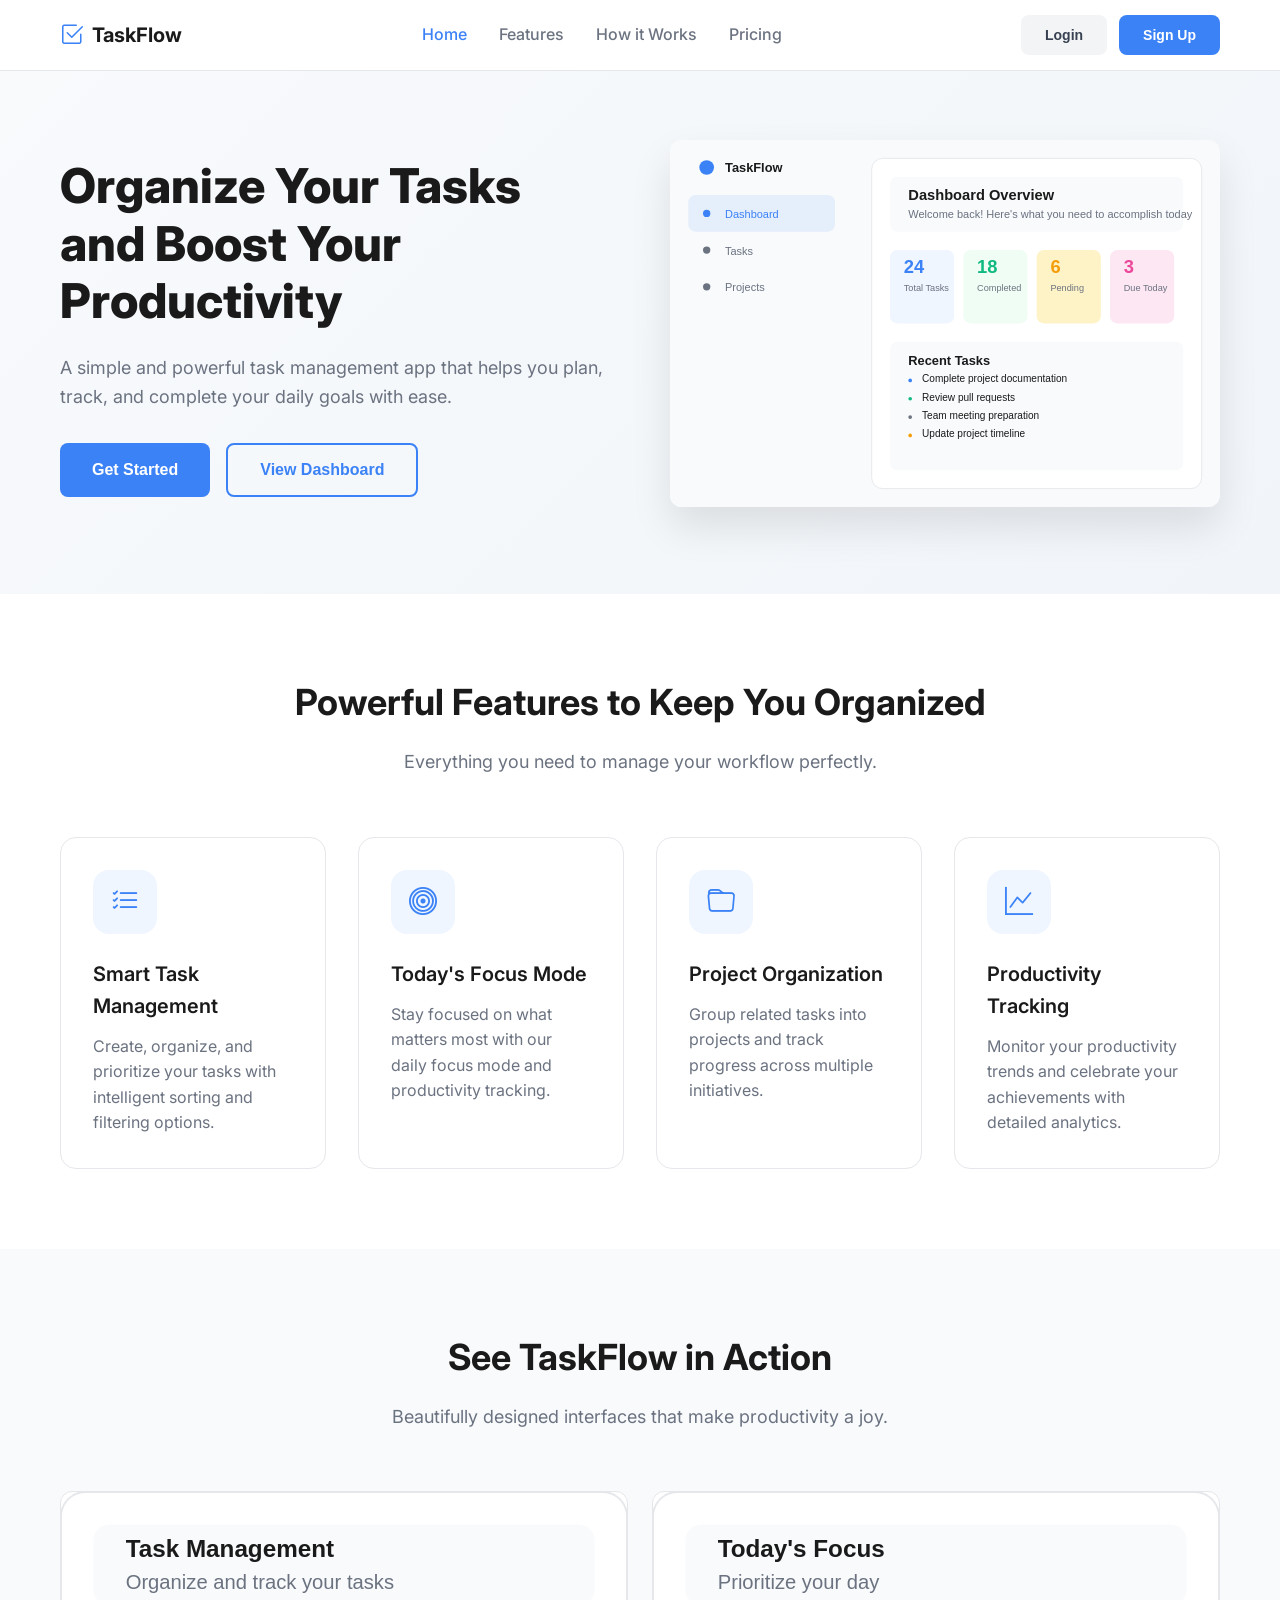
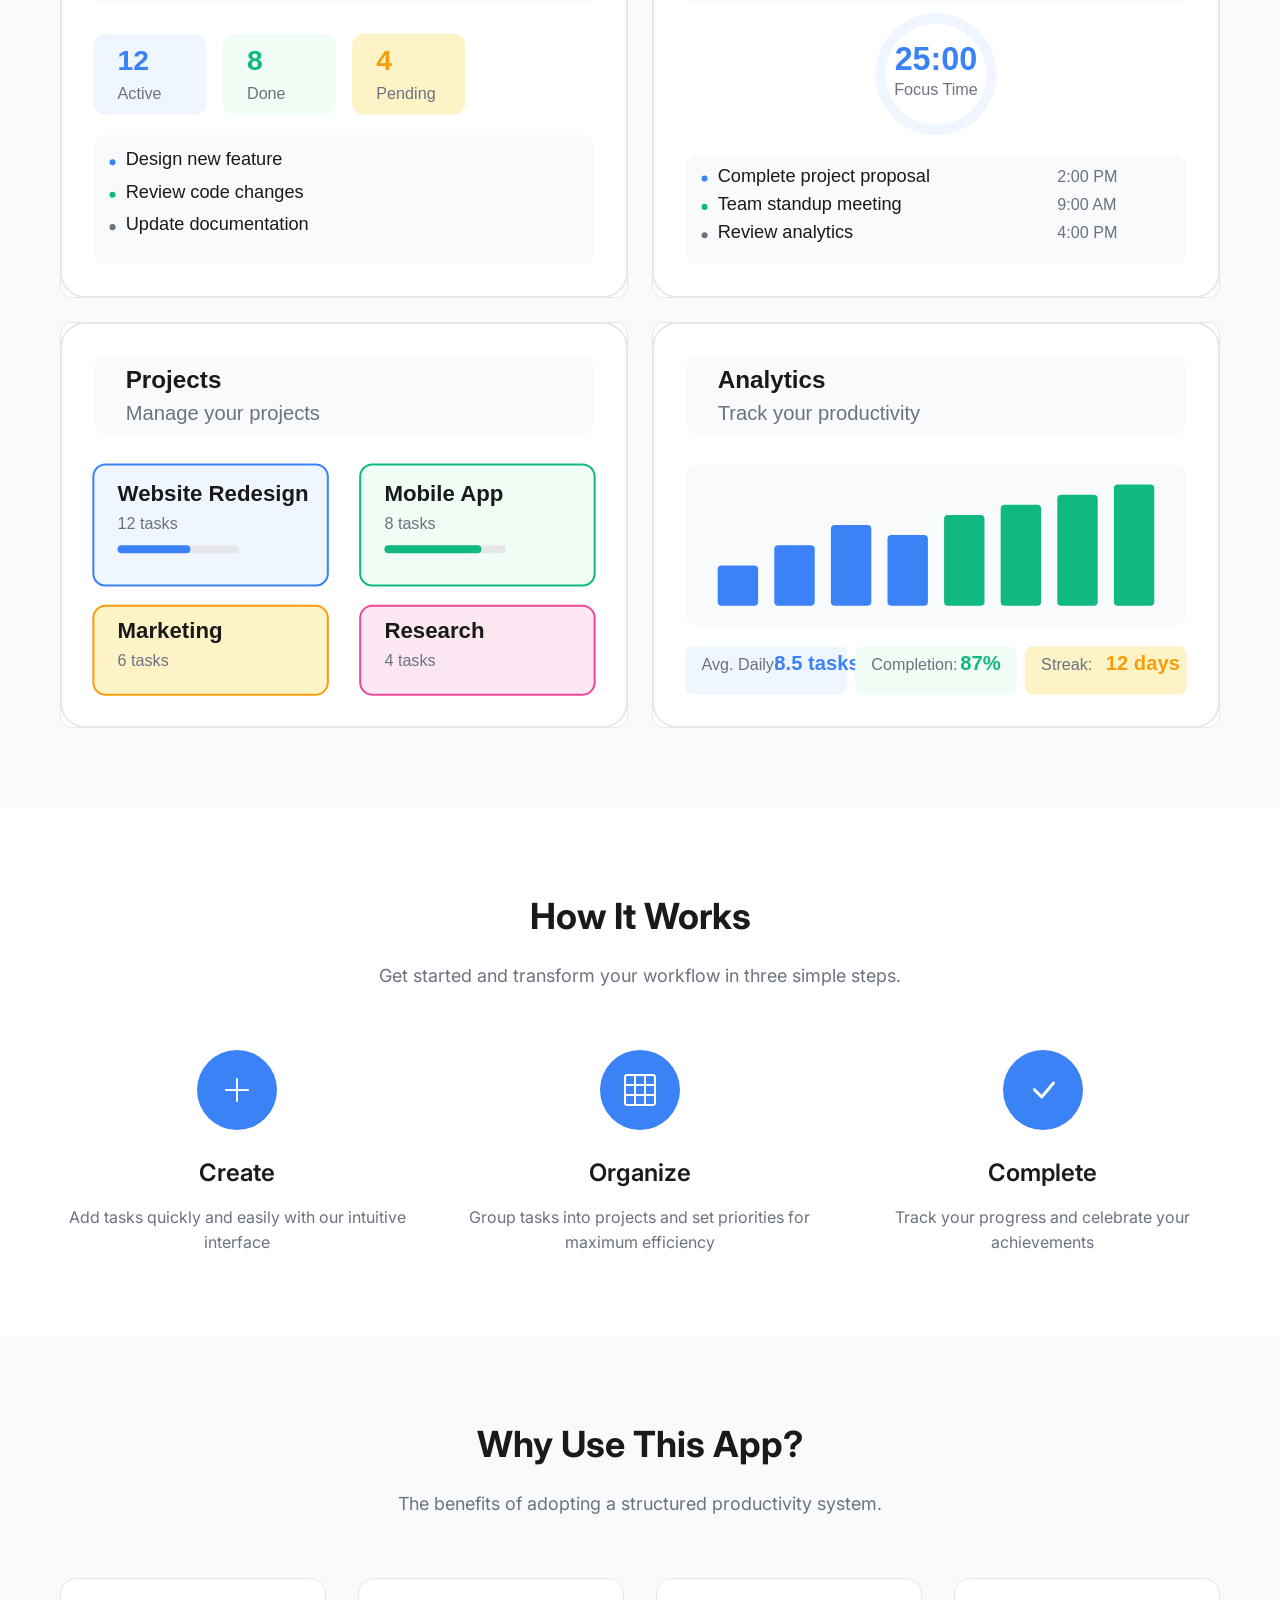
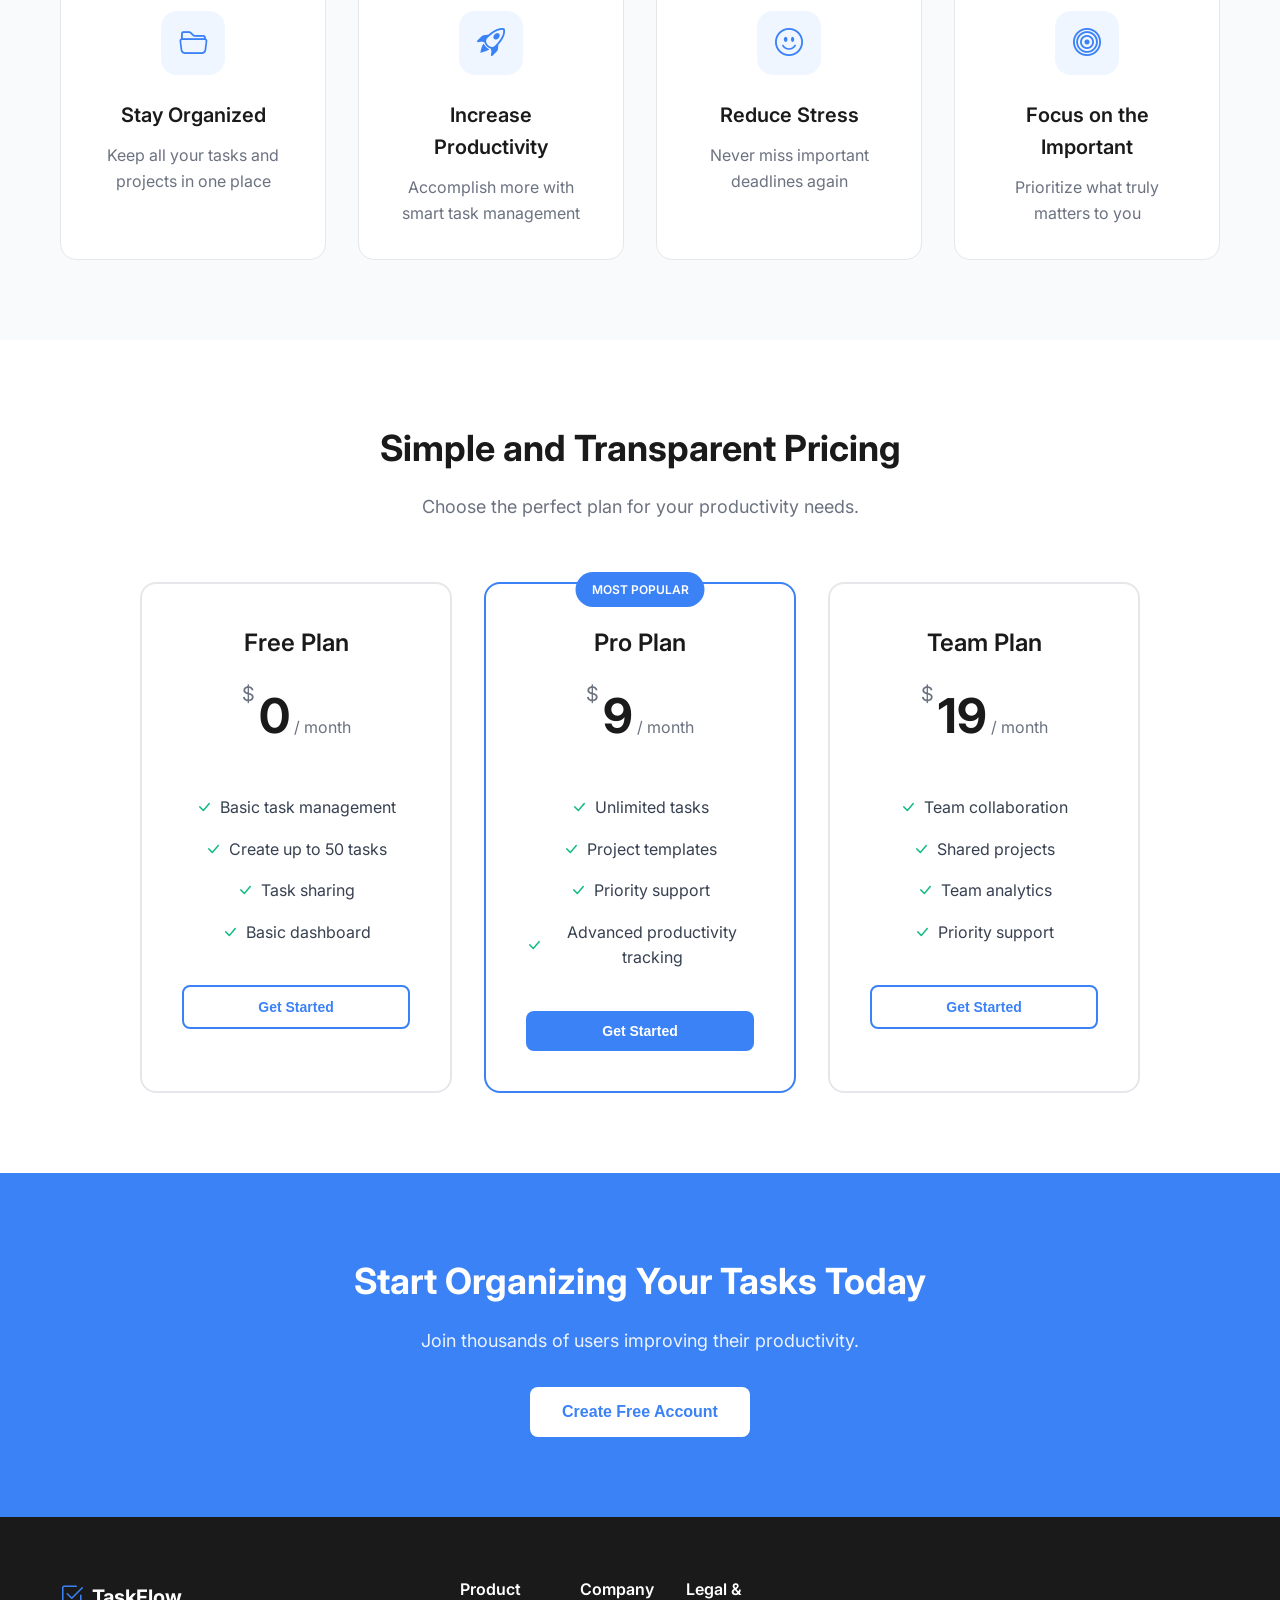
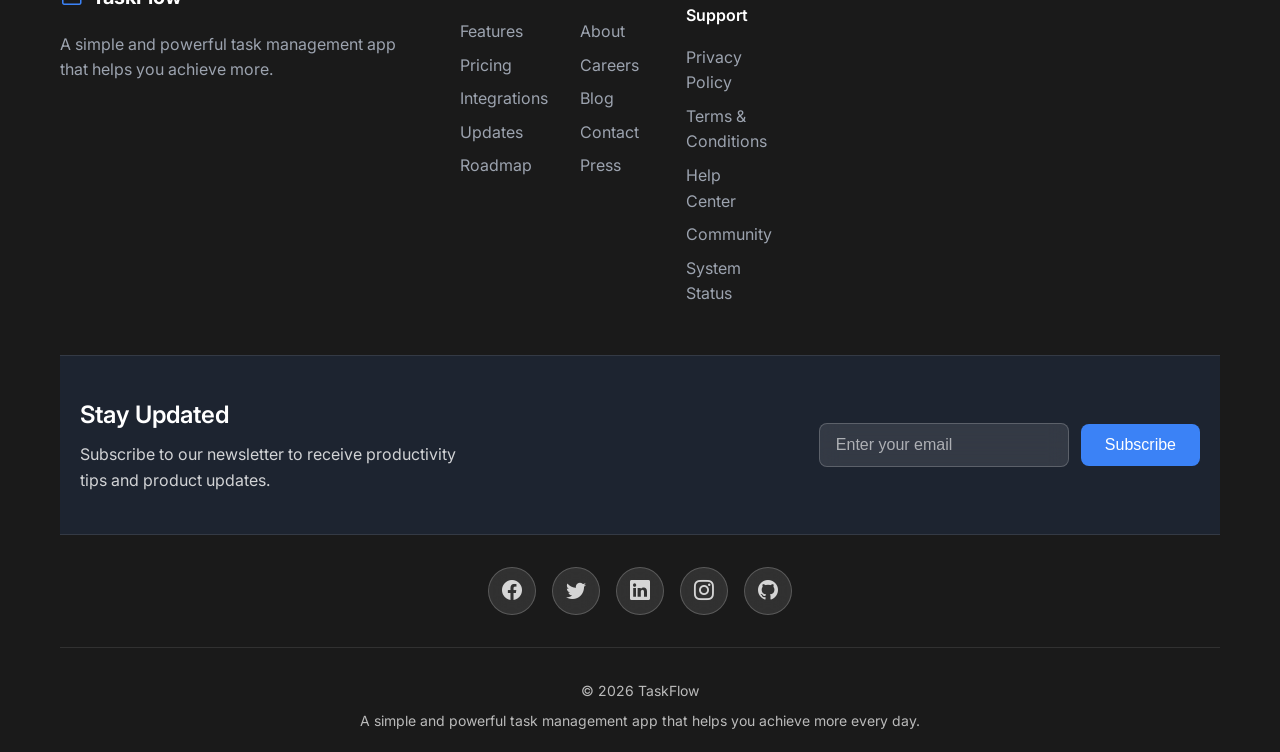
<file: HND Defense App/Ekwoge-Chelsea/index.html>
<!DOCTYPE html>
<html lang="en">
<head>
    <meta charset="UTF-8">
    <meta name="viewport" content="width=device-width, initial-scale=1.0">
    <title>TaskFlow - Organize Your Tasks and Boost Your Productivity</title>
    <link rel="stylesheet" href="landing/style.css">
    <link href="https://cdn.jsdelivr.net/npm/bootstrap-icons@1.11.3/font/bootstrap-icons.css" rel="stylesheet">
    <link rel="preconnect" href="https://fonts.googleapis.com">
    <link rel="preconnect" href="https://fonts.gstatic.com" crossorigin>
    <link href="https://fonts.googleapis.com/css2?family=Inter:wght@300;400;500;600;700;800&display=swap" rel="stylesheet">
</head>
<body>
    <!-- Navigation Bar -->
    <nav class="navbar">
        <div class="nav-container">
            <div class="nav-logo">
                <i class="bi bi-check2-square"></i>
                <span>TaskFlow</span>
            </div>
            
            <div class="nav-menu">
                <a href="#home" class="nav-link">Home</a>
                <a href="#features" class="nav-link">Features</a>
                <a href="#how-it-works" class="nav-link">How it Works</a>
                <a href="#pricing" class="nav-link">Pricing</a>
            </div>
            
            <div class="nav-actions">
                <button class="btn btn-secondary" onclick="window.location.href='login.html'">Login</button>
                <button class="btn btn-primary" onclick="window.location.href='signup.html'">Sign Up</button>
            </div>
            
            <button class="mobile-menu-toggle">
                <i class="bi bi-list"></i>
            </button>
        </div>
    </nav>

    <!-- Hero Section -->
    <section id="home" class="hero">
        <div class="container">
            <div class="hero-content">
                <div class="hero-text">
                    <h1>Organize Your Tasks and Boost Your Productivity</h1>
                    <p>A simple and powerful task management app that helps you plan, track, and complete your daily goals with ease.</p>
                    <div class="hero-buttons">
                        <button class="btn btn-primary btn-large" onclick="window.location.href='signup.html'">Get Started</button>
                        <button class="btn btn-outline btn-large" onclick="window.location.href='dashboard.html'">View Dashboard</button>
                    </div>
                </div>
                <div class="hero-image">
                    <img src="landing/assets/images/dashboard-mockup.svg" alt="TaskFlow Dashboard">
                </div>
            </div>
        </div>
    </section>

    <!-- Powerful Features Section -->
    <section id="features" class="features">
        <div class="container">
            <div class="section-header">
                <h2>Powerful Features to Keep You Organized</h2>
                <p>Everything you need to manage your workflow perfectly.</p>
            </div>
            
            <div class="features-grid">
                <div class="feature-card">
                    <div class="feature-icon">
                        <i class="bi bi-list-check"></i>
                    </div>
                    <h3>Smart Task Management</h3>
                    <p>Create, organize, and prioritize your tasks with intelligent sorting and filtering options.</p>
                </div>
                
                <div class="feature-card">
                    <div class="feature-icon">
                        <i class="bi bi-bullseye"></i>
                    </div>
                    <h3>Today's Focus Mode</h3>
                    <p>Stay focused on what matters most with our daily focus mode and productivity tracking.</p>
                </div>
                
                <div class="feature-card">
                    <div class="feature-icon">
                        <i class="bi bi-folder"></i>
                    </div>
                    <h3>Project Organization</h3>
                    <p>Group related tasks into projects and track progress across multiple initiatives.</p>
                </div>
                
                <div class="feature-card">
                    <div class="feature-icon">
                        <i class="bi bi-graph-up"></i>
                    </div>
                    <h3>Productivity Tracking</h3>
                    <p>Monitor your productivity trends and celebrate your achievements with detailed analytics.</p>
                </div>
            </div>
        </div>
    </section>

    <!-- See TaskFlow in Action Section -->
    <section class="showcase">
        <div class="container">
            <div class="section-header">
                <h2>See TaskFlow in Action</h2>
                <p>Beautifully designed interfaces that make productivity a joy.</p>
            </div>
            
            <div class="showcase-grid">
                <div class="showcase-item">
                    <img src="landing/assets/images/dashboard-preview-1.svg" alt="Dashboard Preview 1">
                </div>
                <div class="showcase-item">
                    <img src="landing/assets/images/dashboard-preview-2.svg" alt="Dashboard Preview 2">
                </div>
                <div class="showcase-item">
                    <img src="landing/assets/images/dashboard-preview-3.svg" alt="Dashboard Preview 3">
                </div>
                <div class="showcase-item">
                    <img src="landing/assets/images/dashboard-preview-4.svg" alt="Dashboard Preview 4">
                </div>
            </div>
        </div>
    </section>

    <!-- How It Works Section -->
    <section id="how-it-works" class="how-it-works">
        <div class="container">
            <div class="section-header">
                <h2>How It Works</h2>
                <p>Get started and transform your workflow in three simple steps.</p>
            </div>
            
            <div class="steps">
                <div class="step">
                    <div class="step-icon">
                        <i class="bi bi-plus-lg"></i>
                    </div>
                    <h3>Create</h3>
                    <p>Add tasks quickly and easily with our intuitive interface</p>
                </div>
                
                <div class="step">
                    <div class="step-icon">
                        <i class="bi bi-grid-3x3"></i>
                    </div>
                    <h3>Organize</h3>
                    <p>Group tasks into projects and set priorities for maximum efficiency</p>
                </div>
                
                <div class="step">
                    <div class="step-icon">
                        <i class="bi bi-check-lg"></i>
                    </div>
                    <h3>Complete</h3>
                    <p>Track your progress and celebrate your achievements</p>
                </div>
            </div>
        </div>
    </section>

    <!-- Why Use This App Section -->
    <section class="benefits">
        <div class="container">
            <div class="section-header">
                <h2>Why Use This App?</h2>
                <p>The benefits of adopting a structured productivity system.</p>
            </div>
            
            <div class="benefits-grid">
                <div class="benefit-card">
                    <div class="benefit-icon">
                        <i class="bi bi-folder2-open"></i>
                    </div>
                    <h3>Stay Organized</h3>
                    <p>Keep all your tasks and projects in one place</p>
                </div>
                
                <div class="benefit-card">
                    <div class="benefit-icon">
                        <i class="bi bi-rocket-takeoff"></i>
                    </div>
                    <h3>Increase Productivity</h3>
                    <p>Accomplish more with smart task management</p>
                </div>
                
                <div class="benefit-card">
                    <div class="benefit-icon">
                        <i class="bi bi-emoji-smile"></i>
                    </div>
                    <h3>Reduce Stress</h3>
                    <p>Never miss important deadlines again</p>
                </div>
                
                <div class="benefit-card">
                    <div class="benefit-icon">
                        <i class="bi bi-bullseye"></i>
                    </div>
                    <h3>Focus on the Important</h3>
                    <p>Prioritize what truly matters to you</p>
                </div>
            </div>
        </div>
    </section>

    <!-- Pricing Section -->
    <section id="pricing" class="pricing">
        <div class="container">
            <div class="section-header">
                <h2>Simple and Transparent Pricing</h2>
                <p>Choose the perfect plan for your productivity needs.</p>
            </div>
            
            <div class="pricing-grid">
                <div class="pricing-card">
                    <div class="pricing-header">
                        <h3>Free Plan</h3>
                        <div class="price">
                            <span class="currency">$</span>
                            <span class="amount">0</span>
                            <span class="period">/ month</span>
                        </div>
                    </div>
                    <div class="pricing-features">
                        <ul>
                            <li><i class="bi bi-check-lg"></i> Basic task management</li>
                            <li><i class="bi bi-check-lg"></i> Create up to 50 tasks</li>
                            <li><i class="bi bi-check-lg"></i> Task sharing</li>
                            <li><i class="bi bi-check-lg"></i> Basic dashboard</li>
                        </ul>
                    </div>
                    <div class="pricing-action">
                        <button class="btn btn-outline" onclick="window.location.href='signup-page.php'">Get Started</button>
                    </div>
                </div>
                
                <div class="pricing-card featured">
                    <div class="pricing-badge">Most Popular</div>
                    <div class="pricing-header">
                        <h3>Pro Plan</h3>
                        <div class="price">
                            <span class="currency">$</span>
                            <span class="amount">9</span>
                            <span class="period">/ month</span>
                        </div>
                    </div>
                    <div class="pricing-features">
                        <ul>
                            <li><i class="bi bi-check-lg"></i> Unlimited tasks</li>
                            <li><i class="bi bi-check-lg"></i> Project templates</li>
                            <li><i class="bi bi-check-lg"></i> Priority support</li>
                            <li><i class="bi bi-check-lg"></i> Advanced productivity tracking</li>
                        </ul>
                    </div>
                    <div class="pricing-action">
                        <button class="btn btn-primary" onclick="window.location.href='signup-page.php'">Get Started</button>
                    </div>
                </div>
                
                <div class="pricing-card">
                    <div class="pricing-header">
                        <h3>Team Plan</h3>
                        <div class="price">
                            <span class="currency">$</span>
                            <span class="amount">19</span>
                            <span class="period">/ month</span>
                        </div>
                    </div>
                    <div class="pricing-features">
                        <ul>
                            <li><i class="bi bi-check-lg"></i> Team collaboration</li>
                            <li><i class="bi bi-check-lg"></i> Shared projects</li>
                            <li><i class="bi bi-check-lg"></i> Team analytics</li>
                            <li><i class="bi bi-check-lg"></i> Priority support</li>
                        </ul>
                    </div>
                    <div class="pricing-action">
                        <button class="btn btn-outline" onclick="window.location.href='signup-page.php'">Get Started</button>
                    </div>
                </div>
            </div>
        </div>
    </section>

    <!-- Call to Action Section -->
    <section class="cta">
        <div class="container">
            <div class="cta-content">
                <h2>Start Organizing Your Tasks Today</h2>
                <p>Join thousands of users improving their productivity.</p>
                <button class="btn btn-primary btn-large" onclick="window.location.href='signup-page.php'">Create Free Account</button>
            </div>
        </div>
    </section>

    <!-- Footer -->
    <footer class="footer">
        <div class="container">
            <div class="footer-content">
                <div class="footer-brand">
                    <div class="footer-logo">
                        <i class="bi bi-check2-square"></i>
                        <span>TaskFlow</span>
                    </div>
                    <p>A simple and powerful task management app that helps you achieve more.</p>
                </div>
                
                <div class="footer-links">
                    <div class="footer-column">
                        <h4>Product</h4>
                        <ul>
                            <li><a href="#features">Features</a></li>
                            <li><a href="#pricing">Pricing</a></li>
                            <li><a href="#">Integrations</a></li>
                            <li><a href="#">Updates</a></li>
                            <li><a href="#">Roadmap</a></li>
                        </ul>
                    </div>
                    
                    <div class="footer-column">
                        <h4>Company</h4>
                        <ul>
                            <li><a href="#">About</a></li>
                            <li><a href="#">Careers</a></li>
                            <li><a href="#">Blog</a></li>
                            <li><a href="#">Contact</a></li>
                            <li><a href="#">Press</a></li>
                        </ul>
                    </div>
                    
                    <div class="footer-column">
                        <h4>Legal & Support</h4>
                        <ul>
                            <li><a href="#">Privacy Policy</a></li>
                            <li><a href="#">Terms & Conditions</a></li>
                            <li><a href="#">Help Center</a></li>
                            <li><a href="#">Community</a></li>
                            <li><a href="#">System Status</a></li>
                        </ul>
                    </div>
                </div>
            </div>
            
            <!-- Newsletter Section -->
            <div class="footer-newsletter">
                <div class="container">
                    <div class="newsletter-content">
                        <div class="newsletter-text">
                            <h3>Stay Updated</h3>
                            <p>Subscribe to our newsletter to receive productivity tips and product updates.</p>
                        </div>
                        <div class="newsletter-form">
                            <input type="email" placeholder="Enter your email" class="newsletter-input">
                            <button class="btn btn-primary newsletter-btn">Subscribe</button>
                        </div>
                    </div>
                </div>
            </div>
            
            <!-- Social Media Section -->
            <div class="footer-social">
                <div class="container">
                    <div class="social-icons">
                        <a href="#" class="social-icon" title="Facebook">
                            <i class="bi bi-facebook"></i>
                        </a>
                        <a href="#" class="social-icon" title="Twitter">
                            <i class="bi bi-twitter"></i>
                        </a>
                        <a href="#" class="social-icon" title="LinkedIn">
                            <i class="bi bi-linkedin"></i>
                        </a>
                        <a href="#" class="social-icon" title="Instagram">
                            <i class="bi bi-instagram"></i>
                        </a>
                        <a href="#" class="social-icon" title="GitHub">
                            <i class="bi bi-github"></i>
                        </a>
                    </div>
                </div>
            </div>
            
            <div class="footer-bottom">
                <p>© 2026 TaskFlow</p>
                <p>A simple and powerful task management app that helps you achieve more every day.</p>
            </div>
        </div>
    </footer>

    <script src="landing/script.js"></script>
</body>
</html>
</file>
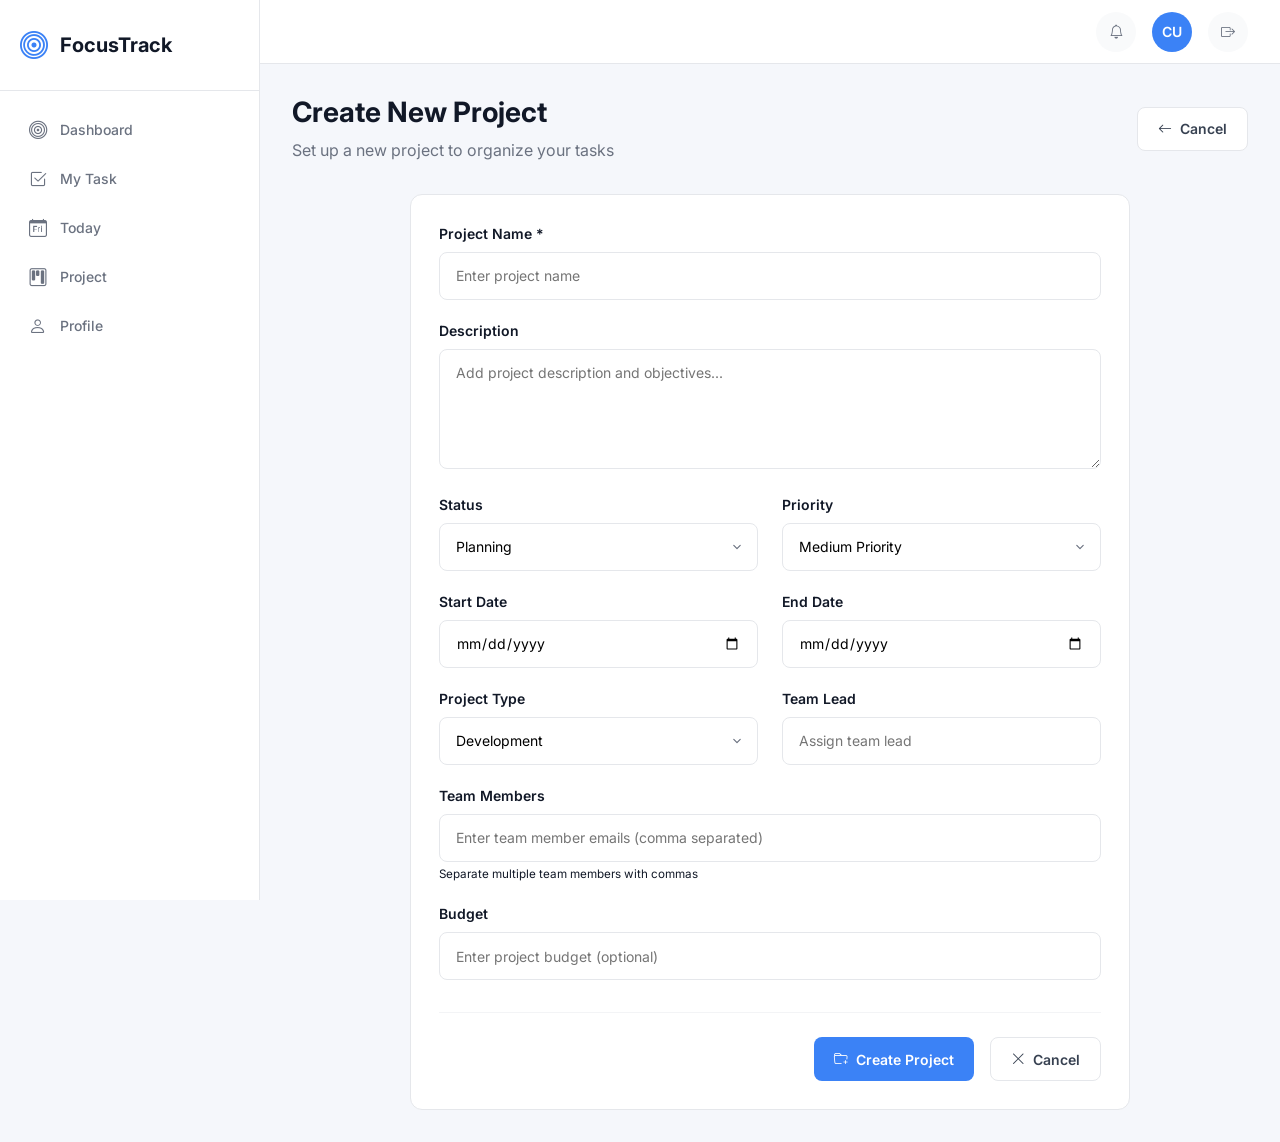
<file: HND Defense App/Ekwoge-Chelsea/create-project.html>
<!DOCTYPE html>
<html lang="en">
<head>
    <meta charset="UTF-8">
    <meta name="viewport" content="width=device-width, initial-scale=1.0">
    <title>Create New Project - FocusTrack</title>
    <link href="https://cdn.jsdelivr.net/npm/bootstrap-icons@1.11.3/font/bootstrap-icons.css" rel="stylesheet">
    <link rel="stylesheet" href="css/style.css">
    <link rel="preconnect" href="https://fonts.googleapis.com">
    <link rel="preconnect" href="https://fonts.gstatic.com" crossorigin>
    <link href="https://fonts.googleapis.com/css2?family=Inter:wght@300;400;500;600;700&display=swap" rel="stylesheet">
</head>
<body>
    <!-- Main Container -->
    <div class="app-container">
        <!-- Sidebar (Desktop) -->
        <aside class="sidebar" id="sidebar">
            <div class="sidebar-header">
                <div class="logo">
                    <i class="bi bi-bullseye"></i>
                    <span>FocusTrack</span>
                </div>
            </div>
            
            <nav class="sidebar-nav">
                <a href="dashboard.html" class="nav-item" data-page="dashboard">
                    <i class="bi bi-bullseye"></i>
                    <span>Dashboard</span>
                </a>
                <a href="my-tasks.html" class="nav-item" data-page="my-tasks">
                    <i class="bi bi-check2-square"></i>
                    <span>My Task</span>
                </a>
                <a href="today.html" class="nav-item" data-page="today">
                    <i class="bi bi-calendar-day"></i>
                    <span>Today</span>
                </a>
                <a href="projects.html" class="nav-item" data-page="projects">
                    <i class="bi bi-kanban"></i>
                    <span>Project</span>
                </a>
                <a href="profile.html" class="nav-item" data-page="profile">
                    <i class="bi bi-person"></i>
                    <span>Profile</span>
                </a>
            </nav>
        </aside>

        <!-- Top Navbar -->
        <nav class="navbar">
            <div class="navbar-actions">
                <a href="#" class="navbar-icon" title="Notifications">
                    <i class="bi bi-bell"></i>
                </a>
                <div class="user-avatar" title="User Profile">
                    <span>CU</span>
                </div>
                <a href="#" class="navbar-icon" title="Logout">
                    <i class="bi bi-box-arrow-right"></i>
                </a>
            </div>
        </nav>

        <!-- Main Content -->
        <main class="main-content">
            <div class="page-container">
                <!-- Page Header -->
                <div class="page-header">
                    <div>
                        <h1 class="page-title">Create New Project</h1>
                        <p class="page-subtitle">Set up a new project to organize your tasks</p>
                    </div>
                    <div>
                        <button class="btn btn-secondary" onclick="window.location.href='projects.html'">
                            <i class="bi bi-arrow-left"></i>
                            Cancel
                        </button>
                    </div>
                </div>

                <!-- Form Card -->
                <div class="form-card">
                    <form id="createProjectForm">
                        <!-- Project Name -->
                        <div class="form-group">
                            <label for="projectName" class="form-label">Project Name *</label>
                            <input type="text" id="projectName" class="input" placeholder="Enter project name" required>
                        </div>

                        <!-- Description -->
                        <div class="form-group">
                            <label for="projectDescription" class="form-label">Description</label>
                            <textarea id="projectDescription" class="form-textarea" placeholder="Add project description and objectives..."></textarea>
                        </div>

                        <!-- Two Column Row -->
                        <div class="form-row">
                            <!-- Status -->
                            <div class="form-group">
                                <label for="projectStatus" class="form-label">Status</label>
                                <select id="projectStatus" class="form-select">
                                    <option value="planning" selected>Planning</option>
                                    <option value="active">Active</option>
                                    <option value="on-hold">On Hold</option>
                                    <option value="completed">Completed</option>
                                </select>
                            </div>

                            <!-- Priority -->
                            <div class="form-group">
                                <label for="projectPriority" class="form-label">Priority</label>
                                <select id="projectPriority" class="form-select">
                                    <option value="low">Low Priority</option>
                                    <option value="medium" selected>Medium Priority</option>
                                    <option value="high">High Priority</option>
                                </select>
                            </div>
                        </div>

                        <!-- Two Column Row -->
                        <div class="form-row">
                            <!-- Start Date -->
                            <div class="form-group">
                                <label for="projectStartDate" class="form-label">Start Date</label>
                                <input type="date" id="projectStartDate" class="input">
                            </div>

                            <!-- End Date -->
                            <div class="form-group">
                                <label for="projectEndDate" class="form-label">End Date</label>
                                <input type="date" id="projectEndDate" class="input">
                            </div>
                        </div>

                        <!-- Two Column Row -->
                        <div class="form-row">
                            <!-- Project Type -->
                            <div class="form-group">
                                <label for="projectType" class="form-label">Project Type</label>
                                <select id="projectType" class="form-select">
                                    <option value="development">Development</option>
                                    <option value="design">Design</option>
                                    <option value="marketing">Marketing</option>
                                    <option value="research">Research</option>
                                    <option value="other">Other</option>
                                </select>
                            </div>

                            <!-- Team Lead -->
                            <div class="form-group">
                                <label for="projectLead" class="form-label">Team Lead</label>
                                <input type="text" id="projectLead" class="input" placeholder="Assign team lead">
                            </div>
                        </div>

                        <!-- Team Members -->
                        <div class="form-group">
                            <label for="projectTeam" class="form-label">Team Members</label>
                            <input type="text" id="projectTeam" class="input" placeholder="Enter team member emails (comma separated)">
                            <small>Separate multiple team members with commas</small>
                        </div>

                        <!-- Budget -->
                        <div class="form-group">
                            <label for="projectBudget" class="form-label">Budget</label>
                            <input type="text" id="projectBudget" class="input" placeholder="Enter project budget (optional)">
                        </div>

                        <!-- Form Actions -->
                        <div class="form-actions">
                            <button type="submit" class="btn btn-primary">
                                <i class="bi bi-folder-plus"></i>
                                Create Project
                            </button>
                            <button type="button" class="btn btn-secondary" onclick="window.location.href='projects.html'">
                                <i class="bi bi-x-lg"></i>
                                Cancel
                            </button>
                        </div>
                    </form>
                </div>
            </div>
        </main>

        <!-- Mobile Header -->
        <header class="mobile-header">
            <div class="mobile-nav">
                <button class="hamburger" id="hamburger">
                    <i class="bi bi-list"></i>
                </button>
                <div class="mobile-logo">
                    <i class="bi bi-folder-plus"></i>
                    <span>Create Project</span>
                </div>
                <div class="mobile-user">
                    <i class="bi bi-person"></i>
                </div>
            </div>
        </header>

        <!-- Mobile Bottom Navigation -->
        <nav class="mobile-nav-footer">
            <a href="dashboard.html" class="nav-item" data-page="dashboard">
                <i class="bi bi-bullseye"></i>
                <span>Dashboard</span>
            </a>
            <a href="my-tasks.html" class="nav-item" data-page="my-tasks">
                <i class="bi bi-check2-square"></i>
                <span>My Task</span>
            </a>
            <a href="today.html" class="nav-item" data-page="today">
                <i class="bi bi-calendar-day"></i>
                <span>Today</span>
            </a>
            <a href="projects.html" class="nav-item" data-page="projects">
                <i class="bi bi-kanban"></i>
                <span>Project</span>
            </a>
            <a href="profile.html" class="nav-item" data-page="profile">
                <i class="bi bi-person"></i>
                <span>Profile</span>
            </a>
        </nav>
    </div>

    <!-- Hidden Content for Mobile Menu -->
    <div class="mobile-menu-overlay" id="mobileMenuOverlay"></div>

    <script src="js/main.js"></script>
    <script>
        document.addEventListener('DOMContentLoaded', function() {
            setupForm();
        });

        function setupForm() {
            const form = document.getElementById('createProjectForm');
            
            // Set minimum date to today
            const today = new Date().toISOString().split('T')[0];
            document.getElementById('projectStartDate').min = today;
            document.getElementById('projectEndDate').min = today;
            
            form.addEventListener('submit', function(e) {
                e.preventDefault();
                handleFormSubmit();
            });
        }

        function handleFormSubmit() {
            const formData = {
                name: document.getElementById('projectName').value,
                description: document.getElementById('projectDescription').value,
                status: document.getElementById('projectStatus').value,
                priority: document.getElementById('projectPriority').value,
                startDate: document.getElementById('projectStartDate').value,
                endDate: document.getElementById('projectEndDate').value,
                type: document.getElementById('projectType').value,
                lead: document.getElementById('projectLead').value,
                team: document.getElementById('projectTeam').value,
                budget: document.getElementById('projectBudget').value
            };

            console.log('Creating project:', formData);
            
            // Simulate project creation
            alert('Project created successfully!');
            
            // Redirect to projects page
            window.location.href = 'projects.html';
        }
    </script>

    <style>
        /* Form Card */
        .form-card {
            background: #FFFFFF;
            border: 1px solid #E5E7EB;
            border-radius: 12px;
            padding: 28px;
            max-width: 720px;
            margin: 0 auto;
        }

        /* Form Layout */
        .form-row {
            display: grid;
            grid-template-columns: 1fr 1fr;
            gap: 24px;
        }

        .form-actions {
            display: flex;
            gap: 16px;
            justify-content: flex-end;
            margin-top: 32px;
            padding-top: 24px;
            border-top: 1px solid #F3F4F6;
        }

        /* Input Field Optimization */
        .input {
            width: 100%;
            height: 48px;
            border: 1px solid #E5E7EB;
            border-radius: 8px;
            padding: 0 16px;
            font-size: 14px;
            background: #FFFFFF;
            transition: border-color 0.2s ease, box-shadow 0.2s ease;
        }

        .input:focus {
            border-color: #3B82F6;
            box-shadow: 0 0 0 2px rgba(59,130,246,0.15);
            outline: none;
        }

        /* Textarea */
        .form-textarea {
            width: 100%;
            min-height: 120px;
            padding: 12px 16px;
            border: 1px solid #E5E7EB;
            border-radius: 8px;
            resize: vertical;
            font-size: 14px;
            font-family: Inter, system-ui, sans-serif;
            line-height: 1.5;
            transition: border-color 0.2s ease, box-shadow 0.2s ease;
        }

        .form-textarea:focus {
            border-color: #3B82F6;
            box-shadow: 0 0 0 2px rgba(59,130,246,0.15);
            outline: none;
        }

        /* Select Fields */
        .form-select {
            width: 100%;
            height: 48px;
            border: 1px solid #E5E7EB;
            border-radius: 8px;
            padding: 0 16px;
            font-size: 14px;
            background: #FFFFFF;
            cursor: pointer;
            transition: border-color 0.2s ease, box-shadow 0.2s ease;
            appearance: none;
            background-image: url("data:image/svg+xml,%3csvg xmlns='http://www.w3.org/2000/svg' fill='none' viewBox='0 0 20 20'%3e%3cpath stroke='%236b7280' stroke-linecap='round' stroke-linejoin='round' stroke-width='1.5' d='M6 8l4 4 4-4'/%3e%3c/svg%3e");
            background-position: right 12px center;
            background-repeat: no-repeat;
            background-size: 16px;
        }

        .form-select:focus {
            border-color: #3B82F6;
            box-shadow: 0 0 0 2px rgba(59,130,246,0.15);
            outline: none;
        }

        /* Responsive Design */
        @media (max-width: 768px) {
            .form-card {
                padding: 20px;
                margin: 0 16px;
            }

            .form-row {
                grid-template-columns: 1fr;
                gap: 20px;
            }

            .form-actions {
                flex-direction: column;
                gap: 12px;
            }

            .form-actions .btn {
                width: 100%;
                justify-content: center;
            }

            .page-header {
                flex-direction: column;
                gap: 16px;
                align-items: stretch;
            }
        }

        @media (max-width: 480px) {
            .form-card {
                padding: 16px;
                margin: 0 12px;
            }

            .input,
            .form-select {
                height: 44px;
                padding: 0 12px;
                font-size: 16px; /* Prevent zoom on iOS */
            }

            .form-textarea {
                padding: 10px 12px;
                font-size: 16px;
            }
        }
    </style>
</body>
</html>
</file>
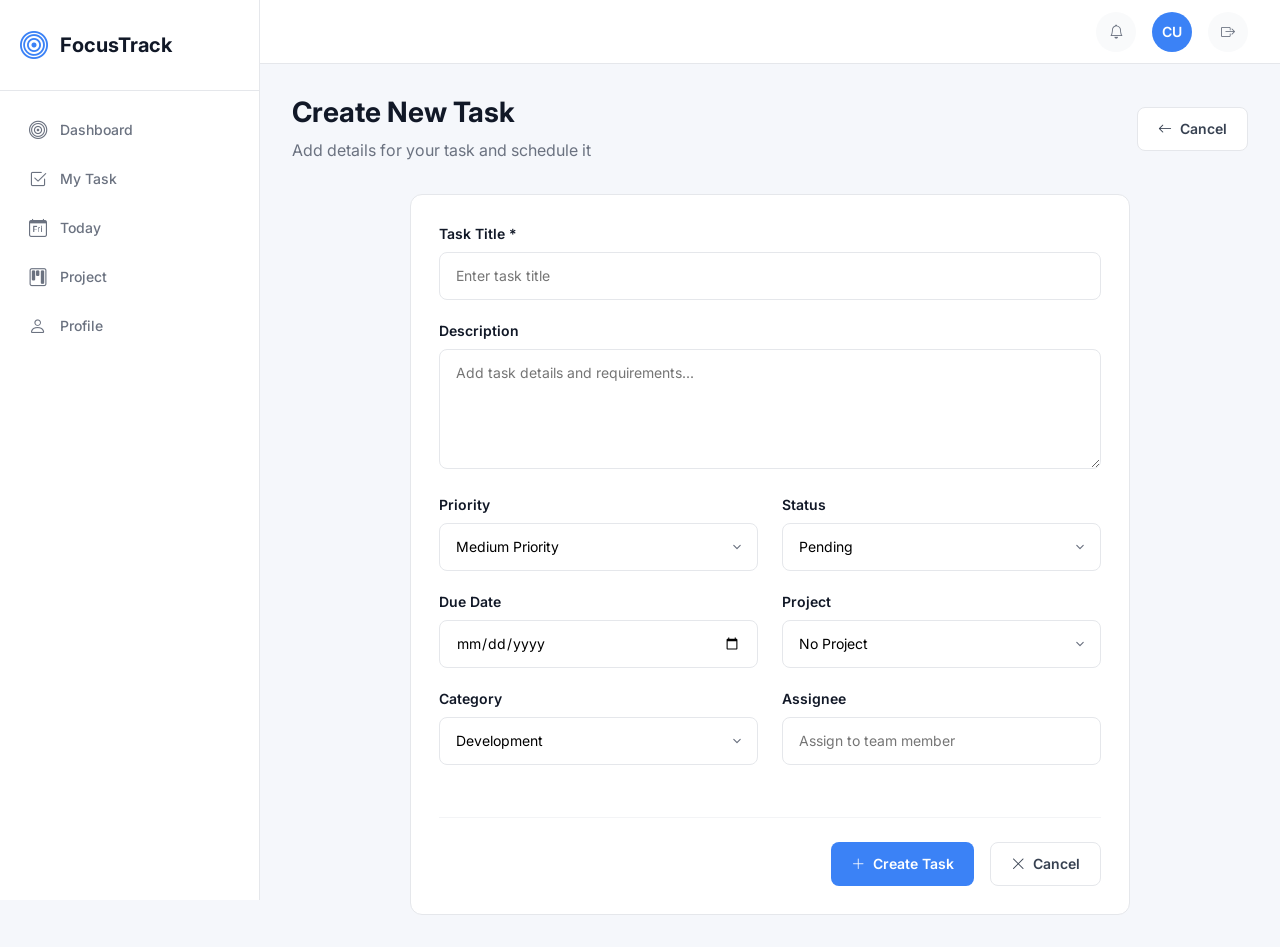
<file: HND Defense App/Ekwoge-Chelsea/create-task.html>
<!DOCTYPE html>
<html lang="en">
<head>
    <meta charset="UTF-8">
    <meta name="viewport" content="width=device-width, initial-scale=1.0">
    <title>Create New Task - FocusTrack</title>
    <link href="https://cdn.jsdelivr.net/npm/bootstrap-icons@1.11.3/font/bootstrap-icons.css" rel="stylesheet">
    <link rel="stylesheet" href="css/style.css">
    <link rel="preconnect" href="https://fonts.googleapis.com">
    <link rel="preconnect" href="https://fonts.gstatic.com" crossorigin>
    <link href="https://fonts.googleapis.com/css2?family=Inter:wght@300;400;500;600;700&display=swap" rel="stylesheet">
</head>
<body>
    <!-- Main Container -->
    <div class="app-container">
        <!-- Sidebar (Desktop) -->
        <aside class="sidebar" id="sidebar">
            <div class="sidebar-header">
                <div class="logo">
                    <i class="bi bi-bullseye"></i>
                    <span>FocusTrack</span>
                </div>
            </div>
            
            <nav class="sidebar-nav">
                <a href="dashboard.html" class="nav-item" data-page="dashboard">
                    <i class="bi bi-bullseye"></i>
                    <span>Dashboard</span>
                </a>
                <a href="my-tasks.html" class="nav-item" data-page="my-tasks">
                    <i class="bi bi-check2-square"></i>
                    <span>My Task</span>
                </a>
                <a href="today.html" class="nav-item" data-page="today">
                    <i class="bi bi-calendar-day"></i>
                    <span>Today</span>
                </a>
                <a href="projects.html" class="nav-item" data-page="projects">
                    <i class="bi bi-kanban"></i>
                    <span>Project</span>
                </a>
                <a href="profile.html" class="nav-item" data-page="profile">
                    <i class="bi bi-person"></i>
                    <span>Profile</span>
                </a>
            </nav>
        </aside>

        <!-- Top Navbar -->
        <nav class="navbar">
            <div class="navbar-actions">
                <a href="#" class="navbar-icon" title="Notifications">
                    <i class="bi bi-bell"></i>
                </a>
                <div class="user-avatar" title="User Profile">
                    <span>CU</span>
                </div>
                <a href="#" class="navbar-icon" title="Logout">
                    <i class="bi bi-box-arrow-right"></i>
                </a>
            </div>
        </nav>

        <!-- Main Content -->
        <main class="main-content">
            <div class="page-container">
                <!-- Page Header -->
                <div class="page-header">
                    <div>
                        <h1 class="page-title">Create New Task</h1>
                        <p class="page-subtitle">Add details for your task and schedule it</p>
                    </div>
                    <div>
                        <button class="btn btn-secondary" onclick="window.location.href='my-tasks.html'">
                            <i class="bi bi-arrow-left"></i>
                            Cancel
                        </button>
                    </div>
                </div>

                <!-- Form Card -->
                <div class="form-card">
                    <form id="createTaskForm">
                        <!-- Task Title -->
                        <div class="form-group">
                            <label for="taskTitle" class="form-label">Task Title *</label>
                            <input type="text" id="taskTitle" class="input" placeholder="Enter task title" required>
                        </div>

                        <!-- Description -->
                        <div class="form-group">
                            <label for="taskDescription" class="form-label">Description</label>
                            <textarea id="taskDescription" class="form-textarea" placeholder="Add task details and requirements..."></textarea>
                        </div>

                        <!-- Two Column Row -->
                        <div class="form-row">
                            <!-- Priority -->
                            <div class="form-group">
                                <label for="taskPriority" class="form-label">Priority</label>
                                <select id="taskPriority" class="form-select">
                                    <option value="low">Low Priority</option>
                                    <option value="medium" selected>Medium Priority</option>
                                    <option value="high">High Priority</option>
                                </select>
                            </div>

                            <!-- Status -->
                            <div class="form-group">
                                <label for="taskStatus" class="form-label">Status</label>
                                <select id="taskStatus" class="form-select">
                                    <option value="pending" selected>Pending</option>
                                    <option value="in-progress">In Progress</option>
                                </select>
                            </div>
                        </div>

                        <!-- Two Column Row -->
                        <div class="form-row">
                            <!-- Due Date -->
                            <div class="form-group">
                                <label for="taskDueDate" class="form-label">Due Date</label>
                                <input type="date" id="taskDueDate" class="input">
                            </div>

                            <!-- Project -->
                            <div class="form-group">
                                <label for="taskProject" class="form-label">Project</label>
                                <select id="taskProject" class="form-select">
                                    <option value="">No Project</option>
                                    <option value="1">Website Redesign</option>
                                    <option value="2">Mobile App Development</option>
                                    <option value="3">Marketing Campaign</option>
                                </select>
                            </div>
                        </div>

                        <!-- Two Column Row -->
                        <div class="form-row">
                            <!-- Category -->
                            <div class="form-group">
                                <label for="taskCategory" class="form-label">Category</label>
                                <select id="taskCategory" class="form-select">
                                    <option value="development">Development</option>
                                    <option value="design">Design</option>
                                    <option value="marketing">Marketing</option>
                                    <option value="management">Management</option>
                                    <option value="other">Other</option>
                                </select>
                            </div>

                            <!-- Assignee -->
                            <div class="form-group">
                                <label for="taskAssignee" class="form-label">Assignee</label>
                                <input type="text" id="taskAssignee" class="input" placeholder="Assign to team member">
                            </div>
                        </div>

                        <!-- Form Actions -->
                        <div class="form-actions">
                            <button type="submit" class="btn btn-primary">
                                <i class="bi bi-plus-lg"></i>
                                Create Task
                            </button>
                            <button type="button" class="btn btn-secondary" onclick="window.location.href='my-tasks.html'">
                                <i class="bi bi-x-lg"></i>
                                Cancel
                            </button>
                        </div>
                    </form>
                </div>
            </div>
        </main>

        <!-- Mobile Header -->
        <header class="mobile-header">
            <div class="mobile-nav">
                <button class="hamburger" id="hamburger">
                    <i class="bi bi-list"></i>
                </button>
                <div class="mobile-logo">
                    <i class="bi bi-plus-lg"></i>
                    <span>Create Task</span>
                </div>
                <div class="mobile-user">
                    <i class="bi bi-person"></i>
                </div>
            </div>
        </header>

        <!-- Mobile Bottom Navigation -->
        <nav class="mobile-nav-footer">
            <a href="dashboard.html" class="nav-item" data-page="dashboard">
                <i class="bi bi-bullseye"></i>
                <span>Dashboard</span>
            </a>
            <a href="my-tasks.html" class="nav-item" data-page="my-tasks">
                <i class="bi bi-check2-square"></i>
                <span>My Task</span>
            </a>
            <a href="today.html" class="nav-item" data-page="today">
                <i class="bi bi-calendar-day"></i>
                <span>Today</span>
            </a>
            <a href="projects.html" class="nav-item" data-page="projects">
                <i class="bi bi-kanban"></i>
                <span>Project</span>
            </a>
            <a href="profile.html" class="nav-item" data-page="profile">
                <i class="bi bi-person"></i>
                <span>Profile</span>
            </a>
        </nav>
    </div>

    <!-- Hidden Content for Mobile Menu -->
    <div class="mobile-menu-overlay" id="mobileMenuOverlay"></div>

    <script src="js/main.js"></script>
    <script>
        document.addEventListener('DOMContentLoaded', function() {
            setupForm();
        });

        function setupForm() {
            const form = document.getElementById('createTaskForm');
            
            // Set minimum date to today
            const today = new Date().toISOString().split('T')[0];
            document.getElementById('taskDueDate').min = today;
            
            form.addEventListener('submit', function(e) {
                e.preventDefault();
                handleFormSubmit();
            });
        }

        function handleFormSubmit() {
            const formData = {
                title: document.getElementById('taskTitle').value,
                description: document.getElementById('taskDescription').value,
                priority: document.getElementById('taskPriority').value,
                status: document.getElementById('taskStatus').value,
                dueDate: document.getElementById('taskDueDate').value,
                project: document.getElementById('taskProject').value,
                category: document.getElementById('taskCategory').value,
                assignee: document.getElementById('taskAssignee').value
            };

            console.log('Creating task:', formData);
            
            // Simulate task creation
            alert('Task created successfully!');
            
            // Redirect to tasks page
            window.location.href = 'my-tasks.html';
        }
    </script>

    <style>
        /* Form Card */
        .form-card {
            background: #FFFFFF;
            border: 1px solid #E5E7EB;
            border-radius: 12px;
            padding: 28px;
            max-width: 720px;
            margin: 0 auto;
        }

        /* Form Layout */
        .form-row {
            display: grid;
            grid-template-columns: 1fr 1fr;
            gap: 24px;
        }

        .form-actions {
            display: flex;
            gap: 16px;
            justify-content: flex-end;
            margin-top: 32px;
            padding-top: 24px;
            border-top: 1px solid #F3F4F6;
        }

        /* Input Field Optimization */
        .input {
            width: 100%;
            height: 48px;
            border: 1px solid #E5E7EB;
            border-radius: 8px;
            padding: 0 16px;
            font-size: 14px;
            background: #FFFFFF;
            transition: border-color 0.2s ease, box-shadow 0.2s ease;
        }

        .input:focus {
            border-color: #3B82F6;
            box-shadow: 0 0 0 2px rgba(59,130,246,0.15);
            outline: none;
        }

        /* Textarea */
        .form-textarea {
            width: 100%;
            min-height: 120px;
            padding: 12px 16px;
            border: 1px solid #E5E7EB;
            border-radius: 8px;
            resize: vertical;
            font-size: 14px;
            font-family: Inter, system-ui, sans-serif;
            line-height: 1.5;
            transition: border-color 0.2s ease, box-shadow 0.2s ease;
        }

        .form-textarea:focus {
            border-color: #3B82F6;
            box-shadow: 0 0 0 2px rgba(59,130,246,0.15);
            outline: none;
        }

        /* Select Fields */
        .form-select {
            width: 100%;
            height: 48px;
            border: 1px solid #E5E7EB;
            border-radius: 8px;
            padding: 0 16px;
            font-size: 14px;
            background: #FFFFFF;
            cursor: pointer;
            transition: border-color 0.2s ease, box-shadow 0.2s ease;
            appearance: none;
            background-image: url("data:image/svg+xml,%3csvg xmlns='http://www.w3.org/2000/svg' fill='none' viewBox='0 0 20 20'%3e%3cpath stroke='%236b7280' stroke-linecap='round' stroke-linejoin='round' stroke-width='1.5' d='M6 8l4 4 4-4'/%3e%3c/svg%3e");
            background-position: right 12px center;
            background-repeat: no-repeat;
            background-size: 16px;
        }

        .form-select:focus {
            border-color: #3B82F6;
            box-shadow: 0 0 0 2px rgba(59,130,246,0.15);
            outline: none;
        }

        /* Responsive Design */
        @media (max-width: 768px) {
            .form-card {
                padding: 20px;
                margin: 0 16px;
            }

            .form-row {
                grid-template-columns: 1fr;
                gap: 20px;
            }

            .form-actions {
                flex-direction: column;
                gap: 12px;
            }

            .form-actions .btn {
                width: 100%;
                justify-content: center;
            }

            .page-header {
                flex-direction: column;
                gap: 16px;
                align-items: stretch;
            }
        }

        @media (max-width: 480px) {
            .form-card {
                padding: 16px;
                margin: 0 12px;
            }

            .input,
            .form-select {
                height: 44px;
                padding: 0 12px;
                font-size: 16px; /* Prevent zoom on iOS */
            }

            .form-textarea {
                padding: 10px 12px;
                font-size: 16px;
            }
        }
    </style>
</body>
</html>
</file>
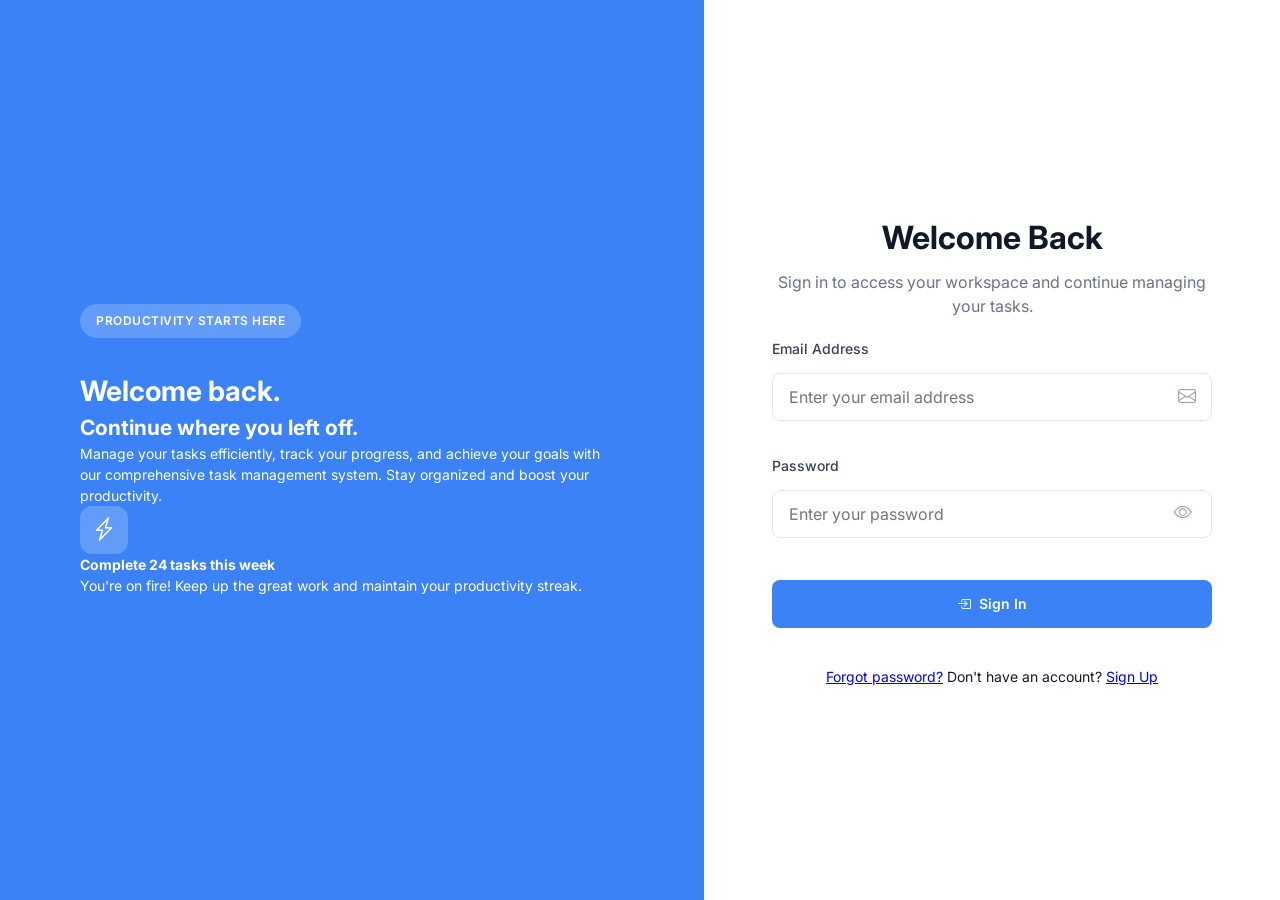
<file: HND Defense App/Ekwoge-Chelsea/login.html>
<!DOCTYPE html>
<html lang="en">
<head>
    <meta charset="UTF-8">
    <meta name="viewport" content="width=device-width, initial-scale=1.0">
    <title>Login - FocusTrack</title>
    <link href="https://cdn.jsdelivr.net/npm/bootstrap-icons@1.11.3/font/bootstrap-icons.css" rel="stylesheet">
    <link rel="stylesheet" href="css/style.css">
    <link rel="preconnect" href="https://fonts.gstatic.com" crossorigin>
    <link href="https://fonts.googleapis.com/css2?family=Inter:wght@300;400;500;600;700&display=swap" rel="stylesheet">
</head>
<body class="auth-body">
    <div class="auth-container">
        <!-- Left Panel -->
        <div class="auth-left">
            <div class="auth-content">
                <div class="auth-badge">Productivity starts here</div>
                <h1>Welcome back.</h1>
                <h2>Continue where you left off.</h2>
                <p>Manage your tasks efficiently, track your progress, and achieve your goals with our comprehensive task management system. Stay organized and boost your productivity.</p>
                
                <div class="feature-card">
                    <div class="feature-icon">
                        <i class="bi bi-lightning-charge"></i>
                    </div>
                    <div class="feature-text">
                        <h4>Complete 24 tasks this week</h4>
                        <p>You're on fire! Keep up the great work and maintain your productivity streak.</p>
                    </div>
                </div>
            </div>
        </div>
        
        <!-- Right Panel -->
        <div class="auth-right">
            <div class="auth-form-container">
                <div class="auth-header">
                    <h1>Welcome Back</h1>
                    <p>Sign in to access your workspace and continue managing your tasks.</p>
                </div>
                
                <div id="errorMessages" class="error-messages" style="display: none;"></div>
                
                <form id="loginForm" class="auth-form" method="POST" action="login.php">
                    <div class="form-group">
                        <label for="email" class="form-label">Email Address</label>
                        <div class="input-wrapper">
                            <input type="email" id="email" name="email" class="input" placeholder="Enter your email address" required>
                            <i class="bi bi-envelope input-icon-right"></i>
                        </div>
                    </div>
                    
                    <div class="form-group">
                        <label for="password" class="form-label">Password</label>
                        <div class="input-wrapper">
                            <input type="password" id="password" name="password" class="input" placeholder="Enter your password" required>
                            <button type="button" class="password-toggle" onclick="togglePassword('password')">
                                <i class="bi bi-eye" id="password-toggle-icon"></i>
                            </button>
                        </div>
                    </div>
                    
                    <div class="form-actions">
                        <button type="submit" class="btn btn-primary btn-full">
                            <i class="bi bi-box-arrow-in-right"></i>
                            Sign In
                        </button>
                    </div>
                    
                    <div class="form-links">
                        <a href="#" class="link">Forgot password?</a>
                        <span>Don't have an account? <a href="signup.html" class="link">Sign Up</a></span>
                    </div>
                </form>
            </div>
        </div>
    </div>

    <script>
        function togglePassword(fieldId) {
            const passwordField = document.getElementById(fieldId);
            const toggleIcon = document.getElementById(fieldId + '-toggle-icon');
            
            if (passwordField.type === 'password') {
                passwordField.type = 'text';
                toggleIcon.classList.remove('bi-eye');
                toggleIcon.classList.add('bi-eye-slash');
            } else {
                passwordField.type = 'password';
                toggleIcon.classList.remove('bi-eye-slash');
                toggleIcon.classList.add('bi-eye');
            }
        }

        document.getElementById('loginForm').addEventListener('submit', function(e) {
            e.preventDefault();
            
            const email = document.getElementById('email').value;
            const password = document.getElementById('password').value;
            
            // Basic validation
            if (!email || !password) {
                alert('Please fill in all fields');
                return;
            }
            
            // Create form data
            const formData = new FormData();
            formData.append('email', email);
            formData.append('password', password);
            
            // Submit to login.php
            fetch('login.php', {
                method: 'POST',
                body: formData
            })
            .then(response => response.json())
            .then(data => {
                if (data && data.success) {
                    window.location.href = data.redirect || 'dashboard.php';
                    return;
                }
                showError((data && data.message) ? data.message : 'Invalid email or password. Please try again.');
            })
            .catch(error => {
                console.error('Error:', error);
                showError('Login failed. Please try again.');
            });
        });

        function showError(message) {
            const errorDiv = document.getElementById('errorMessages');
            errorDiv.textContent = message;
            errorDiv.style.display = 'block';
            
            // Hide error after 5 seconds
            setTimeout(() => {
                errorDiv.style.display = 'none';
            }, 5000);
        }

        // Check for login errors on page load
        window.addEventListener('load', function() {
            const urlParams = new URLSearchParams(window.location.search);
            const error = urlParams.get('error');
            if (error) {
                showError(decodeURIComponent(error));
            }
        });
    </script>

    <style>
        /* Auth Body */
        .auth-body {
            margin: 0;
            padding: 0;
            font-family: Inter, system-ui, sans-serif;
            background: #F5F7FB;
            min-height: 100vh;
            overflow-x: hidden;
            overflow-y: auto;
        }

        /* Auth Container */
        .auth-container {
            display: flex;
            min-height: 100vh;
            width: 100%;
        }

        /* Left Panel */
        .auth-left {
            width: 55%;
            background: #3B82F6;
            display: flex;
            flex-direction: column;
            justify-content: center;
            padding: 60px 80px;
            color: white;
            position: relative;
        }

        .auth-branding {
            max-width: 480px;
        }

        .auth-badge {
            display: inline-block;
            background: rgba(255, 255, 255, 0.2);
            color: white;
            padding: 8px 16px;
            border-radius: 20px;
            font-size: 12px;
            font-weight: 600;
            text-transform: uppercase;
            letter-spacing: 0.5px;
            margin-bottom: 32px;
        }

        .auth-title {
            font-size: 48px;
            font-weight: 700;
            margin: 0 0 16px 0;
            line-height: 1.1;
        }

        .auth-subtitle {
            font-size: 28px;
            font-weight: 600;
            margin: 0 0 24px 0;
            opacity: 0.9;
            line-height: 1.2;
        }

        .auth-description {
            font-size: 16px;
            line-height: 1.6;
            margin: 0 0 48px 0;
            opacity: 0.8;
        }

        .auth-feature {
            display: flex;
            align-items: center;
            gap: 20px;
            background: rgba(255, 255, 255, 0.1);
            padding: 24px;
            border-radius: 16px;
            backdrop-filter: blur(10px);
        }

        .feature-icon {
            width: 48px;
            height: 48px;
            background: rgba(255, 255, 255, 0.2);
            border-radius: 12px;
            display: flex;
            align-items: center;
            justify-content: center;
        }

        .feature-icon i {
            font-size: 24px;
            color: white;
        }

        .feature-content h4 {
            font-size: 16px;
            font-weight: 600;
            margin: 0 0 8px 0;
        }

        .feature-content p {
            font-size: 14px;
            margin: 0;
            opacity: 0.8;
        }

        /* Right Panel */
        .auth-right {
            width: 45%;
            background: white;
            display: flex;
            align-items: center;
            justify-content: center;
            padding: 40px;
        }

        .auth-form-container {
            width: 100%;
            max-width: 440px;
        }

        .auth-header {
            text-align: center;
            margin-bottom: 20px;
        }

        .auth-header h1 {
            font-size: 32px;
            font-weight: 700;
            color: #111827;
            margin: 0 0 8px 0;
        }

        .auth-header p {
            font-size: 16px;
            color: #6B7280;
            margin: 0 0 16px 0;
            line-height: 1.5;
        }

        .auth-form {
            display: flex;
            flex-direction: column;
            gap: 14px;
        }

        .form-group {
            display: flex;
            flex-direction: column;
            gap: 6px;
        }

        .form-label {
            font-size: 14px;
            font-weight: 500;
            color: #374151;
        }

        .input-wrapper {
            position: relative;
            display: flex;
            align-items: center;
        }

        .input {
            width: 100%;
            height: 48px;
            padding: 0 48px 0 16px;
            border: 1px solid #E5E7EB;
            border-radius: 8px;
            font-size: 16px;
            transition: border-color 0.2s, box-shadow 0.2s;
        }

        .input:focus {
            outline: none;
            border-color: #3B82F6;
            box-shadow: 0 0 0 3px rgba(59, 130, 246, 0.1);
        }

        .input-icon-right {
            position: absolute;
            right: 16px;
            color: #9CA3AF;
            font-size: 18px;
            pointer-events: none;
        }

        .password-toggle {
            position: absolute;
            right: 12px;
            background: none;
            border: none;
            color: #9CA3AF;
            cursor: pointer;
            padding: 8px;
            border-radius: 4px;
            transition: color 0.2s;
        }

        .password-toggle:hover {
            color: #3B82F6;
        }

        .form-actions {
            margin-top: 4px;
        }

        .input-icon {
            position: absolute;
            left: 16px;
            color: #9CA3AF;
            font-size: 18px;
            z-index: 1;
        }

        .password-toggle {
            position: absolute;
            right: 16px;
            background: none;
            border: none;
            color: #9CA3AF;
            cursor: pointer;
            padding: 4px;
            border-radius: 4px;
            transition: color 0.2s ease;
        }

        .password-toggle:hover {
            color: #3B82F6;
        }

        .password-toggle i {
            font-size: 18px;
        }

        .form-actions {
            margin-top: 8px;
        }

        .btn-full {
            width: 100%;
            height: 48px;
            border: none;
            border-radius: 8px;
            font-size: 14px;
            font-weight: 600;
            cursor: pointer;
            transition: all 0.2s ease;
        }

        .btn-primary {
            background: #3B82F6;
            color: white;
        }

        .btn-primary:hover {
            background: #2563EB;
            transform: translateY(-1px);
            box-shadow: 0 4px 12px rgba(59, 130, 246, 0.3);
        }

        .form-links {
            text-align: center;
            margin-top: 24px;
        }

        .link-forgot {
            color: #3B82F6;
            text-decoration: none;
            font-size: 14px;
            font-weight: 500;
            transition: color 0.2s ease;
        }

        .link-forgot:hover {
            color: #2563EB;
        }

        .form-footer {
            text-align: center;
            margin-top: 32px;
            padding-top: 24px;
            border-top: 1px solid #E5E7EB;
        }

        .form-footer p {
            color: #6B7280;
            font-size: 14px;
            margin: 0;
        }

        .link-signup {
            color: #3B82F6;
            text-decoration: none;
            font-weight: 600;
            transition: color 0.2s ease;
        }

        .link-signup:hover {
            color: #2563EB;
        }

        /* Error Messages */
        .error-messages {
            background: #FEE2E2;
            border: 1px solid #FCA5A5;
            color: #DC2626;
            padding: 12px 16px;
            border-radius: 8px;
            margin-bottom: 16px;
            font-size: 14px;
            text-align: center;
        }

        /* Responsive Design */
        @media (max-width: 1024px) {
            .auth-left {
                padding: 40px 60px;
            }
            
            .auth-title {
                font-size: 40px;
            }
            
            .auth-subtitle {
                font-size: 24px;
            }
        }

        @media (max-width: 768px) {
            .auth-container {
                flex-direction: column;
            }
            
            .auth-left {
                width: 100%;
                padding: 40px 24px;
                min-height: auto;
            }
            
            .auth-right {
                width: 100%;
                padding: 24px;
                min-height: auto;
            }
            
            .auth-title {
                font-size: 32px;
            }
            
            .auth-subtitle {
                font-size: 20px;
            }
            
            .auth-description {
                font-size: 14px;
            }
        }

        @media (max-width: 480px) {
            .auth-left {
                padding: 32px 20px;
            }
            
            .auth-right {
                padding: 20px;
            }
            
            .auth-title {
                font-size: 28px;
            }
            
            .form-title {
                font-size: 28px;
            }
            
            .auth-input {
                font-size: 16px; /* Prevent zoom on iOS */
            }
        }
    </style>
</body>
</html>
</file>
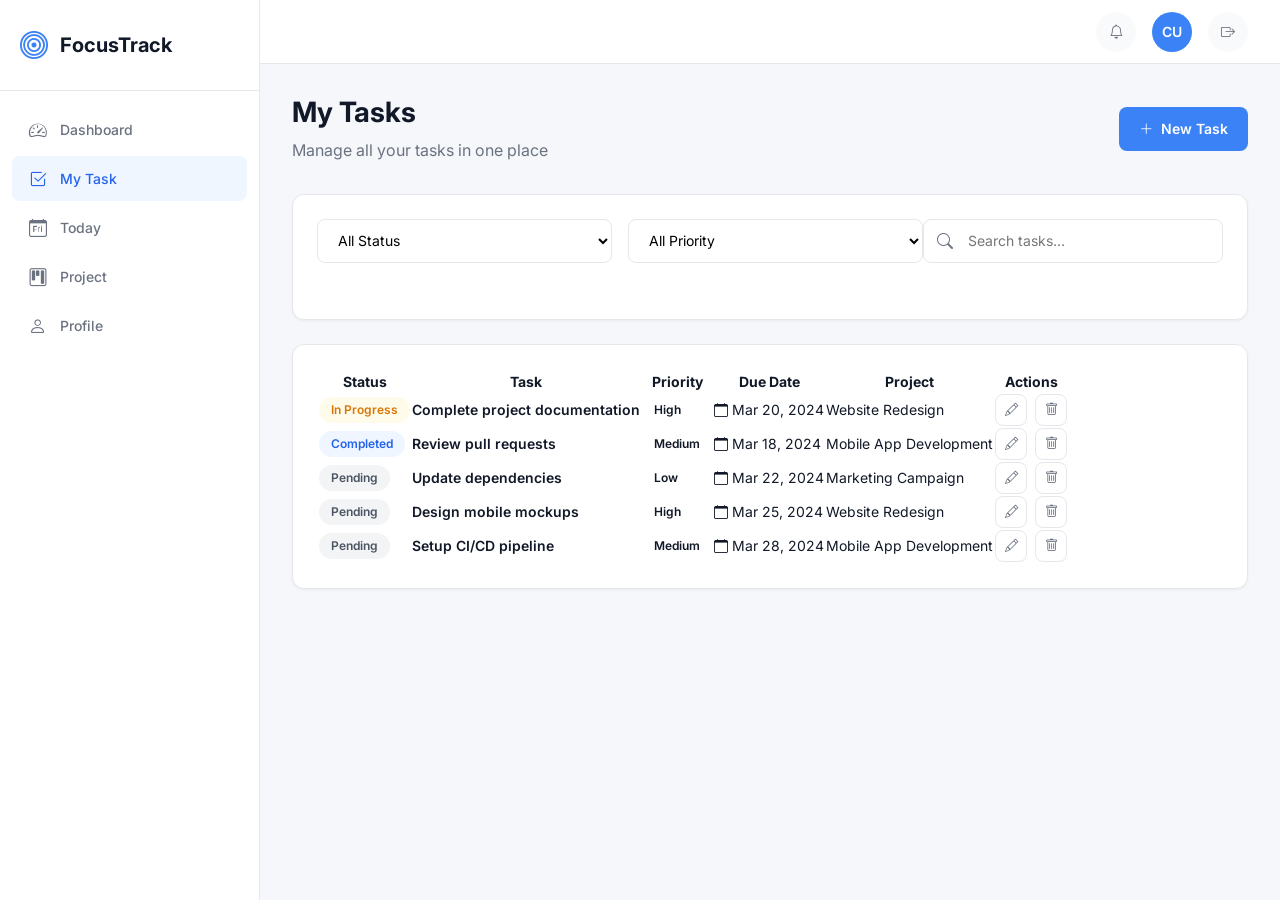
<file: HND Defense App/Ekwoge-Chelsea/my-tasks.html>
<!DOCTYPE html>
<html lang="en">
<head>
    <meta charset="UTF-8">
    <meta name="viewport" content="width=device-width, initial-scale=1.0">
    <title>My Tasks - FocusTrack</title>
    <link href="https://cdn.jsdelivr.net/npm/bootstrap-icons@1.11.3/font/bootstrap-icons.css" rel="stylesheet">
    <link rel="stylesheet" href="css/style.css">
    <link rel="preconnect" href="https://fonts.googleapis.com">
    <link rel="preconnect" href="https://fonts.gstatic.com" crossorigin>
    <link href="https://fonts.googleapis.com/css2?family=Inter:wght@300;400;500;600;700&display=swap" rel="stylesheet">
</head>
<body>
    <!-- Main Container -->
    <div class="app-container">
        <!-- Sidebar (Desktop) -->
        <aside class="sidebar" id="sidebar">
            <div class="sidebar-header">
                <div class="logo">
                    <i class="bi bi-bullseye"></i>
                    <span>FocusTrack</span>
                </div>
            </div>
            
            <nav class="sidebar-nav">
                <a href="dashboard.html" class="nav-item" data-page="dashboard">
                    <i class="bi bi-speedometer2"></i>
                    <span>Dashboard</span>
                </a>
                <a href="my-tasks.html" class="nav-item active" data-page="my-tasks">
                    <i class="bi bi-check2-square"></i>
                    <span>My Task</span>
                </a>
                <a href="today.html" class="nav-item" data-page="today">
                    <i class="bi bi-calendar-day"></i>
                    <span>Today</span>
                </a>
                <a href="projects.html" class="nav-item" data-page="projects">
                    <i class="bi bi-kanban"></i>
                    <span>Project</span>
                </a>
                <a href="profile.html" class="nav-item" data-page="profile">
                    <i class="bi bi-person"></i>
                    <span>Profile</span>
                </a>
            </nav>
        </aside>

        <!-- Top Navbar -->
        <nav class="navbar">
            <div class="navbar-actions">
                <a href="#" class="navbar-icon" title="Notifications">
                    <i class="bi bi-bell"></i>
                </a>
                <div class="user-avatar" title="User Profile">
                    <span>CU</span>
                </div>
                <a href="#" class="navbar-icon" title="Logout">
                    <i class="bi bi-box-arrow-right"></i>
                </a>
            </div>
        </nav>

        <!-- Main Content -->
        <main class="main-content">
            <div class="page-container">
                <!-- Page Header -->
                <div class="page-header">
                    <div>
                        <h1 class="page-title">My Tasks</h1>
                        <p class="page-subtitle">Manage all your tasks in one place</p>
                    </div>
                    <button class="btn btn-primary" onclick="window.location.href='create-task.html'">
                        <i class="bi bi-plus-lg"></i>
                        New Task
                    </button>
                </div>

                <!-- Filters and Search -->
                <div class="card">
                    <div class="page-header">
                        <div class="filters-group">
                            <select class="form-select" id="statusFilter">
                                <option value="all">All Status</option>
                                <option value="pending">Pending</option>
                                <option value="in-progress">In Progress</option>
                                <option value="completed">Completed</option>
                            </select>
                            <select class="form-select" id="priorityFilter">
                                <option value="all">All Priority</option>
                                <option value="high">High Priority</option>
                                <option value="medium">Medium Priority</option>
                                <option value="low">Low Priority</option>
                            </select>
                        </div>
                        <div class="search-box">
                            <i class="bi bi-search"></i>
                            <input type="text" id="taskSearch" class="input" placeholder="Search tasks...">
                        </div>
                    </div>
                </div>

                <!-- Tasks Table -->
                <div class="card">
                    <table class="table">
                        <thead>
                            <tr>
                                <th>Status</th>
                                <th>Task</th>
                                <th>Priority</th>
                                <th>Due Date</th>
                                <th>Project</th>
                                <th>Actions</th>
                            </tr>
                        </thead>
                        <tbody id="tasksTableBody">
                            <tr>
                                <td colspan="6" style="text-align: center; padding: 48px;">
                                    <div class="loading-spinner">
                                        <i class="bi bi-hourglass-split"></i>
                                        <p>Loading tasks...</p>
                                    </div>
                                </td>
                            </tr>
                        </tbody>
                    </table>
                </div>
            </div>
        </main>

        <!-- Mobile Header -->
        <header class="mobile-header">
            <div class="mobile-nav">
                <button class="hamburger" id="hamburger">
                    <i class="bi bi-list"></i>
                </button>
                <div class="mobile-logo">
                    <i class="bi bi-check2-square"></i>
                    <span>My Tasks</span>
                </div>
                <div class="mobile-user">
                    <i class="bi bi-person"></i>
                </div>
            </div>
        </header>

        <!-- Mobile Bottom Navigation -->
        <nav class="mobile-nav-footer">
            <a href="dashboard.html" class="nav-item" data-page="dashboard">
                <i class="bi bi-speedometer2"></i>
                <span>Dashboard</span>
            </a>
            <a href="my-tasks.html" class="nav-item active" data-page="my-tasks">
                <i class="bi bi-check2-square"></i>
                <span>My Task</span>
            </a>
            <a href="today.html" class="nav-item" data-page="today">
                <i class="bi bi-calendar-day"></i>
                <span>Today</span>
            </a>
            <a href="projects.html" class="nav-item" data-page="projects">
                <i class="bi bi-kanban"></i>
                <span>Project</span>
            </a>
            <a href="profile.html" class="nav-item" data-page="profile">
                <i class="bi bi-person"></i>
                <span>Profile</span>
            </a>
        </nav>
    </div>

    <!-- Hidden Content for Mobile Menu -->
    <div class="mobile-menu-overlay" id="mobileMenuOverlay"></div>

    <script src="js/main.js"></script>
    <script>
        document.addEventListener('DOMContentLoaded', function() {
            loadAllTasks();
            setupFilters();
        });

        function loadAllTasks() {
            // Sample tasks for demonstration
            const tasks = [
                { id: 1, title: 'Complete project documentation', status: 'in-progress', priority: 'high', due_date: '2024-03-20', project: 'Website Redesign' },
                { id: 2, title: 'Review pull requests', status: 'completed', priority: 'medium', due_date: '2024-03-18', project: 'Mobile App Development' },
                { id: 3, title: 'Update dependencies', status: 'pending', priority: 'low', due_date: '2024-03-22', project: 'Marketing Campaign' },
                { id: 4, title: 'Design mobile mockups', status: 'pending', priority: 'high', due_date: '2024-03-25', project: 'Website Redesign' },
                { id: 5, title: 'Setup CI/CD pipeline', status: 'pending', priority: 'medium', due_date: '2024-03-28', project: 'Mobile App Development' }
            ];

            displayTasks(tasks);
        }

        function displayTasks(tasks) {
            const tbody = document.getElementById('tasksTableBody');
            
            if (tasks.length === 0) {
                tbody.innerHTML = `
                    <tr>
                        <td colspan="6" style="text-align: center; padding: 48px;">
                            <div class="empty-state">
                                <i class="bi bi-clipboard2"></i>
                                <p>No tasks found</p>
                            </div>
                        </td>
                    </tr>
                `;
                return;
            }

            tbody.innerHTML = tasks.map(task => `
                <tr>
                    <td>
                        <span class="badge badge-${task.status}">${formatStatus(task.status)}</span>
                    </td>
                    <td>
                        <div class="task-title">${task.title}</div>
                    </td>
                    <td>
                        <span class="badge badge-${task.priority}">${formatPriority(task.priority)}</span>
                    </td>
                    <td>
                        <span>
                            <i class="bi bi-calendar"></i>
                            ${formatDate(task.due_date)}
                        </span>
                    </td>
                    <td>${task.project}</td>
                    <td>
                        <div style="display: flex; gap: 8px;">
                            <button class="btn-icon" onclick="editTask(${task.id})" title="Edit">
                                <i class="bi bi-pencil"></i>
                            </button>
                            <button class="btn-icon" onclick="deleteTask(${task.id})" title="Delete">
                                <i class="bi bi-trash"></i>
                            </button>
                        </div>
                    </td>
                </tr>
            `).join('');
        }

        function setupFilters() {
            const statusFilter = document.getElementById('statusFilter');
            const priorityFilter = document.getElementById('priorityFilter');
            const searchInput = document.getElementById('taskSearch');

            statusFilter.addEventListener('change', applyFilters);
            priorityFilter.addEventListener('change', applyFilters);
            searchInput.addEventListener('input', applyFilters);
        }

        function applyFilters() {
            const statusFilter = document.getElementById('statusFilter').value;
            const priorityFilter = document.getElementById('priorityFilter').value;
            const searchTerm = document.getElementById('taskSearch').value.toLowerCase();
            
            console.log('Filters:', { statusFilter, priorityFilter, searchTerm });
            // Apply filter logic here
            loadAllTasks(); // Reload with filters
        }

        function formatStatus(status) {
            const statusMap = {
                'pending': 'Pending',
                'in-progress': 'In Progress',
                'completed': 'Completed'
            };
            return statusMap[status] || status;
        }

        function formatPriority(priority) {
            const priorityMap = {
                'high': 'High',
                'medium': 'Medium',
                'low': 'Low'
            };
            return priorityMap[priority] || priority;
        }

        function formatDate(dateString) {
            if (!dateString) return 'No due date';
            const date = new Date(dateString);
            return date.toLocaleDateString('en-US', { month: 'short', day: 'numeric', year: 'numeric' });
        }

        function editTask(taskId) {
            console.log('Edit task:', taskId);
            // Edit task logic here
        }

        function deleteTask(taskId) {
            if (confirm('Are you sure you want to delete this task?')) {
                console.log('Delete task:', taskId);
                // Delete task logic here
            }
        }
    </script>

    <style>
        .filters-group {
            display: flex;
            gap: 16px;
            align-items: center;
        }

        .search-box {
            position: relative;
            flex: 1;
            max-width: 300px;
        }

        .search-box i {
            position: absolute;
            left: 14px;
            top: 50%;
            transform: translateY(-50%);
            color: #6B7280;
            font-size: 16px;
        }

        .search-box .input {
            padding-left: 44px;
        }

        .task-title {
            font-weight: 600;
            color: #111827;
            font-size: 14px;
        }

        @media (max-width: 768px) {
            .filters-group {
                flex-direction: column;
                gap: 12px;
                align-items: stretch;
            }

            .search-box {
                max-width: none;
            }

            .table {
                font-size: 12px;
            }

            .table th,
            .table td {
                padding: 8px;
            }

            .btn-icon {
                width: 32px;
                height: 32px;
            }
        }
    </style>
</body>
</html>
</file>
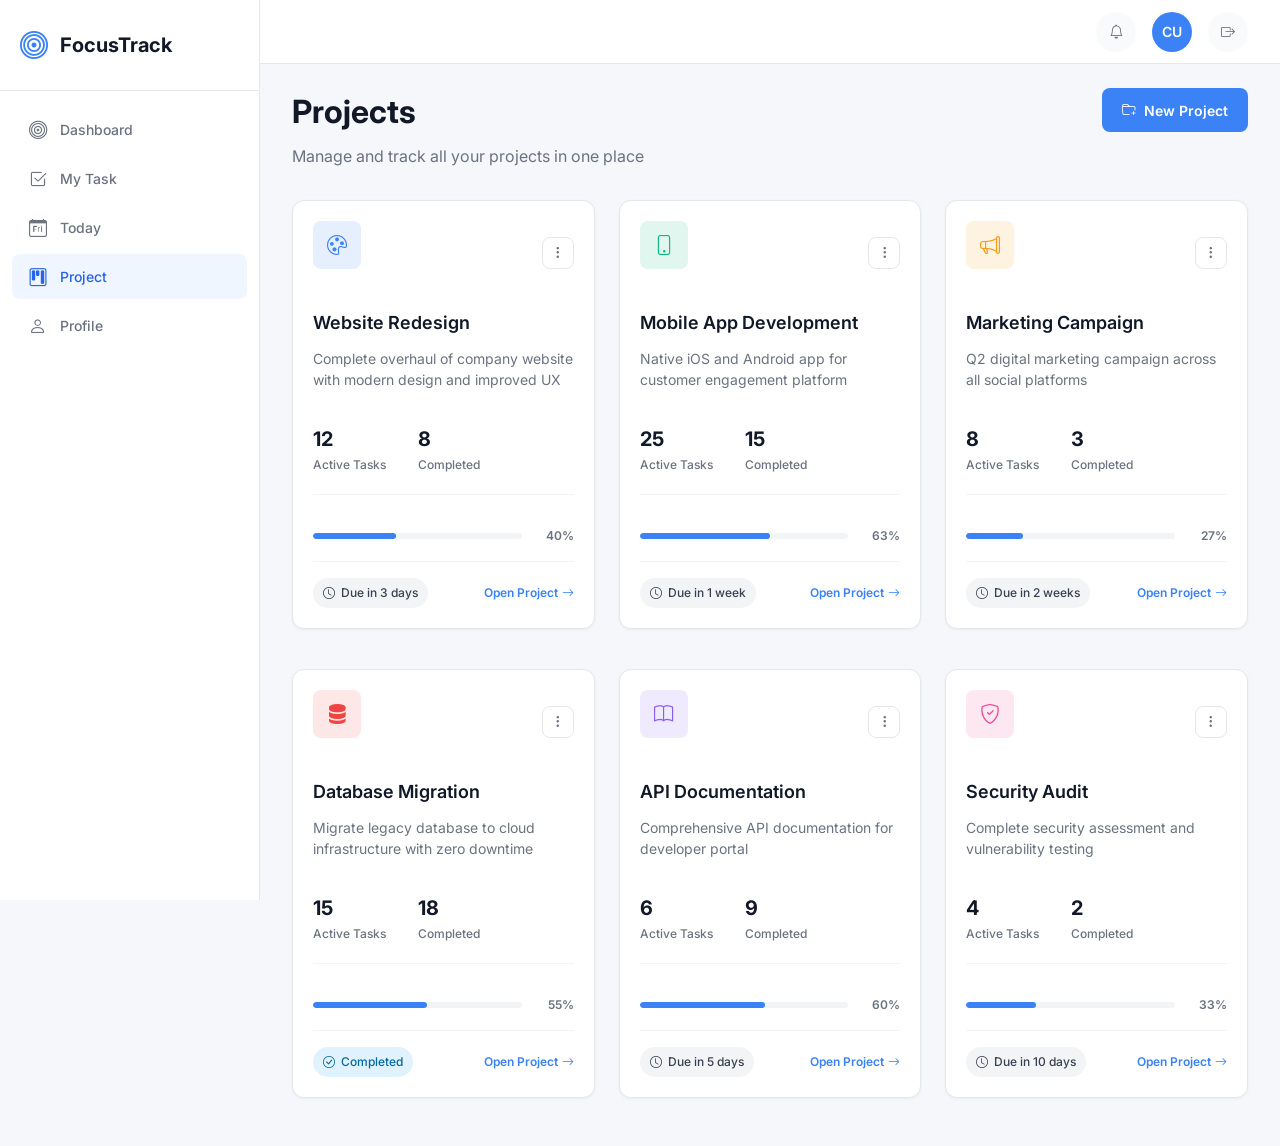
<file: HND Defense App/Ekwoge-Chelsea/projects.html>
<!DOCTYPE html>
<html lang="en">
<head>
    <meta charset="UTF-8">
    <meta name="viewport" content="width=device-width, initial-scale=1.0">
    <title>Projects - FocusTrack</title>
    <link href="https://cdn.jsdelivr.net/npm/bootstrap-icons@1.11.3/font/bootstrap-icons.css" rel="stylesheet">
    <link rel="stylesheet" href="css/style.css">
    <link rel="preconnect" href="https://fonts.googleapis.com">
    <link rel="preconnect" href="https://fonts.gstatic.com" crossorigin>
    <link href="https://fonts.googleapis.com/css2?family=Inter:wght@300;400;500;600;700&display=swap" rel="stylesheet">
</head>
<body>
    <!-- Main Container -->
    <div class="app-container">
        <!-- Sidebar (Desktop) -->
        <aside class="sidebar" id="sidebar">
            <div class="sidebar-header">
                <div class="logo">
                    <i class="bi bi-bullseye"></i>
                    <span>FocusTrack</span>
                </div>
            </div>
            
            <nav class="sidebar-nav">
                <a href="dashboard.html" class="nav-item" data-page="dashboard">
                    <i class="bi bi-bullseye"></i>
                    <span>Dashboard</span>
                </a>
                <a href="my-tasks.html" class="nav-item" data-page="my-tasks">
                    <i class="bi bi-check2-square"></i>
                    <span>My Task</span>
                </a>
                <a href="today.html" class="nav-item" data-page="today">
                    <i class="bi bi-calendar-day"></i>
                    <span>Today</span>
                </a>
                <a href="projects.html" class="nav-item active" data-page="projects">
                    <i class="bi bi-kanban"></i>
                    <span>Project</span>
                </a>
                <a href="profile.html" class="nav-item" data-page="profile">
                    <i class="bi bi-person"></i>
                    <span>Profile</span>
                </a>
            </nav>
        </aside>

        <!-- Top Navbar -->
        <nav class="navbar">
            <div class="navbar-actions">
                <a href="#" class="navbar-icon" title="Notifications">
                    <i class="bi bi-bell"></i>
                </a>
                <div class="user-avatar" title="User Profile">
                    <span>CU</span>
                </div>
                <a href="#" class="navbar-icon" title="Logout">
                    <i class="bi bi-box-arrow-right"></i>
                </a>
            </div>
        </nav>

        <!-- Main Content -->
        <main class="main-content">
            <!-- Projects Container -->
            <div class="projects-container">
                <!-- Header Section -->
                <div class="projects-header">
                    <div class="header-content">
                        <h1 class="projects-title">Projects</h1>
                        <p class="projects-description">Manage and track all your projects in one place</p>
                    </div>
                    <button class="btn btn-primary" onclick="window.location.href='create-project.html'">
                        <i class="bi bi-folder-plus"></i>
                        New Project
                    </button>
                </div>

                <!-- Projects Grid -->
                <div class="projects-grid" id="projectsGrid">
                    <!-- Project Cards will be loaded here -->
                </div>
            </div>
        </main>

        <!-- Mobile Header -->
        <header class="mobile-header">
            <div class="mobile-nav">
                <button class="hamburger" id="hamburger">
                    <i class="bi bi-list"></i>
                </button>
                <div class="mobile-logo">
                    <i class="bi bi-kanban"></i>
                    <span>Projects</span>
                </div>
                <div class="mobile-user">
                    <i class="bi bi-person"></i>
                </div>
            </div>
        </header>

        <!-- Mobile Bottom Navigation -->
        <nav class="mobile-nav-footer">
            <a href="dashboard.html" class="nav-item" data-page="dashboard">
                <i class="bi bi-bullseye"></i>
                <span>Dashboard</span>
            </a>
            <a href="my-tasks.html" class="nav-item" data-page="my-tasks">
                <i class="bi bi-check2-square"></i>
                <span>My Task</span>
            </a>
            <a href="today.html" class="nav-item" data-page="today">
                <i class="bi bi-calendar-day"></i>
                <span>Today</span>
            </a>
            <a href="projects.html" class="nav-item active" data-page="projects">
                <i class="bi bi-kanban"></i>
                <span>Project</span>
            </a>
            <a href="profile.html" class="nav-item" data-page="profile">
                <i class="bi bi-person"></i>
                <span>Profile</span>
            </a>
        </nav>
    </div>

    <!-- Hidden Content for Mobile Menu -->
    <div class="mobile-menu-overlay" id="mobileMenuOverlay"></div>

    <script src="js/main.js"></script>
    <script>
        document.addEventListener('DOMContentLoaded', function() {
            loadProjects();
        });

        function loadProjects() {
            // Sample projects for demonstration
            const projects = [
                {
                    id: 1,
                    title: 'Website Redesign',
                    description: 'Complete overhaul of company website with modern design and improved UX',
                    icon: 'bi-palette',
                    activeTasks: 12,
                    completedTasks: 8,
                    totalTasks: 20,
                    progress: 40,
                    status: 'due',
                    statusText: 'Due in 3 days',
                    color: '#3B82F6'
                },
                {
                    id: 2,
                    title: 'Mobile App Development',
                    description: 'Native iOS and Android app for customer engagement platform',
                    icon: 'bi-phone',
                    activeTasks: 25,
                    completedTasks: 15,
                    totalTasks: 40,
                    progress: 62.5,
                    status: 'due',
                    statusText: 'Due in 1 week',
                    color: '#10B981'
                },
                {
                    id: 3,
                    title: 'Marketing Campaign',
                    description: 'Q2 digital marketing campaign across all social platforms',
                    icon: 'bi-megaphone',
                    activeTasks: 8,
                    completedTasks: 3,
                    totalTasks: 11,
                    progress: 27.3,
                    status: 'due',
                    statusText: 'Due in 2 weeks',
                    color: '#F59E0B'
                },
                {
                    id: 4,
                    title: 'Database Migration',
                    description: 'Migrate legacy database to cloud infrastructure with zero downtime',
                    icon: 'bi-server',
                    activeTasks: 15,
                    completedTasks: 18,
                    totalTasks: 33,
                    progress: 54.5,
                    status: 'completed',
                    statusText: 'Completed',
                    color: '#EF4444'
                },
                {
                    id: 5,
                    title: 'API Documentation',
                    description: 'Comprehensive API documentation for developer portal',
                    icon: 'bi-book',
                    activeTasks: 6,
                    completedTasks: 9,
                    totalTasks: 15,
                    progress: 60,
                    status: 'due',
                    statusText: 'Due in 5 days',
                    color: '#8B5CF6'
                },
                {
                    id: 6,
                    title: 'Security Audit',
                    description: 'Complete security assessment and vulnerability testing',
                    icon: 'bi-shield-check',
                    activeTasks: 4,
                    completedTasks: 2,
                    totalTasks: 6,
                    progress: 33.3,
                    status: 'due',
                    statusText: 'Due in 10 days',
                    color: '#EC4899'
                }
            ];

            displayProjects(projects);
        }

        function displayProjects(projects) {
            const container = document.getElementById('projectsGrid');
            
            if (projects.length === 0) {
                container.innerHTML = `
                    <div class="empty-state" style="grid-column: 1 / -1;">
                        <i class="bi bi-folder"></i>
                        <p>No projects found</p>
                    </div>
                `;
                return;
            }

            container.innerHTML = projects.map(project => `
                <div class="project-card" data-project-id="${project.id}">
                    <div class="card-header">
                        <div class="project-icon" style="background: ${project.color}20; color: ${project.color};">
                            <i class="bi ${project.icon}"></i>
                        </div>
                        <button class="btn-icon" title="More options">
                            <i class="bi bi-three-dots-vertical"></i>
                        </button>
                    </div>
                    
                    <div class="card-content">
                        <h3 class="project-title">${project.title}</h3>
                        <p class="project-desc">${project.description}</p>
                        
                        <div class="project-stats">
                            <div class="stat-item">
                                <span class="stat-number">${project.activeTasks}</span>
                                <span class="stat-label">Active Tasks</span>
                            </div>
                            <div class="stat-item">
                                <span class="stat-number">${project.completedTasks}</span>
                                <span class="stat-label">Completed</span>
                            </div>
                        </div>
                        
                        <div class="progress-container">
                            <div class="progress">
                                <div class="progress-fill" style="width: ${project.progress}%"></div>
                            </div>
                            <span class="progress-text">${Math.round(project.progress)}%</span>
                        </div>
                    </div>
                    
                    <div class="card-footer">
                        <span class="badge-${project.status}">
                            <i class="bi bi-${project.status === 'completed' ? 'check-circle' : 'clock'}"></i>
                            ${project.statusText}
                        </span>
                        <a href="#" class="open-link" onclick="openProject(${project.id})">
                            Open Project <i class="bi bi-arrow-right"></i>
                        </a>
                    </div>
                </div>
            `).join('');
        }

        function openProject(projectId) {
            console.log('Open project:', projectId);
            // Open project logic here
        }
    </script>

    <style>
        /* Projects Container */
        .projects-container {
            padding: 24px 32px 32px 32px;
            max-width: 1280px;
            margin: 0 auto;
        }

        /* Header Section */
        .projects-header {
            display: flex;
            justify-content: space-between;
            align-items: flex-start;
            margin-bottom: 32px;
        }

        .header-content h1 {
            font-size: 32px;
            font-weight: 700;
            color: #111827;
            margin-bottom: 8px;
        }

        .header-content p {
            font-size: 16px;
            color: #6B7280;
            margin: 0;
        }

        /* Projects Grid */
        .projects-grid {
            display: grid;
            grid-template-columns: repeat(3, 1fr);
            gap: 24px;
            margin-top: 24px;
        }

        /* Project Card */
        .project-card {
            background: #FFFFFF;
            border: 1px solid #E5E7EB;
            border-radius: 12px;
            padding: 20px;
            box-shadow: 0 1px 3px rgba(0,0,0,0.05);
            min-height: 220px;
            display: flex;
            flex-direction: column;
            transition: all 0.2s ease;
        }

        .project-card:hover {
            border-color: #D1D5DB;
            box-shadow: 0 4px 12px rgba(0, 0, 0, 0.08);
        }

        /* Card Header */
        .card-header {
            display: flex;
            justify-content: space-between;
            align-items: center;
            margin-bottom: 12px;
        }

        .project-icon {
            width: 48px;
            height: 48px;
            border-radius: 8px;
            display: flex;
            align-items: center;
            justify-content: center;
            font-size: 20px;
        }

        /* Card Content */
        .card-content {
            flex: 1;
            display: flex;
            flex-direction: column;
        }

        .project-title {
            font-size: 18px;
            font-weight: 600;
            margin-top: 12px;
            color: #111827;
        }

        .project-desc {
            font-size: 14px;
            color: #6B7280;
            margin-top: 4px;
            line-height: 1.5;
            flex: 1;
        }

        /* Stats */
        .project-stats {
            display: flex;
            gap: 32px;
            margin-top: 14px;
        }

        .stat-item {
            display: flex;
            flex-direction: column;
            gap: 2px;
        }

        .stat-number {
            font-size: 20px;
            font-weight: 700;
            color: #111827;
        }

        .stat-label {
            font-size: 12px;
            color: #6B7280;
            font-weight: 500;
        }

        /* Progress */
        .progress-container {
            display: flex;
            align-items: center;
            gap: 12px;
            margin-top: 12px;
        }

        .progress {
            flex: 1;
            height: 6px;
            background: #F3F4F6;
            border-radius: 999px;
            overflow: hidden;
        }

        .progress-fill {
            height: 100%;
            background: #3B82F6;
            border-radius: 999px;
            transition: width 0.3s ease;
        }

        .progress-text {
            font-size: 12px;
            font-weight: 600;
            color: #6B7280;
            min-width: 40px;
            text-align: right;
        }

        /* Card Footer */
        .card-footer {
            display: flex;
            justify-content: space-between;
            align-items: center;
            margin-top: 16px;
            padding-top: 16px;
            border-top: 1px solid #F3F4F6;
        }

        .badge-due {
            background: #F3F4F6;
            color: #374151;
            padding: 6px 10px;
            border-radius: 999px;
            font-size: 12px;
            display: inline-flex;
            align-items: center;
            gap: 6px;
            font-weight: 500;
        }

        .badge-completed {
            background: #E0F2FE;
            color: #0369A1;
            padding: 6px 10px;
            border-radius: 999px;
            font-size: 12px;
            display: inline-flex;
            align-items: center;
            gap: 6px;
            font-weight: 500;
        }

        .open-link {
            color: #3B82F6;
            text-decoration: none;
            font-size: 12px;
            font-weight: 600;
            display: flex;
            align-items: center;
            gap: 4px;
            transition: color 0.2s ease;
        }

        .open-link:hover {
            color: #2563EB;
        }

        /* Empty State */
        .empty-state {
            text-align: center;
            padding: 48px 24px;
            color: #6B7280;
        }

        .empty-state i {
            font-size: 48px;
            margin-bottom: 16px;
            opacity: 0.5;
        }

        .empty-state p {
            font-size: 16px;
            margin: 0;
        }

        /* Responsive Design */
        @media (max-width: 1100px) {
            .projects-grid {
                grid-template-columns: repeat(2, 1fr);
            }
        }

        @media (max-width: 768px) {
            .projects-container {
                padding: 16px;
            }

            .projects-header {
                flex-direction: column;
                gap: 16px;
                align-items: stretch;
            }

            .projects-header .btn {
                width: 100%;
                justify-content: center;
            }

            .header-content h1 {
                font-size: 28px;
            }

            .project-stats {
                gap: 24px;
            }
        }

        @media (max-width: 640px) {
            .projects-grid {
                grid-template-columns: 1fr;
            }

            .projects-container {
                padding: 12px;
            }

            .project-card {
                padding: 16px;
                min-height: 200px;
            }

            .project-icon {
                width: 40px;
                height: 40px;
                font-size: 18px;
            }

            .project-title {
                font-size: 16px;
            }

            .project-desc {
                font-size: 13px;
            }

            .stat-number {
                font-size: 18px;
            }

            .card-footer {
                flex-direction: column;
                gap: 12px;
                align-items: flex-start;
            }
        }
    </style>
</body>
</html>
</file>
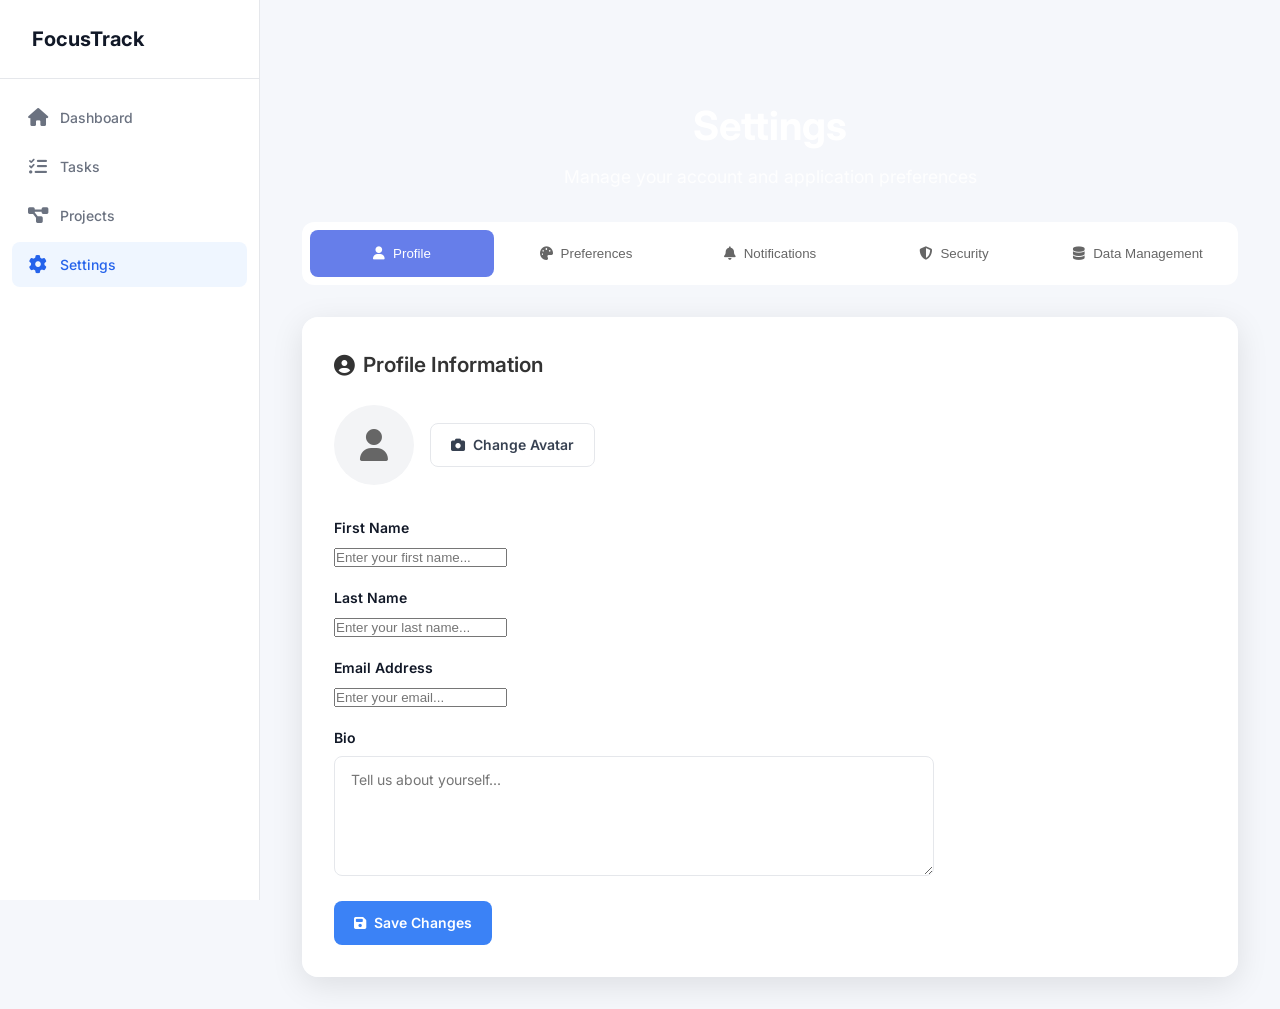
<file: HND Defense App/Ekwoge-Chelsea/settings.html>
<!DOCTYPE html>
<html lang="en">
<head>
    <meta charset="UTF-8">
    <meta name="viewport" content="width=device-width, initial-scale=1.0">
    <title>Settings - FocusTrack</title>
    <link rel="stylesheet" href="css/style.css">
    <link rel="preconnect" href="https://fonts.googleapis.com">
    <link rel="preconnect" href="https://fonts.gstatic.com" crossorigin>
    <link href="https://fonts.googleapis.com/css2?family=Inter:wght@300;400;500;600;700&display=swap" rel="stylesheet">
    <link rel="stylesheet" href="https://cdnjs.cloudflare.com/ajax/libs/font-awesome/6.4.0/css/all.min.css">
</head>
<body>
    <!-- Main Container -->
    <div class="app-container">
        <!-- Sidebar (Desktop) -->
        <aside class="sidebar" id="sidebar">
            <div class="sidebar-header">
                <div class="logo">
                    <i class="bi bi-bullseye"></i>
                    <span>FocusTrack</span>
                </div>
            </div>
            
            <nav class="sidebar-nav">
                <a href="index.html" class="nav-item" data-page="dashboard">
                    <i class="fas fa-home"></i>
                    <span>Dashboard</span>
                </a>
                <a href="create-task.html" class="nav-item" data-page="tasks">
                    <i class="fas fa-tasks"></i>
                    <span>Tasks</span>
                </a>
                <a href="create-project.html" class="nav-item" data-page="projects">
                    <i class="fas fa-project-diagram"></i>
                    <span>Projects</span>
                </a>
                <a href="settings.html" class="nav-item active" data-page="settings">
                    <i class="fas fa-cog"></i>
                    <span>Settings</span>
                </a>
            </nav>
        </aside>

        <!-- Mobile Header -->
        <header class="mobile-header">
            <div class="mobile-nav">
                <button class="hamburger" id="hamburger">
                    <i class="fas fa-bars"></i>
                </button>
                <div class="mobile-logo">
                    <i class="bi bi-bullseye"></i>
                    <span>FocusTrack</span>
                </div>
                <div class="mobile-user">
                    <i class="fas fa-user-circle"></i>
                </div>
            </div>
        </header>

        <!-- Main Content -->
        <main class="main-content" id="mainContent">
            <div class="settings-container">
                <div class="settings-header">
                    <h1>Settings</h1>
                    <p>Manage your account and application preferences</p>
                </div>

                <!-- Settings Navigation -->
                <div class="settings-nav">
                    <button class="settings-nav-btn active" data-tab="profile">
                        <i class="fas fa-user"></i>
                        Profile
                    </button>
                    <button class="settings-nav-btn" data-tab="preferences">
                        <i class="fas fa-palette"></i>
                        Preferences
                    </button>
                    <button class="settings-nav-btn" data-tab="notifications">
                        <i class="fas fa-bell"></i>
                        Notifications
                    </button>
                    <button class="settings-nav-btn" data-tab="security">
                        <i class="fas fa-shield-alt"></i>
                        Security
                    </button>
                    <button class="settings-nav-btn" data-tab="data">
                        <i class="fas fa-database"></i>
                        Data Management
                    </button>
                </div>

                <!-- Settings Content -->
                <div class="settings-content">
                    <!-- Profile Tab -->
                    <div class="settings-tab active" id="profile-tab">
                        <div class="settings-section">
                            <h3><i class="fas fa-user-circle"></i> Profile Information</h3>
                            
                            <form id="profileForm" class="settings-form">
                                <div class="profile-avatar">
                                    <div class="avatar-preview">
                                        <i class="fas fa-user"></i>
                                    </div>
                                    <button type="button" class="btn btn-secondary">
                                        <i class="fas fa-camera"></i>
                                        Change Avatar
                                    </button>
                                </div>

                                <div class="form-row">
                                    <div class="form-group">
                                        <label for="firstName" class="form-label">First Name</label>
                                        <input 
                                            type="text" 
                                            id="firstName" 
                                            name="firstName" 
                                            class="form-input" 
                                            placeholder="Enter your first name..."
                                        >
                                    </div>

                                    <div class="form-group">
                                        <label for="lastName" class="form-label">Last Name</label>
                                        <input 
                                            type="text" 
                                            id="lastName" 
                                            name="lastName" 
                                            class="form-input" 
                                            placeholder="Enter your last name..."
                                        >
                                    </div>
                                </div>

                                <div class="form-group">
                                    <label for="email" class="form-label">Email Address</label>
                                    <input 
                                        type="email" 
                                        id="email" 
                                        name="email" 
                                        class="form-input" 
                                        placeholder="Enter your email..."
                                    >
                                </div>

                                <div class="form-group">
                                    <label for="bio" class="form-label">Bio</label>
                                    <textarea 
                                        id="bio" 
                                        name="bio" 
                                        class="form-textarea" 
                                        placeholder="Tell us about yourself..."
                                        rows="4"
                                    ></textarea>
                                </div>

                                <div class="form-actions">
                                    <button type="submit" class="btn btn-primary">
                                        <i class="fas fa-save"></i>
                                        Save Changes
                                    </button>
                                </div>
                            </form>
                        </div>
                    </div>

                    <!-- Preferences Tab -->
                    <div class="settings-tab" id="preferences-tab">
                        <div class="settings-section">
                            <h3><i class="fas fa-palette"></i> Appearance</h3>
                            
                            <form class="settings-form">
                                <div class="form-group">
                                    <label class="form-label">Theme</label>
                                    <div class="theme-options">
                                        <label class="theme-option">
                                            <input type="radio" name="theme" value="light" checked>
                                            <div class="theme-preview light">
                                                <i class="fas fa-sun"></i>
                                                <span>Light</span>
                                            </div>
                                        </label>
                                        <label class="theme-option">
                                            <input type="radio" name="theme" value="dark">
                                            <div class="theme-preview dark">
                                                <i class="fas fa-moon"></i>
                                                <span>Dark</span>
                                            </div>
                                        </label>
                                        <label class="theme-option">
                                            <input type="radio" name="theme" value="auto">
                                            <div class="theme-preview auto">
                                                <i class="fas fa-adjust"></i>
                                                <span>Auto</span>
                                            </div>
                                        </label>
                                    </div>
                                </div>

                                <div class="form-group">
                                    <label for="language" class="form-label">Language</label>
                                    <select id="language" name="language" class="form-select">
                                        <option value="en">English</option>
                                        <option value="es">Español</option>
                                        <option value="fr">Français</option>
                                        <option value="de">Deutsch</option>
                                        <option value="zh">中文</option>
                                    </select>
                                </div>

                                <div class="form-group">
                                    <label for="timezone" class="form-label">Timezone</label>
                                    <select id="timezone" name="timezone" class="form-select">
                                        <option value="UTC">UTC</option>
                                        <option value="America/New_York">Eastern Time</option>
                                        <option value="America/Chicago">Central Time</option>
                                        <option value="America/Denver">Mountain Time</option>
                                        <option value="America/Los_Angeles">Pacific Time</option>
                                    </select>
                                </div>
                            </form>
                        </div>

                        <div class="settings-section">
                            <h3><i class="fas fa-tasks"></i> Task Defaults</h3>
                            
                            <form class="settings-form">
                                <div class="form-group">
                                    <label for="defaultPriority" class="form-label">Default Priority</label>
                                    <select id="defaultPriority" name="defaultPriority" class="form-select">
                                        <option value="low">Low Priority</option>
                                        <option value="medium" selected>Medium Priority</option>
                                        <option value="high">High Priority</option>
                                    </select>
                                </div>

                                <div class="form-group">
                                    <label for="defaultView" class="form-label">Default Dashboard View</label>
                                    <select id="defaultView" name="defaultView" class="form-select">
                                        <option value="all">All Tasks</option>
                                        <option value="today">Today's Tasks</option>
                                        <option value="upcoming">Upcoming Tasks</option>
                                        <option value="overdue">Overdue Tasks</option>
                                    </select>
                                </div>

                                <div class="form-group">
                                    <label class="form-label">
                                        <input type="checkbox" id="autoSave" name="autoSave" checked>
                                        Auto-save tasks
                                    </label>
                                </div>
                            </form>
                        </div>
                    </div>

                    <!-- Notifications Tab -->
                    <div class="settings-tab" id="notifications-tab">
                        <div class="settings-section">
                            <h3><i class="fas fa-bell"></i> Notification Preferences</h3>
                            
                            <form class="settings-form">
                                <div class="form-group">
                                    <label class="form-label">Email Notifications</label>
                                    <div class="checkbox-group">
                                        <label class="checkbox-label">
                                            <input type="checkbox" name="emailNotifications" checked>
                                            <span>Task reminders</span>
                                        </label>
                                        <label class="checkbox-label">
                                            <input type="checkbox" name="emailNotifications" checked>
                                            <span>Project updates</span>
                                        </label>
                                        <label class="checkbox-label">
                                            <input type="checkbox" name="emailNotifications">
                                            <span>Weekly summary</span>
                                        </label>
                                    </div>
                                </div>

                                <div class="form-group">
                                    <label class="form-label">Browser Notifications</label>
                                    <div class="checkbox-group">
                                        <label class="checkbox-label">
                                            <input type="checkbox" name="browserNotifications" checked>
                                            <span>Desktop notifications</span>
                                        </label>
                                        <label class="checkbox-label">
                                            <input type="checkbox" name="browserNotifications">
                                            <span>Sound alerts</span>
                                        </label>
                                    </div>
                                </div>

                                <div class="form-group">
                                    <label for="reminderTime" class="form-label">Default Reminder Time</label>
                                    <select id="reminderTime" name="reminderTime" class="form-select">
                                        <option value="0">At due time</option>
                                        <option value="15">15 minutes before</option>
                                        <option value="30">30 minutes before</option>
                                        <option value="60" selected>1 hour before</option>
                                        <option value="1440">1 day before</option>
                                    </select>
                                </div>
                            </form>
                        </div>
                    </div>

                    <!-- Security Tab -->
                    <div class="settings-tab" id="security-tab">
                        <div class="settings-section">
                            <h3><i class="fas fa-shield-alt"></i> Security Settings</h3>
                            
                            <form class="settings-form">
                                <div class="form-group">
                                    <label for="currentPassword" class="form-label">Current Password</label>
                                    <input 
                                        type="password" 
                                        id="currentPassword" 
                                        name="currentPassword" 
                                        class="form-input" 
                                        placeholder="Enter current password..."
                                    >
                                </div>

                                <div class="form-row">
                                    <div class="form-group">
                                        <label for="newPassword" class="form-label">New Password</label>
                                        <input 
                                            type="password" 
                                            id="newPassword" 
                                            name="newPassword" 
                                            class="form-input" 
                                            placeholder="Enter new password..."
                                        >
                                    </div>

                                    <div class="form-group">
                                        <label for="confirmPassword" class="form-label">Confirm Password</label>
                                        <input 
                                            type="password" 
                                            id="confirmPassword" 
                                            name="confirmPassword" 
                                            class="form-input" 
                                            placeholder="Confirm new password..."
                                        >
                                    </div>
                                </div>

                                <div class="form-group">
                                    <label class="form-label">
                                        <input type="checkbox" id="twoFactor" name="twoFactor">
                                        Enable two-factor authentication
                                    </label>
                                </div>

                                <div class="form-actions">
                                    <button type="submit" class="btn btn-primary">
                                        <i class="fas fa-lock"></i>
                                        Update Password
                                    </button>
                                </div>
                            </form>
                        </div>
                    </div>

                    <!-- Data Management Tab -->
                    <div class="settings-tab" id="data-tab">
                        <div class="settings-section">
                            <h3><i class="fas fa-database"></i> Data Management</h3>
                            
                            <div class="data-actions">
                                <div class="data-action">
                                    <div class="action-info">
                                        <h4>Export Data</h4>
                                        <p>Download all your tasks and projects as JSON</p>
                                    </div>
                                    <button class="btn btn-secondary" onclick="exportData()">
                                        <i class="fas fa-download"></i>
                                        Export
                                    </button>
                                </div>

                                <div class="data-action">
                                    <div class="action-info">
                                        <h4>Import Data</h4>
                                        <p>Import tasks and projects from a JSON file</p>
                                    </div>
                                    <button class="btn btn-secondary" onclick="document.getElementById('importFile').click()">
                                        <i class="fas fa-upload"></i>
                                        Import
                                    </button>
                                    <input type="file" id="importFile" accept=".json" style="display: none;" onchange="importData(event)">
                                </div>

                                <div class="data-action danger">
                                    <div class="action-info">
                                        <h4>Clear All Data</h4>
                                        <p>Permanently delete all tasks and projects</p>
                                    </div>
                                    <button class="btn btn-danger" onclick="confirmClearData()">
                                        <i class="fas fa-trash"></i>
                                        Clear Data
                                    </button>
                                </div>
                            </div>
                        </div>

                        <div class="settings-section">
                            <h3><i class="fas fa-info-circle"></i> Storage Information</h3>
                            
                            <div class="storage-info">
                                <div class="storage-stat">
                                    <span class="stat-label">Total Tasks:</span>
                                    <span class="stat-value" id="totalTasksCount">0</span>
                                </div>
                                <div class="storage-stat">
                                    <span class="stat-label">Total Projects:</span>
                                    <span class="stat-value" id="totalProjectsCount">0</span>
                                </div>
                                <div class="storage-stat">
                                    <span class="stat-label">Completed Tasks:</span>
                                    <span class="stat-value" id="completedTasksCount">0</span>
                                </div>
                            </div>
                        </div>
                    </div>
                </div>
            </div>
        </main>

        <!-- Mobile Bottom Navigation -->
        <nav class="mobile-nav-footer">
            <a href="index.html" class="nav-item" data-page="dashboard">
                <i class="fas fa-home"></i>
                <span>Dashboard</span>
            </a>
            <a href="create-task.html" class="nav-item" data-page="tasks">
                <i class="fas fa-tasks"></i>
                <span>Tasks</span>
            </a>
            <a href="create-project.html" class="nav-item" data-page="projects">
                <i class="fas fa-project-diagram"></i>
                <span>Projects</span>
            </a>
            <a href="settings.html" class="nav-item active" data-page="settings">
                <i class="fas fa-cog"></i>
                <span>Settings</span>
            </a>
        </nav>
    </div>

    <!-- Hidden Content for Mobile Menu -->
    <div class="mobile-menu-overlay" id="mobileMenuOverlay"></div>

    <script src="js/main.js"></script>
    <script>
        // Page-specific JavaScript
        document.addEventListener('DOMContentLoaded', function() {
            setupSettingsNavigation();
            setupForms();
            loadStorageInfo();
        });

        // Setup settings navigation
        function setupSettingsNavigation() {
            const navButtons = document.querySelectorAll('.settings-nav-btn');
            const tabs = document.querySelectorAll('.settings-tab');

            navButtons.forEach(button => {
                button.addEventListener('click', function() {
                    const targetTab = this.dataset.tab;

                    // Update active states
                    navButtons.forEach(btn => btn.classList.remove('active'));
                    tabs.forEach(tab => tab.classList.remove('active'));

                    this.classList.add('active');
                    document.getElementById(targetTab + '-tab').classList.add('active');
                });
            });
        }

        // Setup forms
        function setupForms() {
            // Profile form
            const profileForm = document.getElementById('profileForm');
            if (profileForm) {
                profileForm.addEventListener('submit', function(e) {
                    e.preventDefault();
                    saveProfile();
                });
            }

            // Security form
            const securityForm = document.querySelector('#security-tab .settings-form');
            if (securityForm) {
                securityForm.addEventListener('submit', function(e) {
                    e.preventDefault();
                    updatePassword();
                });
            }
        }

        // Save profile
        async function saveProfile() {
            const form = document.getElementById('profileForm');
            const formData = new FormData(form);
            
            // Convert to object
            const profileData = {};
            formData.forEach((value, key) => {
                profileData[key] = value;
            });

            try {
                // In a real app, this would save to backend
                localStorage.setItem('userProfile', JSON.stringify(profileData));
                showSuccess('Profile updated successfully!');
            } catch (error) {
                console.error('Error saving profile:', error);
                showError('Failed to update profile');
            }
        }

        // Update password
        async function updatePassword() {
            const currentPassword = document.getElementById('currentPassword').value;
            const newPassword = document.getElementById('newPassword').value;
            const confirmPassword = document.getElementById('confirmPassword').value;

            if (newPassword !== confirmPassword) {
                showError('Passwords do not match');
                return;
            }

            if (newPassword.length < 8) {
                showError('Password must be at least 8 characters');
                return;
            }

            try {
                // In a real app, this would update in backend
                showSuccess('Password updated successfully!');
                
                // Clear form
                document.getElementById('currentPassword').value = '';
                document.getElementById('newPassword').value = '';
                document.getElementById('confirmPassword').value = '';
            } catch (error) {
                console.error('Error updating password:', error);
                showError('Failed to update password');
            }
        }

        // Load storage information
        async function loadStorageInfo() {
            try {
                // Load tasks count
                const tasksResponse = await fetch('./php/fetch_tasks.php?limit=1000');
                const tasksData = await tasksResponse.json();
                
                if (tasksData.success) {
                    const totalTasks = tasksData.data.tasks.length;
                    const completedTasks = tasksData.data.tasks.filter(task => task.completed).length;
                    
                    document.getElementById('totalTasksCount').textContent = totalTasks;
                    document.getElementById('completedTasksCount').textContent = completedTasks;
                }

                // Load projects count
                const projectsResponse = await fetch('./php/fetch_projects.php?limit=1000');
                const projectsData = await projectsResponse.json();
                
                if (projectsData.success) {
                    document.getElementById('totalProjectsCount').textContent = projectsData.data.projects.length;
                }
            } catch (error) {
                console.error('Error loading storage info:', error);
            }
        }

        // Export data
        async function exportData() {
            try {
                // Load all data
                const [tasksResponse, projectsResponse] = await Promise.all([
                    fetch('./php/fetch_tasks.php?limit=1000'),
                    fetch('./php/fetch_projects.php?limit=1000')
                ]);

                const tasksData = await tasksResponse.json();
                const projectsData = await projectsResponse.json();

                const exportData = {
                    exportDate: new Date().toISOString(),
                    version: '1.0',
                    tasks: tasksData.success ? tasksData.data.tasks : [],
                    projects: projectsData.success ? projectsData.data.projects : []
                };

                // Create and download file
                const blob = new Blob([JSON.stringify(exportData, null, 2)], { type: 'application/json' });
                const url = URL.createObjectURL(blob);
                const a = document.createElement('a');
                a.href = url;
                a.download = `cherry-todo-export-${new Date().toISOString().split('T')[0]}.json`;
                document.body.appendChild(a);
                a.click();
                document.body.removeChild(a);
                URL.revokeObjectURL(url);

                showSuccess('Data exported successfully!');
            } catch (error) {
                console.error('Error exporting data:', error);
                showError('Failed to export data');
            }
        }

        // Import data
        function importData(event) {
            const file = event.target.files[0];
            if (!file) return;

            const reader = new FileReader();
            reader.onload = function(e) {
                try {
                    const importData = JSON.parse(e.target.result);
                    
                    // Validate data structure
                    if (!importData.tasks || !importData.projects) {
                        throw new Error('Invalid data format');
                    }

                    // In a real app, this would send to backend for import
                    console.log('Import data:', importData);
                    showSuccess('Data imported successfully!');
                    
                    // Reload storage info
                    loadStorageInfo();
                } catch (error) {
                    console.error('Error importing data:', error);
                    showError('Failed to import data: Invalid file format');
                }
            };
            reader.readAsText(file);
        }

        // Confirm clear data
        function confirmClearData() {
            if (confirm('Are you sure you want to delete all data? This action cannot be undone.')) {
                if (confirm('This will permanently delete all tasks and projects. Are you absolutely sure?')) {
                    clearAllData();
                }
            }
        }

        // Clear all data
        async function clearAllData() {
            try {
                // In a real app, this would call backend to clear data
                showSuccess('All data cleared successfully!');
                
                // Reload storage info
                setTimeout(() => {
                    document.getElementById('totalTasksCount').textContent = '0';
                    document.getElementById('totalProjectsCount').textContent = '0';
                    document.getElementById('completedTasksCount').textContent = '0';
                }, 1000);
            } catch (error) {
                console.error('Error clearing data:', error);
                showError('Failed to clear data');
            }
        }
    </script>

    <style>
        /* Settings-specific styles */
        .settings-container {
            max-width: 1000px;
            margin: 0 auto;
            padding: 2rem;
        }

        .settings-header {
            text-align: center;
            margin-bottom: 2rem;
            color: white;
        }

        .settings-header h1 {
            font-size: 2.5rem;
            font-weight: 700;
            margin-bottom: 0.5rem;
        }

        .settings-header p {
            font-size: 1.1rem;
            opacity: 0.9;
        }

        .settings-nav {
            display: flex;
            background: rgba(255, 255, 255, 0.95);
            backdrop-filter: blur(10px);
            border-radius: 12px;
            padding: 0.5rem;
            margin-bottom: 2rem;
            overflow-x: auto;
        }

        .settings-nav-btn {
            flex: 1;
            padding: 1rem;
            background: none;
            border: none;
            border-radius: 8px;
            cursor: pointer;
            transition: all 0.3s ease;
            display: flex;
            align-items: center;
            justify-content: center;
            gap: 0.5rem;
            font-weight: 500;
            color: #666;
            white-space: nowrap;
        }

        .settings-nav-btn:hover {
            background: rgba(102, 126, 234, 0.1);
            color: #667eea;
        }

        .settings-nav-btn.active {
            background: #667eea;
            color: white;
        }

        .settings-content {
            background: rgba(255, 255, 255, 0.95);
            backdrop-filter: blur(10px);
            border-radius: 16px;
            padding: 2rem;
            box-shadow: 0 8px 32px rgba(0, 0, 0, 0.1);
        }

        .settings-tab {
            display: none;
        }

        .settings-tab.active {
            display: block;
        }

        .settings-section {
            margin-bottom: 2rem;
            padding-bottom: 2rem;
            border-bottom: 1px solid #e5e7eb;
        }

        .settings-section:last-child {
            border-bottom: none;
            margin-bottom: 0;
            padding-bottom: 0;
        }

        .settings-section h3 {
            font-size: 1.3rem;
            font-weight: 600;
            margin-bottom: 1.5rem;
            color: #333;
            display: flex;
            align-items: center;
            gap: 0.5rem;
        }

        .settings-form {
            max-width: 600px;
        }

        .profile-avatar {
            display: flex;
            align-items: center;
            gap: 1rem;
            margin-bottom: 2rem;
        }

        .avatar-preview {
            width: 80px;
            height: 80px;
            border-radius: 50%;
            background: #f3f4f6;
            display: flex;
            align-items: center;
            justify-content: center;
            font-size: 2rem;
            color: #666;
        }

        .theme-options {
            display: flex;
            gap: 1rem;
        }

        .theme-option {
            cursor: pointer;
        }

        .theme-option input[type="radio"] {
            display: none;
        }

        .theme-preview {
            padding: 1rem;
            border: 2px solid #e5e7eb;
            border-radius: 8px;
            text-align: center;
            transition: all 0.3s ease;
        }

        .theme-preview:hover {
            border-color: #667eea;
        }

        .theme-option input[type="radio"]:checked + .theme-preview {
            border-color: #667eea;
            background: rgba(102, 126, 234, 0.1);
        }

        .theme-preview i {
            font-size: 1.5rem;
            margin-bottom: 0.5rem;
            display: block;
        }

        .checkbox-group {
            display: flex;
            flex-direction: column;
            gap: 0.75rem;
        }

        .checkbox-label {
            display: flex;
            align-items: center;
            gap: 0.5rem;
            cursor: pointer;
        }

        .data-actions {
            display: flex;
            flex-direction: column;
            gap: 1.5rem;
        }

        .data-action {
            display: flex;
            align-items: center;
            justify-content: space-between;
            padding: 1.5rem;
            border: 2px solid #e5e7eb;
            border-radius: 12px;
            transition: all 0.3s ease;
        }

        .data-action:hover {
            border-color: #667eea;
            box-shadow: 0 4px 16px rgba(0, 0, 0, 0.1);
        }

        .data-action.danger {
            border-color: #fecaca;
        }

        .data-action.danger:hover {
            border-color: #ef4444;
        }

        .action-info h4 {
            font-weight: 600;
            margin-bottom: 0.25rem;
            color: #333;
        }

        .action-info p {
            color: #666;
            font-size: 0.9rem;
        }

        .storage-info {
            display: grid;
            grid-template-columns: repeat(auto-fit, minmax(200px, 1fr));
            gap: 1rem;
        }

        .storage-stat {
            display: flex;
            justify-content: space-between;
            padding: 1rem;
            background: #f9fafb;
            border-radius: 8px;
        }

        .stat-label {
            color: #666;
            font-weight: 500;
        }

        .stat-value {
            font-weight: 700;
            color: #667eea;
        }

        .btn-danger {
            background: #ef4444;
            color: white;
        }

        .btn-danger:hover {
            background: #dc2626;
            transform: translateY(-2px);
            box-shadow: 0 8px 25px rgba(239, 68, 68, 0.3);
        }

        @media (max-width: 768px) {
            .settings-container {
                padding: 1rem;
            }

            .settings-content {
                padding: 1.5rem;
            }

            .settings-nav {
                flex-direction: column;
                gap: 0.5rem;
            }

            .theme-options {
                flex-direction: column;
            }

            .data-action {
                flex-direction: column;
                align-items: flex-start;
                gap: 1rem;
            }

            .storage-info {
                grid-template-columns: 1fr;
            }
        }
    </style>
</body>
</html>
</file>
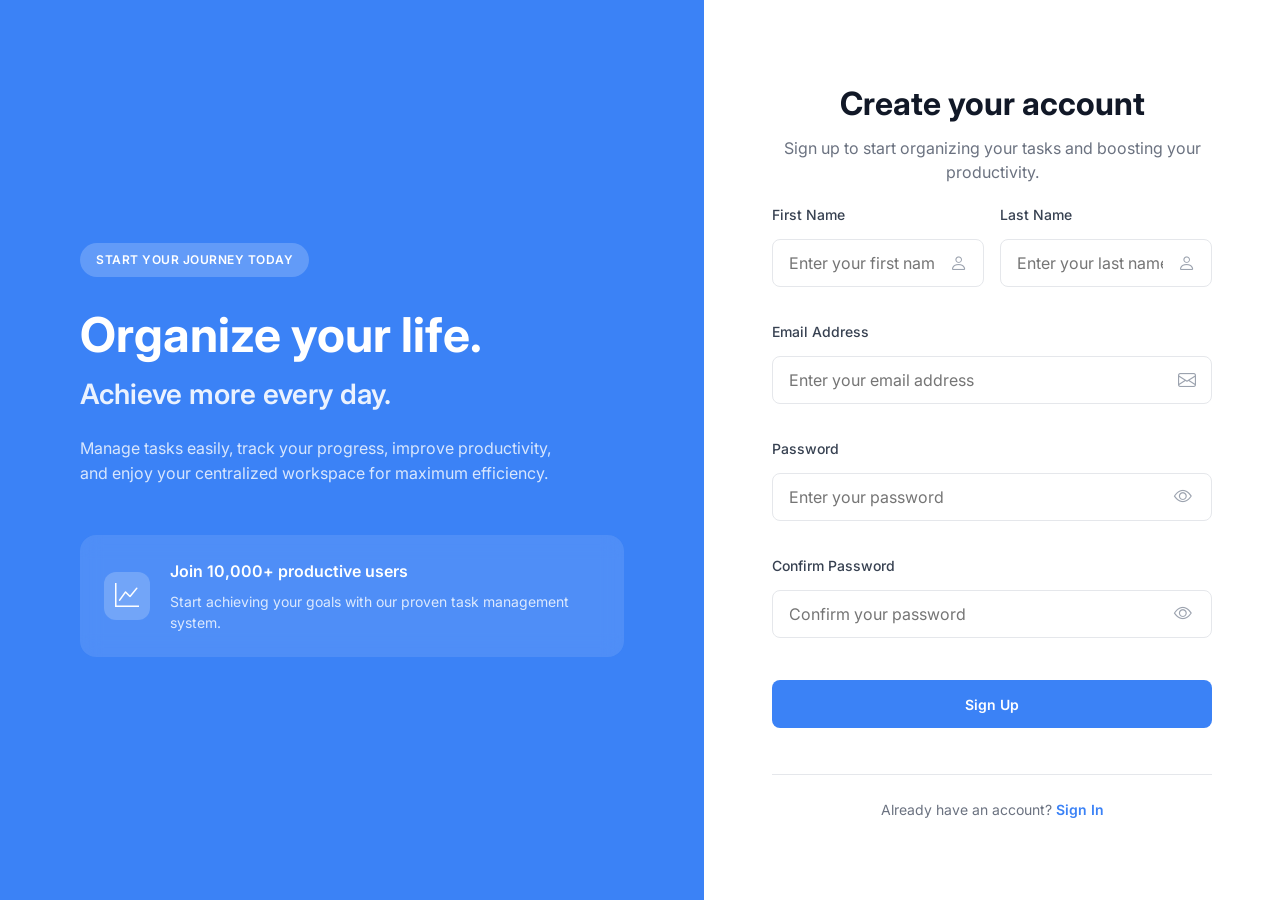
<file: HND Defense App/Ekwoge-Chelsea/signup.html>
<!DOCTYPE html>
<html lang="en">
<head>
    <meta charset="UTF-8">
    <meta name="viewport" content="width=device-width, initial-scale=1.0">
    <title>Sign Up - FocusTrack</title>
    <link href="https://cdn.jsdelivr.net/npm/bootstrap-icons@1.11.3/font/bootstrap-icons.css" rel="stylesheet">
    <link rel="stylesheet" href="css/style.css">
    <link rel="preconnect" href="https://fonts.googleapis.com">
    <link rel="preconnect" href="https://fonts.gstatic.com" crossorigin>
    <link href="https://fonts.googleapis.com/css2?family=Inter:wght@300;400;500;600;700&display=swap" rel="stylesheet">
</head>
<body class="auth-body">
    <div class="auth-container">
        <!-- Left Panel - Visual/Marketing -->
        <div class="auth-left">
            <div class="auth-branding">
                <div class="auth-badge">Start your journey today</div>
                <h1 class="auth-title">Organize your life.</h1>
                <h2 class="auth-subtitle">Achieve more every day.</h2>
                <p class="auth-description">
                    Manage tasks easily, track your progress, improve productivity, and enjoy your centralized workspace for maximum efficiency.
                </p>
            </div>
            
            <div class="auth-feature">
                <div class="feature-icon">
                    <i class="bi bi-graph-up"></i>
                </div>
                <div class="feature-content">
                    <h4>Join 10,000+ productive users</h4>
                    <p>Start achieving your goals with our proven task management system.</p>
                </div>
            </div>
        </div>

        <!-- Right Panel - Form -->
        <div class="auth-right">
            <div class="auth-form-container">
                <div class="auth-header">
                    <h1>Create your account</h1>
                    <p>Sign up to start organizing your tasks and boosting your productivity.</p>
                </div>

                <form class="auth-form" id="signupForm">
                    <div class="form-row">
                        <div class="form-group">
                            <label for="firstName" class="form-label">First Name</label>
                            <div class="input-wrapper">
                                <input type="text" id="firstName" name="firstName" class="input" placeholder="Enter your first name" required>
                                <i class="bi bi-person input-icon-right"></i>
                            </div>
                        </div>
                        <div class="form-group">
                            <label for="lastName" class="form-label">Last Name</label>
                            <div class="input-wrapper">
                                <input type="text" id="lastName" name="lastName" class="input" placeholder="Enter your last name" required>
                                <i class="bi bi-person input-icon-right"></i>
                            </div>
                        </div>
                    </div>
                    
                    <div class="form-group">
                        <label for="email" class="form-label">Email Address</label>
                        <div class="input-wrapper">
                            <input type="email" id="email" name="email" class="input" placeholder="Enter your email address" required>
                            <i class="bi bi-envelope input-icon-right"></i>
                        </div>
                    </div>
                    
                    <div class="form-group">
                        <label for="password" class="form-label">Password</label>
                        <div class="input-wrapper">
                            <input type="password" id="password" name="password" class="input" placeholder="Enter your password" required>
                            <button type="button" class="password-toggle" onclick="togglePassword('password')">
                                <i class="bi bi-eye" id="password-toggle-icon"></i>
                            </button>
                        </div>
                    </div>
                    
                    <div class="form-group">
                        <label for="confirmPassword" class="form-label">Confirm Password</label>
                        <div class="input-wrapper">
                            <input type="password" id="confirmPassword" name="confirmPassword" class="input" placeholder="Confirm your password" required>
                            <button type="button" class="password-toggle" onclick="togglePassword('confirmPassword')">
                                <i class="bi bi-eye" id="confirmPassword-toggle-icon"></i>
                            </button>
                        </div>
                    </div>

                    <!-- Form Actions -->
                    <div class="form-actions">
                        <button type="submit" class="btn btn-primary btn-full">
                            Sign Up
                        </button>
                    </div>

                    <!-- Sign In Link -->
                    <div class="form-footer">
                        <p>Already have an account? <a href="login.html" class="link-signup">Sign In</a></p>
                    </div>
                </form>
            </div>
        </div>
    </div>

    <script>
        function togglePassword(fieldId) {
            const passwordField = document.getElementById(fieldId);
            const toggleIcon = document.getElementById(fieldId + '-toggle-icon');
            
            if (passwordField.type === 'password') {
                passwordField.type = 'text';
                toggleIcon.classList.remove('bi-eye');
                toggleIcon.classList.add('bi-eye-slash');
            } else {
                passwordField.type = 'password';
                toggleIcon.classList.remove('bi-eye-slash');
                toggleIcon.classList.add('bi-eye');
            }
        }

        document.getElementById('signupForm').addEventListener('submit', function(e) {
            e.preventDefault();
            
            const firstName = document.getElementById('firstName').value;
            const lastName = document.getElementById('lastName').value;
            const email = document.getElementById('email').value;
            const password = document.getElementById('password').value;
            const confirmPassword = document.getElementById('confirmPassword').value;
            
            // Basic validation
            if (!firstName || !lastName || !email || !password || !confirmPassword) {
                alert('Please fill in all fields');
                return;
            }
            
            if (password !== confirmPassword) {
                alert('Passwords do not match. Please try again.');
                return;
            }
            
            // Create form data
            const formData = new FormData();
            formData.append('first_name', firstName);
            formData.append('last_name', lastName);
            formData.append('email', email);
            formData.append('password', password);
            formData.append('confirm_password', confirmPassword);
            
            // Submit to signup.php
            fetch('signup.php', {
                method: 'POST',
                body: formData
            })
            .then(response => response.json())
            .then(data => {
                if (data && data.success) {
                    window.location.href = data.redirect || 'dashboard.php';
                    return;
                }
                showError((data && data.message) ? data.message : 'Registration failed. Please check your input.');
            })
            .catch(error => {
                console.error('Error:', error);
                showError('Signup failed. Please try again.');
            });
        });

        function showError(message) {
            // Create error div if it doesn't exist
            let errorDiv = document.getElementById('errorMessages');
            if (!errorDiv) {
                errorDiv = document.createElement('div');
                errorDiv.id = 'errorMessages';
                errorDiv.className = 'error-messages';
                errorDiv.style.display = 'none';
                document.querySelector('.auth-header').after(errorDiv);
            }
            
            errorDiv.textContent = message;
            errorDiv.style.display = 'block';
            
            // Hide error after 5 seconds
            setTimeout(() => {
                errorDiv.style.display = 'none';
            }, 5000);
        }
    </script>

    <style>
        /* Auth Body */
        .auth-body {
            margin: 0;
            padding: 0;
            font-family: Inter, system-ui, sans-serif;
            background: #F5F7FB;
            min-height: 100vh;
            overflow-x: hidden;
            overflow-y: auto;
        }

        /* Auth Container */
        .auth-container {
            display: flex;
            min-height: 100vh;
            width: 100%;
        }

        /* Left Panel */
        .auth-left {
            width: 55%;
            background: #3B82F6;
            display: flex;
            flex-direction: column;
            justify-content: center;
            padding: 60px 80px;
            color: white;
            position: relative;
        }

        .auth-branding {
            max-width: 480px;
        }

        .auth-badge {
            display: inline-block;
            background: rgba(255, 255, 255, 0.2);
            color: white;
            padding: 8px 16px;
            border-radius: 20px;
            font-size: 12px;
            font-weight: 600;
            text-transform: uppercase;
            letter-spacing: 0.5px;
            margin-bottom: 32px;
        }

        .auth-title {
            font-size: 48px;
            font-weight: 700;
            margin: 0 0 16px 0;
            line-height: 1.1;
        }

        .auth-subtitle {
            font-size: 28px;
            font-weight: 600;
            margin: 0 0 24px 0;
            opacity: 0.9;
            line-height: 1.2;
        }

        .auth-description {
            font-size: 16px;
            line-height: 1.6;
            margin: 0 0 48px 0;
            opacity: 0.8;
        }

        .auth-feature {
            display: flex;
            align-items: center;
            gap: 20px;
            background: rgba(255, 255, 255, 0.1);
            padding: 24px;
            border-radius: 16px;
            backdrop-filter: blur(10px);
        }

        .feature-icon {
            width: 48px;
            height: 48px;
            background: rgba(255, 255, 255, 0.2);
            border-radius: 12px;
            display: flex;
            align-items: center;
            justify-content: center;
        }

        .feature-icon i {
            font-size: 24px;
            color: white;
        }

        .feature-content h4 {
            font-size: 16px;
            font-weight: 600;
            margin: 0 0 8px 0;
        }

        .feature-content p {
            font-size: 14px;
            margin: 0;
            opacity: 0.8;
        }

        /* Right Panel */
        .auth-right {
            width: 45%;
            background: white;
            display: flex;
            align-items: center;
            justify-content: center;
            padding: 40px;
        }

        .auth-form-container {
            width: 100%;
            max-width: 440px;
        }

        .auth-header {
            text-align: center;
            margin-bottom: 20px;
        }

        .auth-header h1 {
            font-size: 32px;
            font-weight: 700;
            color: #111827;
            margin: 0 0 8px 0;
        }

        .auth-header p {
            font-size: 16px;
            color: #6B7280;
            margin: 0 0 16px 0;
            line-height: 1.5;
        }

        .auth-form {
            display: flex;
            flex-direction: column;
            gap: 14px;
        }

        .form-row {
            display: grid;
            grid-template-columns: 1fr 1fr;
            gap: 16px;
        }

        .form-group {
            display: flex;
            flex-direction: column;
            gap: 6px;
        }

        .form-label {
            font-size: 14px;
            font-weight: 500;
            color: #374151;
        }

        .input-wrapper {
            position: relative;
            display: flex;
            align-items: center;
        }

        .input {
            width: 100%;
            height: 48px;
            padding: 0 48px 0 16px;
            border: 1px solid #E5E7EB;
            border-radius: 8px;
            font-size: 16px;
            transition: border-color 0.2s, box-shadow 0.2s;
        }

        .input:focus {
            outline: none;
            border-color: #3B82F6;
            box-shadow: 0 0 0 3px rgba(59, 130, 246, 0.1);
        }

        .input-icon-right {
            position: absolute;
            right: 16px;
            color: #9CA3AF;
            font-size: 18px;
            pointer-events: none;
        }

        .password-toggle {
            position: absolute;
            right: 12px;
            background: none;
            border: none;
            color: #9CA3AF;
            cursor: pointer;
            padding: 8px;
            border-radius: 4px;
            transition: color 0.2s;
        }

        .password-toggle:hover {
            color: #3B82F6;
        }

        .password-toggle i {
            font-size: 18px;
        }

        .form-actions {
            margin-top: 8px;
        }

        .btn-full {
            width: 100%;
            height: 48px;
            border: none;
            border-radius: 8px;
            font-size: 14px;
            font-weight: 600;
            cursor: pointer;
            transition: all 0.2s ease;
        }

        .btn-primary {
            background: #3B82F6;
            color: white;
        }

        .btn-primary:hover {
            background: #2563EB;
            transform: translateY(-1px);
            box-shadow: 0 4px 12px rgba(59, 130, 246, 0.3);
        }

        .form-footer {
            text-align: center;
            margin-top: 32px;
            padding-top: 24px;
            border-top: 1px solid #E5E7EB;
        }

        .form-footer p {
            color: #6B7280;
            font-size: 14px;
            margin: 0;
        }

        .link-signup {
            color: #3B82F6;
            text-decoration: none;
            font-weight: 600;
            transition: color 0.2s ease;
        }

        .link-signup:hover {
            color: #2563EB;
        }

        /* Error Messages */
        .error-messages {
            background: #FEE2E2;
            border: 1px solid #FCA5A5;
            color: #DC2626;
            padding: 12px 16px;
            border-radius: 8px;
            margin-bottom: 16px;
            font-size: 14px;
            text-align: center;
        }

        /* Responsive Design */
        @media (max-width: 1024px) {
            .auth-left {
                padding: 40px 60px;
            }
            
            .auth-title {
                font-size: 40px;
            }
            
            .auth-subtitle {
                font-size: 24px;
            }
        }

        @media (max-width: 768px) {
            .auth-container {
                flex-direction: column;
            }
            
            .auth-left {
                width: 100%;
                padding: 40px 24px;
                min-height: auto;
            }
            
            .auth-right {
                width: 100%;
                padding: 24px;
                min-height: auto;
            }
            
            .auth-title {
                font-size: 32px;
            }
            
            .auth-subtitle {
                font-size: 20px;
            }
            
            .auth-description {
                font-size: 14px;
            }
        }

        @media (max-width: 480px) {
            .auth-left {
                padding: 32px 20px;
            }
            
            .auth-right {
                padding: 20px;
            }
            
            .auth-title {
                font-size: 28px;
            }
            
            .form-title {
                font-size: 28px;
            }
            
            .auth-input {
                font-size: 16px; /* Prevent zoom on iOS */
            }
        }
    </style>
</body>
</html>
</file>
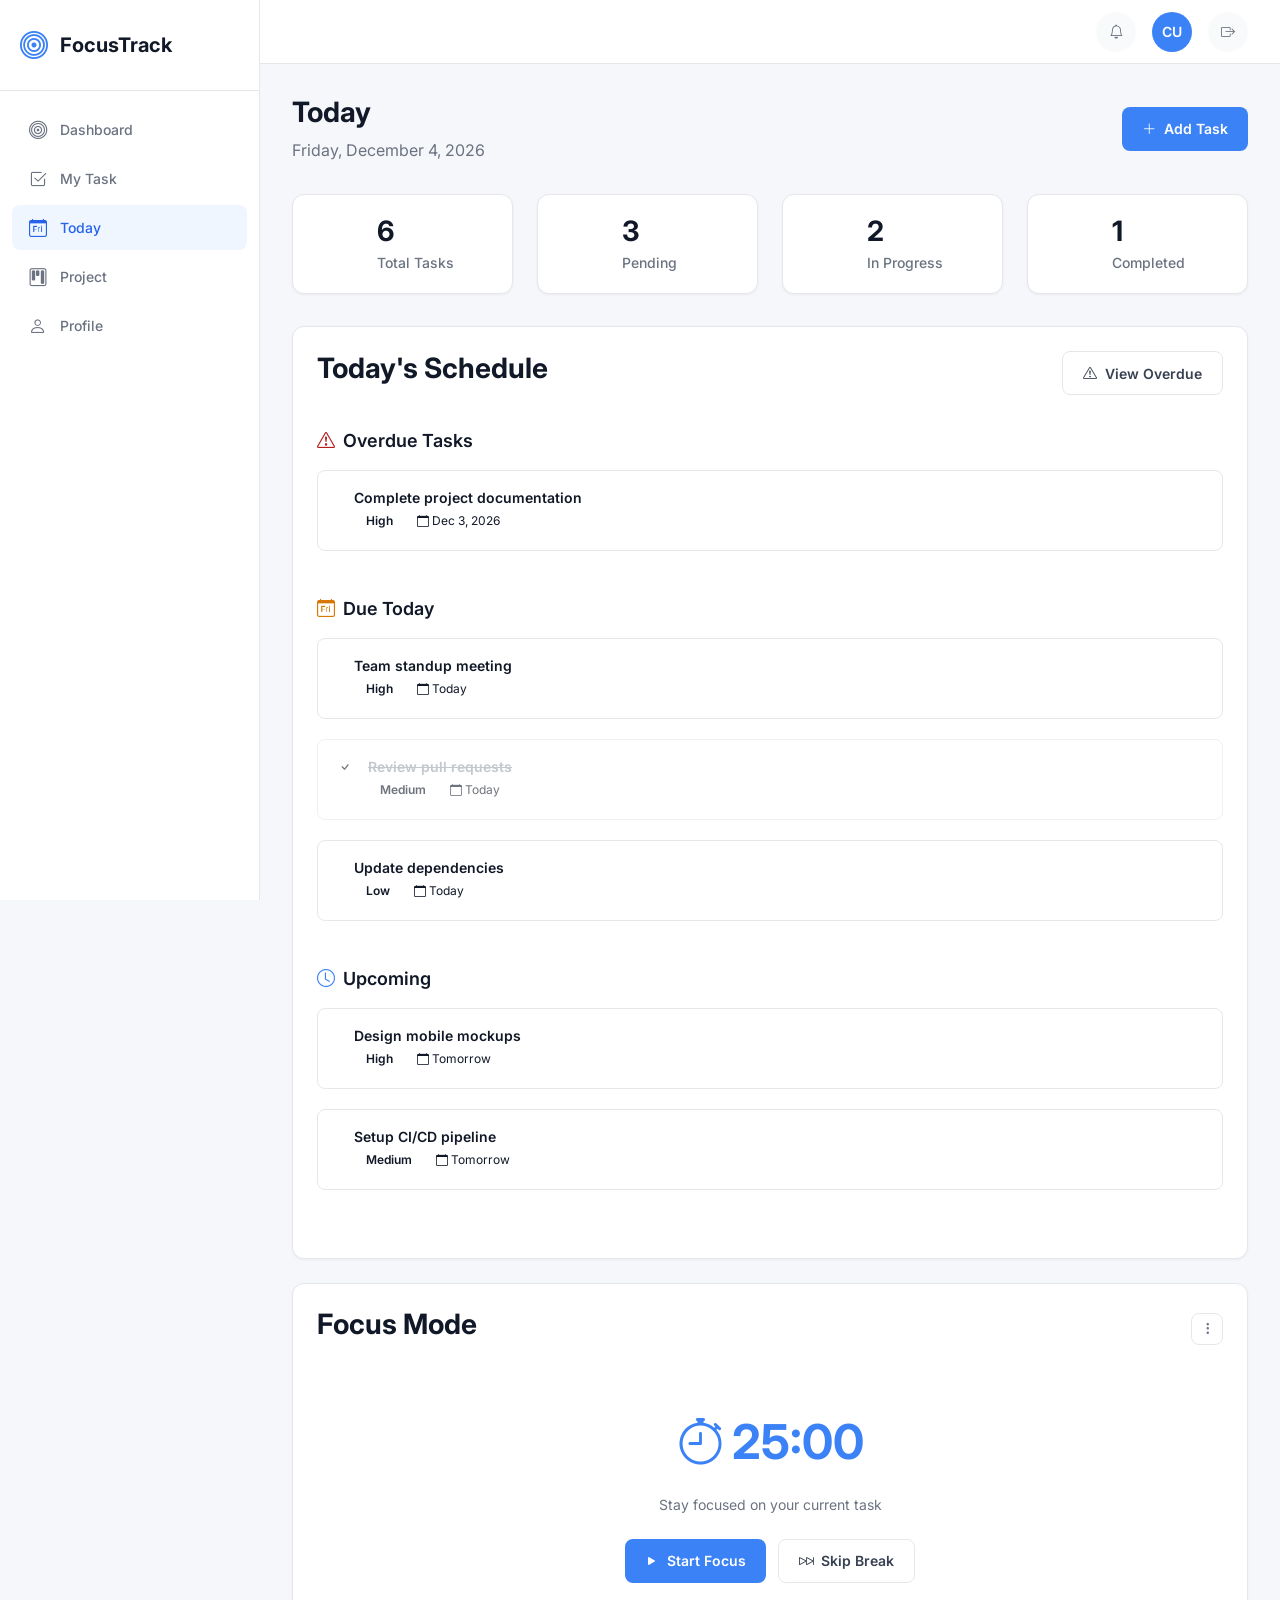
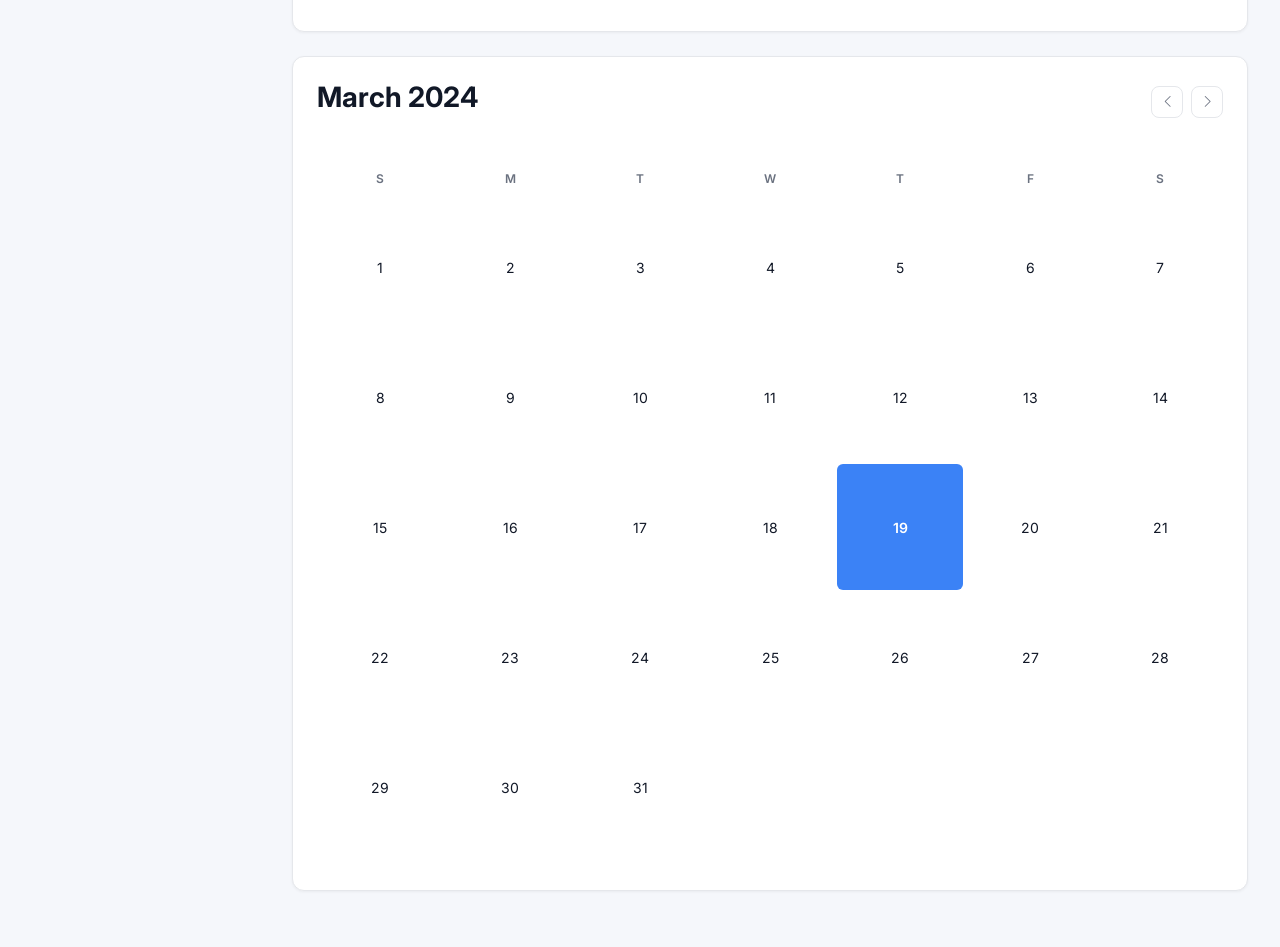
<file: HND Defense App/Ekwoge-Chelsea/today.html>
<!DOCTYPE html>
<html lang="en">
<head>
    <meta charset="UTF-8">
    <meta name="viewport" content="width=device-width, initial-scale=1.0">
    <title>Today - FocusTrack</title>
    <link href="https://cdn.jsdelivr.net/npm/bootstrap-icons@1.11.3/font/bootstrap-icons.css" rel="stylesheet">
    <link rel="stylesheet" href="css/style.css">
    <link rel="preconnect" href="https://fonts.googleapis.com">
    <link rel="preconnect" href="https://fonts.gstatic.com" crossorigin>
    <link href="https://fonts.googleapis.com/css2?family=Inter:wght@300;400;500;600;700&display=swap" rel="stylesheet">
</head>
<body>
    <!-- Main Container -->
    <div class="app-container">
        <!-- Sidebar (Desktop) -->
        <aside class="sidebar" id="sidebar">
            <div class="sidebar-header">
                <div class="logo">
                    <i class="bi bi-bullseye"></i>
                    <span>FocusTrack</span>
                </div>
            </div>
            
            <nav class="sidebar-nav">
                <a href="dashboard.html" class="nav-item" data-page="dashboard">
                    <i class="bi bi-bullseye"></i>
                    <span>Dashboard</span>
                </a>
                <a href="my-tasks.html" class="nav-item" data-page="my-tasks">
                    <i class="bi bi-check2-square"></i>
                    <span>My Task</span>
                </a>
                <a href="today.html" class="nav-item active" data-page="today">
                    <i class="bi bi-calendar-day"></i>
                    <span>Today</span>
                </a>
                <a href="projects.html" class="nav-item" data-page="projects">
                    <i class="bi bi-kanban"></i>
                    <span>Project</span>
                </a>
                <a href="profile.html" class="nav-item" data-page="profile">
                    <i class="bi bi-person"></i>
                    <span>Profile</span>
                </a>
            </nav>
        </aside>

        <!-- Top Navbar -->
        <nav class="navbar">
            <div class="navbar-actions">
                <a href="#" class="navbar-icon" title="Notifications">
                    <i class="bi bi-bell"></i>
                </a>
                <div class="user-avatar" title="User Profile">
                    <span>CU</span>
                </div>
                <a href="#" class="navbar-icon" title="Logout">
                    <i class="bi bi-box-arrow-right"></i>
                </a>
            </div>
        </nav>

        <!-- Main Content -->
        <main class="main-content">
            <div class="page-container">
                <!-- Page Header -->
                <div class="page-header">
                    <div>
                        <h1 class="page-title">Today</h1>
                        <p class="page-subtitle" id="todayDate">Loading...</p>
                    </div>
                    <button class="btn btn-primary" onclick="window.location.href='create-task.html'">
                        <i class="bi bi-plus-lg"></i>
                        Add Task
                    </button>
                </div>

                <!-- Today's Grid Layout -->
                <div class="today-grid">
                    <!-- Left Column: Schedule and Tasks -->
                    <div class="left-column">
                        <!-- Today's Stats -->
                        <div class="stats-grid">
                            <div class="stat-card">
                                <div class="stat-icon">
                                    <i class="bi bi-calendar-check"></i>
                                </div>
                                <div class="stat-info">
                                    <h3 id="todayTotal">0</h3>
                                    <p>Total Tasks</p>
                                </div>
                            </div>
                            <div class="stat-card">
                                <div class="stat-icon">
                                    <i class="bi bi-hourglass-split"></i>
                                </div>
                                <div class="stat-info">
                                    <h3 id="todayPending">0</h3>
                                    <p>Pending</p>
                                </div>
                            </div>
                            <div class="stat-card">
                                <div class="stat-icon">
                                    <i class="bi bi-arrow-repeat"></i>
                                </div>
                                <div class="stat-info">
                                    <h3 id="todayInProgress">0</h3>
                                    <p>In Progress</p>
                                </div>
                            </div>
                            <div class="stat-card">
                                <div class="stat-icon">
                                    <i class="bi bi-check-circle"></i>
                                </div>
                                <div class="stat-info">
                                    <h3 id="todayCompleted">0</h3>
                                    <p>Completed</p>
                                </div>
                            </div>
                        </div>

                        <!-- Today's Tasks -->
                        <div class="card">
                            <div class="page-header">
                                <h2 class="page-title">Today's Schedule</h2>
                                <button class="btn btn-secondary" onclick="scrollToOverdue()">
                                    <i class="bi bi-exclamation-triangle"></i>
                                    View Overdue
                                </button>
                            </div>
                            
                            <!-- Overdue Tasks -->
                            <div class="task-section">
                                <h3>
                                    <i class="bi bi-exclamation-triangle" style="color: #B91C1C;"></i>
                                    Overdue Tasks
                                </h3>
                                <div class="task-list" id="overdueTasks">
                                    <div class="loading-spinner">
                                        <i class="bi bi-hourglass-split"></i>
                                        <p>Loading overdue tasks...</p>
                                    </div>
                                </div>
                            </div>

                            <!-- Due Today -->
                            <div class="task-section">
                                <h3>
                                    <i class="bi bi-calendar-day" style="color: #D97706;"></i>
                                    Due Today
                                </h3>
                                <div class="task-list" id="dueTodayTasks">
                                    <div class="loading-spinner">
                                        <i class="bi bi-hourglass-split"></i>
                                        <p>Loading today's tasks...</p>
                                    </div>
                                </div>
                            </div>

                            <!-- Upcoming -->
                            <div class="task-section">
                                <h3>
                                    <i class="bi bi-clock" style="color: #3B82F6;"></i>
                                    Upcoming
                                </h3>
                                <div class="task-list" id="upcomingTasks">
                                    <div class="loading-spinner">
                                        <i class="bi bi-hourglass-split"></i>
                                        <p>Loading upcoming tasks...</p>
                                    </div>
                                </div>
                            </div>
                        </div>
                    </div>

                    <!-- Right Column: Focus Panel + Calendar -->
                    <div class="right-column">
                        <!-- Focus Panel -->
                        <div class="card">
                            <div class="page-header">
                                <h2 class="page-title">Focus Mode</h2>
                                <button class="btn-icon" title="Settings">
                                    <i class="bi bi-three-dots-vertical"></i>
                                </button>
                            </div>
                            <div class="focus-content">
                                <div class="focus-timer">
                                    <i class="bi bi-stopwatch"></i>
                                    <span>25:00</span>
                                </div>
                                <p class="focus-description">Stay focused on your current task</p>
                                <div class="focus-actions">
                                    <button class="btn btn-primary">
                                        <i class="bi bi-play-fill"></i>
                                        Start Focus
                                    </button>
                                    <button class="btn btn-secondary">
                                        <i class="bi bi-skip-forward"></i>
                                        Skip Break
                                    </button>
                                </div>
                            </div>
                        </div>

                        <!-- Mini Calendar -->
                        <div class="card">
                            <div class="page-header">
                                <h2 class="page-title">March 2024</h2>
                                <div style="display: flex; gap: 8px;">
                                    <button class="btn-icon" title="Previous Month">
                                        <i class="bi bi-chevron-left"></i>
                                    </button>
                                    <button class="btn-icon" title="Next Month">
                                        <i class="bi bi-chevron-right"></i>
                                    </button>
                                </div>
                            </div>
                            <div class="mini-calendar">
                                <div class="calendar-weekdays">
                                    <span>S</span>
                                    <span>M</span>
                                    <span>T</span>
                                    <span>W</span>
                                    <span>T</span>
                                    <span>F</span>
                                    <span>S</span>
                                </div>
                                <div class="calendar-grid">
                                    <!-- Calendar days would be generated here -->
                                    <div class="calendar-day">1</div>
                                    <div class="calendar-day">2</div>
                                    <div class="calendar-day">3</div>
                                    <div class="calendar-day">4</div>
                                    <div class="calendar-day">5</div>
                                    <div class="calendar-day">6</div>
                                    <div class="calendar-day">7</div>
                                    <div class="calendar-day">8</div>
                                    <div class="calendar-day">9</div>
                                    <div class="calendar-day">10</div>
                                    <div class="calendar-day">11</div>
                                    <div class="calendar-day">12</div>
                                    <div class="calendar-day">13</div>
                                    <div class="calendar-day">14</div>
                                    <div class="calendar-day">15</div>
                                    <div class="calendar-day">16</div>
                                    <div class="calendar-day">17</div>
                                    <div class="calendar-day">18</div>
                                    <div class="calendar-day today">19</div>
                                    <div class="calendar-day">20</div>
                                    <div class="calendar-day">21</div>
                                    <div class="calendar-day">22</div>
                                    <div class="calendar-day">23</div>
                                    <div class="calendar-day">24</div>
                                    <div class="calendar-day">25</div>
                                    <div class="calendar-day">26</div>
                                    <div class="calendar-day">27</div>
                                    <div class="calendar-day">28</div>
                                    <div class="calendar-day">29</div>
                                    <div class="calendar-day">30</div>
                                    <div class="calendar-day">31</div>
                                </div>
                            </div>
                        </div>
                    </div>
                </div>
            </div>
        </main>

        <!-- Mobile Header -->
        <header class="mobile-header">
            <div class="mobile-nav">
                <button class="hamburger" id="hamburger">
                    <i class="bi bi-list"></i>
                </button>
                <div class="mobile-logo">
                    <i class="bi bi-calendar-day"></i>
                    <span>Today</span>
                </div>
                <div class="mobile-user">
                    <i class="bi bi-person"></i>
                </div>
            </div>
        </header>

        <!-- Mobile Bottom Navigation -->
        <nav class="mobile-nav-footer">
            <a href="dashboard.html" class="nav-item" data-page="dashboard">
                <i class="bi bi-bullseye"></i>
                <span>Dashboard</span>
            </a>
            <a href="my-tasks.html" class="nav-item" data-page="my-tasks">
                <i class="bi bi-check2-square"></i>
                <span>My Task</span>
            </a>
            <a href="today.html" class="nav-item active" data-page="today">
                <i class="bi bi-calendar-day"></i>
                <span>Today</span>
            </a>
            <a href="projects.html" class="nav-item" data-page="projects">
                <i class="bi bi-kanban"></i>
                <span>Project</span>
            </a>
            <a href="profile.html" class="nav-item" data-page="profile">
                <i class="bi bi-person"></i>
                <span>Profile</span>
            </a>
        </nav>
    </div>

    <script src="js/main.js"></script>
    <script>
        document.addEventListener('DOMContentLoaded', function() {
            setTodayDate();
            loadTodayTasks();
        });

        function setTodayDate() {
            const today = new Date();
            const options = { weekday: 'long', year: 'numeric', month: 'long', day: 'numeric' };
            const dateString = today.toLocaleDateString('en-US', options);
            document.getElementById('todayDate').textContent = dateString;
        }

        function loadTodayTasks() {
            // Sample tasks for demonstration
            const today = new Date().toISOString().split('T')[0];
            const yesterday = new Date(Date.now() - 86400000).toISOString().split('T')[0];
            const tomorrow = new Date(Date.now() + 86400000).toISOString().split('T')[0];

            const tasks = [
                { id: 1, title: 'Complete project documentation', status: 'in-progress', priority: 'high', due_date: yesterday },
                { id: 2, title: 'Team standup meeting', status: 'pending', priority: 'high', due_date: today },
                { id: 3, title: 'Review pull requests', status: 'completed', priority: 'medium', due_date: today },
                { id: 4, title: 'Update dependencies', status: 'pending', priority: 'low', due_date: today },
                { id: 5, title: 'Design mobile mockups', status: 'pending', priority: 'high', due_date: tomorrow },
                { id: 6, title: 'Setup CI/CD pipeline', status: 'in-progress', priority: 'medium', due_date: tomorrow }
            ];

            const overdue = tasks.filter(t => t.due_date < today && t.status !== 'completed');
            const dueToday = tasks.filter(t => t.due_date === today);
            const upcoming = tasks.filter(t => t.due_date > today && t.status !== 'completed');

            displayTaskSection('overdueTasks', overdue);
            displayTaskSection('dueTodayTasks', dueToday);
            displayTaskSection('upcomingTasks', upcoming);

            updateTodayStats(overdue, dueToday, upcoming);
        }

        function displayTaskSection(containerId, tasks) {
            const container = document.getElementById(containerId);
            
            if (tasks.length === 0) {
                container.innerHTML = `
                    <div class="empty-state">
                        <i class="bi bi-check-circle"></i>
                        <p>No tasks in this section</p>
                    </div>
                `;
                return;
            }

            container.innerHTML = tasks.map(task => `
                <div class="task-item ${task.status === 'completed' ? 'completed' : ''}" data-task-id="${task.id}">
                    <div class="task-checkbox ${task.status === 'completed' ? 'checked' : ''}" onclick="toggleTaskComplete(${task.id})">
                        ${task.status === 'completed' ? '<i class="bi bi-check"></i>' : ''}
                    </div>
                    <div class="task-content">
                        <div class="task-title">${task.title}</div>
                        <div class="task-meta">
                            <span class="badge badge-${task.priority}">${formatPriority(task.priority)}</span>
                            <span>
                                <i class="bi bi-calendar"></i>
                                ${formatDate(task.due_date)}
                            </span>
                        </div>
                    </div>
                </div>
            `).join('');
        }

        function updateTodayStats(overdue, dueToday, upcoming) {
            const allToday = [...overdue, ...dueToday, ...upcoming];
            const total = allToday.length;
            const pending = allToday.filter(t => t.status === 'pending').length;
            const inProgress = allToday.filter(t => t.status === 'in-progress').length;
            const completed = allToday.filter(t => t.status === 'completed').length;

            document.getElementById('todayTotal').textContent = total;
            document.getElementById('todayPending').textContent = pending;
            document.getElementById('todayInProgress').textContent = inProgress;
            document.getElementById('todayCompleted').textContent = completed;
        }

        function formatPriority(priority) {
            const priorityMap = {
                'high': 'High',
                'medium': 'Medium',
                'low': 'Low'
            };
            return priorityMap[priority] || priority;
        }

        function formatDate(dateString) {
            const date = new Date(dateString);
            const today = new Date();
            const tomorrow = new Date(today.getTime() + 86400000);
            
            if (date.toDateString() === today.toDateString()) {
                return 'Today';
            } else if (date.toDateString() === tomorrow.toDateString()) {
                return 'Tomorrow';
            } else {
                return date.toLocaleDateString('en-US', { month: 'short', day: 'numeric', year: 'numeric' });
            }
        }

        function toggleTaskComplete(taskId) {
            console.log('Toggle task:', taskId);
            // Toggle completion logic here
        }

        function scrollToOverdue() {
            const overdueSection = document.getElementById('overdueTasks').closest('.task-section');
            overdueSection.scrollIntoView({ behavior: 'smooth' });
        }
    </script>

    <style>
        .task-section {
            margin-bottom: 32px;
        }

        .task-section h3 {
            font-size: 18px;
            font-weight: 600;
            color: #111827;
            margin-bottom: 16px;
            display: flex;
            align-items: center;
            gap: 8px;
        }

        .task-item.completed {
            opacity: 0.6;
        }

        .task-item.completed .task-title {
            text-decoration: line-through;
        }

        .focus-content {
            text-align: center;
            padding: 24px 0;
        }

        .focus-timer {
            font-size: 48px;
            font-weight: 700;
            color: #3B82F6;
            margin-bottom: 16px;
            display: flex;
            align-items: center;
            justify-content: center;
            gap: 8px;
        }

        .focus-description {
            color: #6B7280;
            margin-bottom: 24px;
            font-size: 14px;
        }

        .focus-actions {
            display: flex;
            gap: 12px;
            justify-content: center;
        }

        .mini-calendar {
            padding: 16px 0;
        }

        .calendar-weekdays {
            display: grid;
            grid-template-columns: repeat(7, 1fr);
            gap: 4px;
            margin-bottom: 16px;
            font-size: 12px;
            font-weight: 600;
            color: #6B7280;
            text-align: center;
        }

        .calendar-grid {
            display: grid;
            grid-template-columns: repeat(7, 1fr);
            gap: 4px;
        }

        .calendar-day {
            aspect-ratio: 1;
            display: flex;
            align-items: center;
            justify-content: center;
            border-radius: 6px;
            font-size: 14px;
            color: #111827;
            transition: all 0.2s ease;
        }

        .calendar-day:hover {
            background: #F3F4F6;
        }

        .calendar-day.today {
            background: #3B82F6;
            color: white;
            font-weight: 600;
        }

        @media (max-width: 768px) {
            .today-grid {
                grid-template-columns: 1fr;
            }

            .stats-grid {
                grid-template-columns: repeat(2, 1fr);
                gap: 16px;
            }

            .focus-timer {
                font-size: 36px;
            }

            .focus-actions {
                flex-direction: column;
            }

            .calendar-grid {
                gap: 2px;
            }

            .calendar-day {
                font-size: 12px;
            }
        }

        @media (max-width: 480px) {
            .stats-grid {
                grid-template-columns: 1fr;
            }

            .focus-timer {
                font-size: 32px;
            }
        }
    </style>
</body>
</html>
</file>
<file: HND Defense App/Ekwoge-Chelsea/landing/style.css>
/* Reset and Base Styles */
* {
    margin: 0;
    padding: 0;
    box-sizing: border-box;
}

body {
    font-family: 'Inter', -apple-system, BlinkMacSystemFont, 'Segoe UI', Roboto, sans-serif;
    line-height: 1.6;
    color: #1a1a1a;
    background: #ffffff;
    overflow-x: hidden;
}

.container {
    max-width: 1200px;
    margin: 0 auto;
    padding: 0 20px;
}

/* Buttons */
.btn {
    display: inline-flex;
    align-items: center;
    justify-content: center;
    padding: 12px 24px;
    border: none;
    border-radius: 8px;
    font-size: 14px;
    font-weight: 600;
    text-decoration: none;
    cursor: pointer;
    transition: all 0.2s ease;
    gap: 8px;
}

.btn-primary {
    background: #3b82f6;
    color: white;
}

.btn-primary:hover {
    background: #2563eb;
    transform: translateY(-1px);
    box-shadow: 0 4px 12px rgba(59, 130, 246, 0.3);
}

.btn-outline {
    background: transparent;
    color: #3b82f6;
    border: 2px solid #3b82f6;
}

.btn-outline:hover {
    background: #3b82f6;
    color: white;
}

.btn-secondary {
    background: #f3f4f6;
    color: #374151;
}

.btn-secondary:hover {
    background: #e5e7eb;
}

.btn-large {
    padding: 16px 32px;
    font-size: 16px;
}

/* Navigation */
.navbar {
    position: fixed;
    top: 0;
    left: 0;
    right: 0;
    background: white;
    border-bottom: 1px solid #e5e7eb;
    z-index: 1000;
    transition: all 0.3s ease;
}

.nav-container {
    max-width: 1200px;
    margin: 0 auto;
    padding: 0 20px;
    display: flex;
    align-items: center;
    justify-content: space-between;
    height: 70px;
}

.nav-logo {
    display: flex;
    align-items: center;
    gap: 8px;
    font-size: 20px;
    font-weight: 700;
    color: #1a1a1a;
    text-decoration: none;
}

.nav-logo i {
    font-size: 24px;
    color: #3b82f6;
}

.nav-menu {
    display: flex;
    gap: 32px;
}

.nav-link {
    color: #6b7280;
    text-decoration: none;
    font-weight: 500;
    transition: color 0.2s ease;
}

.nav-link:hover {
    color: #3b82f6;
}

.nav-actions {
    display: flex;
    gap: 12px;
}

.mobile-menu-toggle {
    display: none;
    background: none;
    border: none;
    font-size: 24px;
    color: #1a1a1a;
    cursor: pointer;
}

/* Hero Section */
.hero {
    padding: 140px 0 80px;
    background: linear-gradient(135deg, #f8fafc 0%, #f1f5f9 100%);
}

.hero-content {
    display: grid;
    grid-template-columns: 1fr 1fr;
    gap: 60px;
    align-items: center;
}

.hero-text h1 {
    font-size: 48px;
    font-weight: 800;
    line-height: 1.2;
    margin-bottom: 24px;
    color: #1a1a1a;
}

.hero-text p {
    font-size: 18px;
    color: #6b7280;
    margin-bottom: 32px;
    line-height: 1.6;
}

.hero-buttons {
    display: flex;
    gap: 16px;
}

.hero-image img {
    width: 100%;
    height: auto;
    border-radius: 12px;
    box-shadow: 0 20px 40px rgba(0, 0, 0, 0.1);
}

/* Section Headers */
.section-header {
    text-align: center;
    margin-bottom: 60px;
}

.section-header h2 {
    font-size: 36px;
    font-weight: 700;
    margin-bottom: 16px;
    color: #1a1a1a;
}

.section-header p {
    font-size: 18px;
    color: #6b7280;
    max-width: 600px;
    margin: 0 auto;
}

/* Features Section */
.features {
    padding: 80px 0;
    background: white;
}

.features-grid {
    display: grid;
    grid-template-columns: repeat(4, 1fr);
    gap: 32px;
}

.feature-card {
    background: white;
    padding: 32px;
    border-radius: 16px;
    border: 1px solid #e5e7eb;
    transition: all 0.3s ease;
}

.feature-card:hover {
    transform: translateY(-8px);
    box-shadow: 0 20px 40px rgba(0, 0, 0, 0.15);
}

.feature-card:hover .feature-icon {
    transform: scale(1.1);
    color: #3b82f6;
}

.feature-icon {
    width: 64px;
    height: 64px;
    background: #eff6ff;
    border-radius: 16px;
    display: flex;
    align-items: center;
    justify-content: center;
    font-size: 28px;
    color: #3b82f6;
    margin-bottom: 24px;
    transition: transform 0.3s ease, color 0.3s ease;
}

.feature-card h3 {
    font-size: 20px;
    font-weight: 600;
    margin-bottom: 12px;
    color: #1a1a1a;
}

.feature-card p {
    color: #6b7280;
    line-height: 1.6;
}

/* Showcase Section */
.showcase {
    padding: 80px 0;
    background: #f8fafc;
}

.showcase-grid {
    display: grid;
    grid-template-columns: repeat(2, 1fr);
    gap: 24px;
}

.showcase-item {
    background: white;
    border-radius: 12px;
    overflow: hidden;
    border: 1px solid #e5e7eb;
    transition: transform 0.3s ease, box-shadow 0.3s ease;
}

.showcase-item:hover {
    transform: translateY(-8px);
    box-shadow: 0 20px 40px rgba(0, 0, 0, 0.15);
}

.showcase-item img {
    width: 100%;
    height: auto;
    display: block;
}

/* How It Works Section */
.how-it-works {
    padding: 80px 0;
    background: white;
}

.steps {
    display: grid;
    grid-template-columns: repeat(3, 1fr);
    gap: 48px;
    text-align: center;
}

.step {
    position: relative;
    transition: transform 0.3s ease, box-shadow 0.3s ease;
}

.step:hover {
    transform: translateY(-8px);
}

.step:hover .step-icon {
    box-shadow: 0 12px 24px rgba(59, 130, 246, 0.3);
}

.step-icon {
    width: 80px;
    height: 80px;
    background: #3b82f6;
    border-radius: 50%;
    display: flex;
    align-items: center;
    justify-content: center;
    margin: 0 auto 24px;
    transition: box-shadow 0.3s ease;
}

.step-icon i {
    font-size: 32px;
    color: white;
}

.step h3 {
    font-size: 24px;
    font-weight: 600;
    margin-bottom: 12px;
    color: #1a1a1a;
}

.step p {
    color: #6b7280;
    line-height: 1.6;
}

/* Benefits Section */
.benefits {
    padding: 80px 0;
    background: #f8fafc;
}

.benefits-grid {
    display: grid;
    grid-template-columns: repeat(4, 1fr);
    gap: 32px;
}

.benefit-card {
    background: white;
    padding: 32px;
    border-radius: 16px;
    border: 1px solid #e5e7eb;
    text-align: center;
    transition: transform 0.3s ease;
}

.benefit-card:hover {
    transform: translateY(-4px);
}

.benefit-icon {
    width: 64px;
    height: 64px;
    background: #eff6ff;
    border-radius: 16px;
    display: flex;
    align-items: center;
    justify-content: center;
    margin: 0 auto 24px;
}

.benefit-icon i {
    font-size: 28px;
    color: #3b82f6;
}

.benefit-card h3 {
    font-size: 20px;
    font-weight: 600;
    margin-bottom: 12px;
    color: #1a1a1a;
}

.benefit-card p {
    color: #6b7280;
    line-height: 1.6;
}

/* Pricing Section */
.pricing {
    padding: 80px 0;
    background: white;
}

.pricing-grid {
    display: grid;
    grid-template-columns: repeat(3, 1fr);
    gap: 32px;
    max-width: 1000px;
    margin: 0 auto;
}

.pricing-card {
    background: white;
    border: 2px solid #e5e7eb;
    border-radius: 16px;
    padding: 40px;
    text-align: center;
    position: relative;
    transition: transform 0.3s ease, box-shadow 0.3s ease, border-color 0.3s ease;
}

.pricing-card:hover {
    transform: translateY(-8px);
    box-shadow: 0 20px 40px rgba(0, 0, 0, 0.15);
    border-color: #3b82f6;
}

.pricing-card.featured {
    border-color: #3b82f6;
    transform: scale(1.05);
}

.pricing-badge {
    position: absolute;
    top: -12px;
    left: 50%;
    transform: translateX(-50%);
    background: #3b82f6;
    color: white;
    padding: 8px 16px;
    border-radius: 20px;
    font-size: 12px;
    font-weight: 600;
    text-transform: uppercase;
}

.pricing-header h3 {
    font-size: 24px;
    font-weight: 600;
    margin-bottom: 16px;
    color: #1a1a1a;
}

.price {
    margin-bottom: 32px;
}

.currency {
    font-size: 20px;
    color: #6b7280;
    vertical-align: top;
}

.amount {
    font-size: 48px;
    font-weight: 700;
    color: #1a1a1a;
}

.period {
    font-size: 16px;
    color: #6b7280;
}

.pricing-features ul {
    list-style: none;
    margin-bottom: 32px;
}

.pricing-features li {
    padding: 8px 0;
    color: #374151;
    display: flex;
    align-items: center;
    justify-content: center;
    gap: 8px;
}

.pricing-features i {
    color: #10b981;
    font-size: 16px;
}

.pricing-action .btn {
    width: 100%;
}

/* CTA Section */
.cta {
    padding: 80px 0;
    background: #3b82f6;
    text-align: center;
}

.cta h2 {
    font-size: 36px;
    font-weight: 700;
    color: white;
    margin-bottom: 16px;
}

.cta p {
    font-size: 18px;
    color: rgba(255, 255, 255, 0.9);
    margin-bottom: 32px;
    max-width: 600px;
    margin-left: auto;
    margin-right: auto;
}

.cta .btn-primary {
    background: white;
    color: #3b82f6;
}

.cta .btn-primary:hover {
    background: #f8fafc;
    transform: translateY(-2px);
    box-shadow: 0 8px 24px rgba(0, 0, 0, 0.15);
}

/* Footer */
.footer {
    background: #1a1a1a;
    color: white;
    padding: 60px 0 20px;
}

.footer-content {
    display: grid;
    grid-template-columns: 2fr 1fr 1fr 1fr;
    gap: 48px;
    margin-bottom: 40px;
    align-items: start;
}

.footer-links {
    display: grid;
    grid-template-columns: repeat(3, 1fr);
    gap: 32px;
    align-items: start;
}

.footer-logo {
    display: flex;
    align-items: center;
    gap: 8px;
    font-size: 20px;
    font-weight: 700;
    margin-bottom: 16px;
}

.footer-logo i {
    font-size: 24px;
    color: #3b82f6;
}

.footer-brand p {
    color: #9ca3af;
    line-height: 1.6;
}

.footer-column h4 {
    font-size: 16px;
    font-weight: 600;
    margin-bottom: 16px;
    color: white;
}

.footer-column ul {
    list-style: none;
}

.footer-column li {
    margin-bottom: 8px;
}

.footer-column a {
    color: #9ca3af;
    text-decoration: none;
    transition: color 0.2s ease;
}

.footer-column a:hover {
    color: #3b82f6;
}

.footer-bottom {
    border-top: 1px solid rgba(255, 255, 255, 0.1);
    padding-top: 32px;
    text-align: center;
}

.footer-bottom p {
    margin: 0 0 8px 0;
    font-size: 14px;
    color: rgba(255, 255, 255, 0.7);
}

.footer-bottom p:last-child {
    margin-bottom: 0;
}

/* Newsletter Section */
.footer-newsletter {
    background: rgba(59, 130, 246, 0.1);
    padding: 40px 0;
    border-top: 1px solid rgba(255, 255, 255, 0.1);
    border-bottom: 1px solid rgba(255, 255, 255, 0.1);
}

.newsletter-content {
    display: flex;
    align-items: center;
    justify-content: space-between;
    gap: 32px;
}

.newsletter-text h3 {
    font-size: 24px;
    font-weight: 600;
    color: white;
    margin: 0 0 8px 0;
}

.newsletter-text p {
    font-size: 16px;
    color: rgba(255, 255, 255, 0.8);
    margin: 0;
    max-width: 400px;
}

.newsletter-form {
    display: flex;
    gap: 12px;
    align-items: center;
}

.newsletter-input {
    padding: 12px 16px;
    border: 1px solid rgba(255, 255, 255, 0.2);
    border-radius: 8px;
    background: rgba(255, 255, 255, 0.1);
    color: white;
    font-size: 16px;
    min-width: 250px;
    backdrop-filter: blur(10px);
}

.newsletter-input::placeholder {
    color: rgba(255, 255, 255, 0.6);
}

.newsletter-input:focus {
    outline: none;
    border-color: #3b82f6;
    background: rgba(255, 255, 255, 0.15);
}

.newsletter-btn {
    padding: 12px 24px;
    font-size: 16px;
    font-weight: 500;
}

/* Social Media Section */
.footer-social {
    padding: 32px 0;
    text-align: center;
}

.social-icons {
    display: flex;
    justify-content: center;
    gap: 16px;
}

.social-icon {
    display: flex;
    align-items: center;
    justify-content: center;
    width: 48px;
    height: 48px;
    background: rgba(255, 255, 255, 0.1);
    border: 1px solid rgba(255, 255, 255, 0.2);
    border-radius: 50%;
    color: rgba(255, 255, 255, 0.8);
    font-size: 20px;
    text-decoration: none;
    transition: all 0.3s ease;
    backdrop-filter: blur(10px);
}

.social-icon:hover {
    background: rgba(59, 130, 246, 0.2);
    border-color: #3b82f6;
    color: white;
    transform: translateY(-2px);
}

/* Responsive Design */
@media (max-width: 1024px) {
    .hero-content {
        grid-template-columns: 1fr;
        gap: 40px;
        text-align: center;
    }
    
    .hero-text h1 {
        font-size: 40px;
    }
    
    .features-grid,
    .benefits-grid {
        grid-template-columns: repeat(2, 1fr);
    }
    
    .steps {
        grid-template-columns: 1fr;
        gap: 32px;
    }
    
    .pricing-grid {
        grid-template-columns: 1fr;
        max-width: 400px;
    }
    
    .footer-content {
        grid-template-columns: 1fr 1fr;
        gap: 32px;
    }
}

@media (max-width: 768px) {
    .nav-menu,
    .nav-actions {
        display: none;
    }
    
    .mobile-menu-toggle {
        display: block;
    }
    
    .hero {
        padding: 120px 0 60px;
    }
    
    .hero-text h1 {
        font-size: 32px;
    }
    
    .hero-buttons {
        flex-direction: column;
        align-items: center;
    }
    
    .features-grid,
    .benefits-grid {
        grid-template-columns: 1fr;
    }
    
    .showcase-grid {
        grid-template-columns: 1fr;
    }
    
    .section-header h2 {
        font-size: 28px;
    }
    
    .footer-content {
        grid-template-columns: 1fr;
        text-align: center;
        gap: 32px;
    }
    
    .newsletter-content {
        flex-direction: column;
        text-align: center;
        gap: 24px;
    }
    
    .newsletter-form {
        justify-content: center;
    }
    
    .newsletter-input {
        min-width: auto;
        flex: 1;
        max-width: 300px;
    }
    
    .social-icons {
        flex-wrap: wrap;
    }
    
    .footer-column {
        margin-bottom: 32px;
    }
}

@media (max-width: 480px) {
    .container {
        padding: 0 16px;
    }
    
    .nav-container {
        padding: 0 16px;
    }
    
    .hero-text h1 {
        font-size: 28px;
    }
    
    .hero-text p {
        font-size: 16px;
    }
    
    .section-header h2 {
        font-size: 24px;
    }
    
    .section-header p {
        font-size: 16px;
    }
    
    .cta h2 {
        font-size: 28px;
    }
    
    .cta p {
        font-size: 16px;
    }
}
</file>
<file: HND Defense App/Ekwoge-Chelsea/css/style.css>
﻿/* ============================================
   FOCUSTRACK DESIGN SYSTEM
   Modern SaaS Dashboard Styles
   ============================================ */

/* Reset and Base Styles */
* {
    margin: 0;
    padding: 0;
    box-sizing: border-box;
}

:root {
    /* Primary Colors */
    --primary-50: #EFF6FF;
    --primary-100: #DBEAFE;
    --primary-500: #3B82F6;
    --primary-600: #2563EB;
    --primary-700: #1D4ED8;
    
    /* Gray Scale */
    --gray-50: #F9FAFB;
    --gray-100: #F3F4F6;
    --gray-200: #E5E7EB;
    --gray-300: #D1D5DB;
    --gray-400: #9CA3AF;
    --gray-500: #6B7280;
    --gray-600: #4B5563;
    --gray-700: #374151;
    --gray-800: #1F2937;
    --gray-900: #111827;
    
    /* Semantic Colors */
    --success-50: #ECFDF5;
    --success-500: #10B981;
    --success-600: #059669;
    --warning-50: #FFFBEB;
    --warning-500: #F59E0B;
    --warning-600: #D97706;
    --danger-50: #FEF2F2;
    --danger-500: #EF4444;
    --danger-600: #DC2626;
    
    /* Background */
    --bg-primary: #F5F7FB;
    --bg-white: #FFFFFF;
    --bg-sidebar: #FFFFFF;
    
    /* Text */
    --text-primary: #111827;
    --text-secondary: #6B7280;
    --text-tertiary: #9CA3AF;
    
    /* Spacing */
    --space-1: 4px;
    --space-2: 8px;
    --space-3: 12px;
    --space-4: 16px;
    --space-5: 20px;
    --space-6: 24px;
    --space-8: 32px;
    --space-10: 40px;
    
    /* Border Radius */
    --radius-sm: 6px;
    --radius-md: 8px;
    --radius-lg: 12px;
    --radius-xl: 16px;
    --radius-full: 9999px;
    
    /* Shadows */
    --shadow-sm: 0 1px 2px rgba(0, 0, 0, 0.05);
    --shadow-md: 0 4px 6px -1px rgba(0, 0, 0, 0.1), 0 2px 4px -1px rgba(0, 0, 0, 0.06);
    --shadow-lg: 0 10px 15px -3px rgba(0, 0, 0, 0.1), 0 4px 6px -2px rgba(0, 0, 0, 0.05);
    --shadow-card: 0 1px 3px rgba(0, 0, 0, 0.05);
    
    /* Typography */
    --font-family: 'Inter', -apple-system, BlinkMacSystemFont, 'Segoe UI', Roboto, sans-serif;
}

body {
    font-family: var(--font-family);
    background: var(--bg-primary);
    min-height: 100vh;
    color: var(--text-primary);
    font-size: 14px;
    line-height: 1.5;
}

/* ============================================
   LAYOUT
   ============================================ */

.app-container {
    display: flex;
    min-height: 100vh;
    position: relative;
}

/* ============================================
   SIDEBAR
   ============================================ */

.sidebar {
    width: 260px;
    background: var(--bg-sidebar);
    border-right: 1px solid var(--gray-200);
    padding: 0;
    position: fixed;
    left: 0;
    top: 0;
    height: 100vh;
    overflow-y: auto;
    z-index: 1000;
    transition: transform 0.3s ease;
}

.sidebar-header {
    padding: 24px 20px;
    border-bottom: 1px solid var(--gray-200);
}

.logo {
    display: flex;
    align-items: center;
    gap: 12px;
    font-size: 20px;
    font-weight: 700;
    color: var(--text-primary);
}

.logo i {
    font-size: 28px;
    color: var(--primary-500);
}

.sidebar-nav {
    padding: 16px 12px;
    display: flex;
    flex-direction: column;
    gap: 4px;
}

.nav-item {
    display: flex;
    align-items: center;
    gap: 12px;
    padding: 12px 16px;
    color: var(--gray-500);
    text-decoration: none;
    transition: all 0.2s ease;
    border-radius: var(--radius-md);
    font-size: 14px;
    font-weight: 500;
}

.nav-item:hover {
    background: var(--gray-50);
    color: var(--gray-700);
}

.nav-item.active {
    background: var(--primary-50);
    color: var(--primary-600);
}

.nav-item i {
    width: 20px;
    font-size: 18px;
    display: flex;
    align-items: center;
    justify-content: center;
}

/* ============================================
   TOP NAVBAR
   ============================================ */

.navbar {
    position: fixed;
    top: 0;
    left: 260px;
    right: 0;
    background: var(--bg-white);
    border-bottom: 1px solid var(--gray-200);
    height: 64px;
    display: flex;
    align-items: center;
    justify-content: flex-end;
    padding: 0 32px;
    z-index: 999;
}

.navbar-actions {
    display: flex;
    align-items: center;
    gap: 16px;
}

.navbar-icon {
    width: 40px;
    height: 40px;
    border-radius: var(--radius-full);
    background: var(--gray-50);
    border: none;
    display: flex;
    align-items: center;
    justify-content: center;
    color: var(--gray-500);
    text-decoration: none;
    transition: all 0.2s ease;
    cursor: pointer;
}

.navbar-icon:hover {
    background: var(--gray-100);
    color: var(--gray-700);
}

.user-avatar,
.nav-avatar {
    width: 40px;
    height: 40px;
    border-radius: var(--radius-full);
    background: var(--primary-500);
    color: white;
    display: flex;
    align-items: center;
    justify-content: center;
    font-weight: 600;
    font-size: 14px;
    overflow: hidden;
    flex-shrink: 0;
    position: relative;
    cursor: pointer;
}

.user-avatar img,
.nav-avatar img {
    position: absolute;
    inset: 0;
    width: 100%;
    height: 100%;
    object-fit: cover;
    border-radius: var(--radius-full);
    display: block;
}

/* Defensive avatar sizing */
.avatar-large,
.profile-avatar,
.avatar-preview {
    position: relative;
    overflow: hidden;
}

.avatar-large img,
.profile-avatar img,
.avatar-preview img {
    position: absolute;
    inset: 0;
    width: 100%;
    height: 100%;
    object-fit: cover;
    border-radius: inherit;
    display: block;
}

.navbar-actions img {
    width: 40px;
    height: 40px;
    border-radius: var(--radius-full);
    object-fit: cover;
    display: block;
    flex-shrink: 0;
}

/* ============================================
   MAIN CONTENT
   ============================================ */

.main-content {
    flex: 1;
    margin-left: 260px;
    margin-top: 64px;
    padding: 0;
    overflow-y: auto;
    min-height: calc(100vh - 64px);
}

.page-container {
    padding: 32px;
    max-width: 1400px;
    margin: 0 auto;
}

/* ============================================
   PAGE HEADER
   ============================================ */

.page-header {
    display: flex;
    justify-content: space-between;
    align-items: center;
    margin-bottom: 32px;
}

.page-header > div:first-child {
    flex: 1;
}

.page-title {
    font-size: 28px;
    font-weight: 700;
    color: var(--text-primary);
    margin-bottom: 8px;
    line-height: 1.2;
}

.page-subtitle {
    font-size: 16px;
    color: var(--text-secondary);
    font-weight: 400;
}

/* ============================================
   CARDS
   ============================================ */

.card {
    background: var(--bg-white);
    border-radius: var(--radius-lg);
    border: 1px solid var(--gray-200);
    padding: 24px;
    box-shadow: var(--shadow-card);
    margin-bottom: 24px;
}

.card-header {
    display: flex;
    justify-content: space-between;
    align-items: center;
    margin-bottom: 20px;
}

.card-title {
    font-size: 18px;
    font-weight: 600;
    color: var(--text-primary);
}

/* ============================================
   STAT CARDS (Dashboard)
   ============================================ */

.stats-grid {
    display: grid;
    grid-template-columns: repeat(4, 1fr);
    gap: 24px;
    margin-bottom: 32px;
}

.stat-card {
    background: var(--bg-white);
    border: 1px solid var(--gray-200);
    border-radius: var(--radius-lg);
    padding: 20px;
    display: flex;
    align-items: center;
    gap: 16px;
    box-shadow: var(--shadow-card);
}

.stat-icon {
    width: 48px;
    height: 48px;
    border-radius: var(--radius-md);
    display: flex;
    align-items: center;
    justify-content: center;
    font-size: 24px;
    color: white;
    flex-shrink: 0;
}

.stat-icon.blue { background: var(--primary-500); }
.stat-icon.green { background: var(--success-500); }
.stat-icon.orange { background: var(--warning-500); }
.stat-icon.red { background: var(--danger-500); }
.stat-icon.purple { background: #8B5CF6; }

.stat-info h3 {
    font-size: 28px;
    font-weight: 700;
    color: var(--text-primary);
    margin: 0;
    line-height: 1.2;
}

.stat-info p {
    color: var(--text-secondary);
    font-size: 14px;
    margin: 4px 0 0 0;
    font-weight: 500;
}

/* ============================================
   BUTTONS
   ============================================ */

.btn {
    display: inline-flex;
    align-items: center;
    justify-content: center;
    gap: 8px;
    padding: 0 20px;
    height: 44px;
    border-radius: var(--radius-md);
    font-weight: 600;
    text-decoration: none;
    border: none;
    cursor: pointer;
    transition: all 0.2s ease;
    font-size: 14px;
    font-family: inherit;
    white-space: nowrap;
}

.btn-primary {
    background: var(--primary-500);
    color: white;
}

.btn-primary:hover {
    background: var(--primary-600);
}

.btn-secondary {
    background: var(--bg-white);
    color: var(--gray-700);
    border: 1px solid var(--gray-200);
}

.btn-secondary:hover {
    background: var(--gray-50);
    border-color: var(--gray-300);
}

.btn-danger {
    background: var(--danger-50);
    color: var(--danger-600);
    border: 1px solid var(--danger-50);
}

.btn-danger:hover {
    background: var(--danger-100);
}

.btn-sm {
    padding: 0 12px;
    height: 36px;
    font-size: 13px;
}

.btn-lg {
    padding: 0 24px;
    height: 48px;
    font-size: 15px;
}

.btn-full {
    width: 100%;
}

/* ============================================
   BADGES
   ============================================ */

.badge {
    display: inline-flex;
    align-items: center;
    padding: 4px 12px;
    border-radius: var(--radius-full);
    font-size: 12px;
    font-weight: 600;
    text-transform: capitalize;
}

.badge-completed {
    background: var(--primary-50);
    color: var(--primary-600);
}

.badge-pending {
    background: var(--gray-100);
    color: var(--gray-600);
}

.badge-in-progress {
    background: var(--warning-50);
    color: var(--warning-600);
}

/* Priority Badges */
.priority {
    display: inline-flex;
    align-items: center;
    gap: 4px;
    padding: 4px 10px;
    border-radius: var(--radius-full);
    font-size: 12px;
    font-weight: 600;
}

.priority.high {
    background: var(--danger-50);
    color: var(--danger-600);
}

.priority.medium {
    background: var(--warning-50);
    color: var(--warning-600);
}

.priority.low {
    background: var(--primary-50);
    color: var(--primary-600);
}

.priority::before {
    content: '';
    width: 6px;
    height: 6px;
    border-radius: 50%;
    background: currentColor;
}

/* ============================================
   TASK LIST / TABLE
   ============================================ */

.task-list-header {
    display: grid;
    grid-template-columns: 40px 2fr 120px 140px 100px 120px 100px;
    gap: 16px;
    padding: 12px 20px;
    background: var(--gray-50);
    border-radius: var(--radius-md);
    margin-bottom: 12px;
    font-size: 12px;
    font-weight: 600;
    color: var(--text-secondary);
    text-transform: uppercase;
    letter-spacing: 0.5px;
}

.task-list {
    display: flex;
    flex-direction: column;
    gap: 8px;
}

.project-list {
    display: flex;
    flex-direction: column;
    gap: 0;
}

.task-item {
    display: flex;
    align-items: flex-start;
    gap: 16px;
    padding: 16px 20px;
    background: var(--bg-white);
    border: 1px solid var(--gray-200);
    border-radius: var(--radius-md);
    transition: all 0.2s ease;
    margin-bottom: 12px;
}

.task-item:hover {
    border-color: var(--gray-300);
    box-shadow: var(--shadow-sm);
}

.task-item.completed {
    opacity: 0.7;
}

.task-item.completed .task-title {
    text-decoration: line-through;
    color: var(--gray-400);
}

.task-content {
    flex: 1;
    min-width: 0;
}

.task-header {
    display: flex;
    align-items: center;
    justify-content: space-between;
    gap: 12px;
    margin-bottom: 8px;
}

.task-header h4 {
    font-weight: 600;
    color: var(--text-primary);
    font-size: 14px;
    margin: 0;
}

.task-content > p {
    font-size: 13px;
    color: var(--text-secondary);
    margin: 0 0 8px 0;
}

.task-meta {
    display: flex;
    flex-wrap: wrap;
    gap: 12px;
    font-size: 12px;
    align-items: center;
}

.task-meta .project,
.task-meta .due-date {
    color: var(--text-secondary);
}

.task-meta .priority {
    padding: 2px 8px;
    border-radius: 4px;
    font-weight: 500;
}

.task-meta .priority.high {
    background: var(--danger-50);
    color: var(--danger-600);
}

.task-meta .priority.medium {
    background: var(--warning-50);
    color: var(--warning-600);
}

.task-meta .priority.low {
    background: var(--success-50);
    color: var(--success-600);
}

.task-actions {
    display: flex;
    gap: 8px;
    justify-content: flex-end;
}

.task-checkbox {
    display: flex;
    align-items: center;
    justify-content: center;
}

.task-checkbox input[type='checkbox'] {
    width: 20px;
    height: 20px;
    border: 2px solid var(--gray-300);
    border-radius: var(--radius-sm);
    cursor: pointer;
    appearance: none;
    transition: all 0.2s ease;
    position: relative;
}

.task-checkbox input[type='checkbox']:checked {
    background: var(--primary-500);
    border-color: var(--primary-500);
}

.task-checkbox input[type='checkbox']:checked::after {
    content: '✓';
    position: absolute;
    top: 50%;
    left: 50%;
    transform: translate(-50%, -50%);
    color: white;
    font-size: 12px;
    font-weight: bold;
}

.task-title-wrap {
    display: flex;
    flex-direction: column;
    gap: 4px;
}

.task-title {
    font-weight: 600;
    color: var(--text-primary);
    font-size: 14px;
}

.task-desc {
    font-size: 13px;
    color: var(--text-secondary);
}

.task-category {
    font-size: 13px;
    color: var(--text-secondary);
}

.task-due {
    font-size: 13px;
    color: var(--text-secondary);
    display: flex;
    align-items: center;
    gap: 6px;
}

.task-actions {
    display: flex;
    gap: 8px;
    justify-content: flex-end;
}

.btn-icon {
    width: 32px;
    height: 32px;
    padding: 0;
    border-radius: var(--radius-md);
    display: flex;
    align-items: center;
    justify-content: center;
    background: transparent;
    border: 1px solid var(--gray-200);
    color: var(--gray-500);
    cursor: pointer;
    transition: all 0.2s ease;
}

.btn-icon:hover {
    background: var(--gray-50);
    color: var(--gray-700);
}

.btn-icon.edit:hover {
    background: var(--primary-50);
    color: var(--primary-600);
    border-color: var(--primary-200);
}

.btn-icon.delete:hover {
    background: var(--danger-50);
    color: var(--danger-600);
    border-color: var(--danger-200);
}

/* ============================================
   PROJECT CARDS
   ============================================ */

.projects-grid {
    display: grid;
    grid-template-columns: repeat(3, 1fr);
    gap: 24px;
}

.project-card {
    background: var(--bg-white);
    border: 1px solid var(--gray-200);
    border-radius: var(--radius-lg);
    padding: 24px;
    transition: all 0.2s ease;
    box-shadow: var(--shadow-card);
    margin-bottom: 16px;
}

.project-card:hover {
    border-color: var(--gray-300);
    box-shadow: var(--shadow-md);
    transform: translateY(-2px);
}

.project-icon {
    width: 48px;
    height: 48px;
    border-radius: var(--radius-md);
    display: flex;
    align-items: center;
    justify-content: center;
    font-size: 24px;
    margin-bottom: 16px;
}

.project-icon.blue { background: var(--primary-50); color: var(--primary-500); }
.project-icon.green { background: var(--success-50); color: var(--success-500); }
.project-icon.orange { background: var(--warning-50); color: var(--warning-500); }
.project-icon.purple { background: #F3E8FF; color: #8B5CF6; }
.project-icon.red { background: var(--danger-50); color: var(--danger-500); }
.project-icon.teal { background: #CCFBF1; color: #14B8A6; }

.project-title {
    font-size: 18px;
    font-weight: 600;
    color: var(--text-primary);
    margin-bottom: 8px;
}

.project-desc {
    font-size: 14px;
    color: var(--text-secondary);
    line-height: 1.5;
    margin-bottom: 20px;
    min-height: 42px;
}

.project-stats {
    display: flex;
    gap: 24px;
    margin-bottom: 20px;
    padding-bottom: 20px;
    border-bottom: 1px solid var(--gray-100);
}

.project-stat {
    display: flex;
    flex-direction: column;
    gap: 4px;
}

.project-stat-value {
    font-size: 20px;
    font-weight: 700;
    color: var(--text-primary);
}

.project-stat-label {
    font-size: 12px;
    color: var(--text-secondary);
    font-weight: 500;
}

.project-progress-wrap {
    margin-bottom: 20px;
}

.project-progress-header {
    display: flex;
    justify-content: space-between;
    margin-bottom: 8px;
    font-size: 13px;
}

.project-progress-label {
    color: var(--text-secondary);
    font-weight: 500;
}

.project-progress-value {
    color: var(--text-primary);
    font-weight: 600;
}

.progress-bar {
    height: 8px;
    background: var(--gray-100);
    border-radius: var(--radius-full);
    overflow: hidden;
}

.progress-fill {
    height: 100%;
    background: var(--primary-500);
    border-radius: var(--radius-full);
    transition: width 0.3s ease;
}

.project-status-badge {
    display: inline-flex;
    align-items: center;
    gap: 6px;
    padding: 6px 12px;
    border-radius: var(--radius-full);
    font-size: 12px;
    font-weight: 600;
}

.project-status-badge.due-today {
    background: var(--danger-50);
    color: var(--danger-600);
}

.project-status-badge.on-track {
    background: var(--success-50);
    color: var(--success-600);
}

.project-status-badge.due-soon {
    background: var(--warning-50);
    color: var(--warning-600);
}

.project-footer {
    display: flex;
    justify-content: space-between;
    align-items: center;
}

.project-link {
    color: var(--primary-500);
    font-weight: 600;
    font-size: 14px;
    text-decoration: none;
    display: flex;
    align-items: center;
    gap: 4px;
}

.project-link:hover {
    color: var(--primary-600);
}

/* ============================================
   TODAY PAGE - SCHEDULE LAYOUT
   ============================================ */

.today-header {
    display: flex;
    justify-content: space-between;
    align-items: center;
    margin-bottom: 24px;
}

.today-date-display {
    display: flex;
    align-items: center;
    gap: 12px;
}

.today-date-icon {
    width: 48px;
    height: 48px;
    background: var(--primary-50);
    border-radius: var(--radius-lg);
    display: flex;
    align-items: center;
    justify-content: center;
    color: var(--primary-500);
    font-size: 24px;
}

.today-date-text h2 {
    font-size: 24px;
    font-weight: 700;
    color: var(--text-primary);
    margin-bottom: 4px;
}

.today-date-text p {
    font-size: 14px;
    color: var(--text-secondary);
}

.today-stats {
    display: flex;
    gap: 32px;
}

.today-stat {
    text-align: center;
}

.today-stat-value {
    font-size: 32px;
    font-weight: 700;
    color: var(--text-primary);
}

.today-stat-label {
    font-size: 13px;
    color: var(--text-secondary);
    font-weight: 500;
}

.schedule-section {
    margin-bottom: 24px;
}

.schedule-header {
    display: flex;
    align-items: center;
    gap: 12px;
    margin-bottom: 16px;
    padding-bottom: 12px;
    border-bottom: 1px solid var(--gray-200);
}

.schedule-header i {
    color: var(--primary-500);
    font-size: 20px;
}

.schedule-header h3 {
    font-size: 16px;
    font-weight: 600;
    color: var(--text-primary);
    text-transform: uppercase;
    letter-spacing: 0.5px;
}

.schedule-tasks {
    display: flex;
    flex-direction: column;
    gap: 12px;
}

.schedule-task {
    display: flex;
    align-items: center;
    gap: 16px;
    padding: 16px 20px;
    background: var(--bg-white);
    border: 1px solid var(--gray-200);
    border-radius: var(--radius-md);
    transition: all 0.2s ease;
}

.schedule-task:hover {
    border-color: var(--gray-300);
}

.schedule-task.completed {
    opacity: 0.6;
}

.schedule-task.completed .schedule-task-title {
    text-decoration: line-through;
    color: var(--gray-400);
}

.schedule-task-time {
    width: 80px;
    font-size: 14px;
    font-weight: 600;
    color: var(--text-secondary);
    flex-shrink: 0;
}

.schedule-task-content {
    flex: 1;
    display: flex;
    flex-direction: column;
    gap: 4px;
}

.schedule-task-title {
    font-weight: 600;
    color: var(--text-primary);
    font-size: 15px;
}

.schedule-task-meta {
    display: flex;
    gap: 12px;
    align-items: center;
}

.schedule-task-project {
    font-size: 13px;
    color: var(--primary-500);
    font-weight: 500;
}

/* ============================================
   EMPTY STATES
   ============================================ */

.empty-state {
    text-align: center;
    padding: 60px 24px;
    background: var(--bg-white);
    border: 1px solid var(--gray-200);
    border-radius: var(--radius-lg);
}

.empty-state-icon {
    width: 80px;
    height: 80px;
    background: var(--primary-50);
    border-radius: var(--radius-full);
    display: flex;
    align-items: center;
    justify-content: center;
    margin: 0 auto 20px;
    color: var(--primary-500);
    font-size: 36px;
}

.empty-state h3 {
    font-size: 20px;
    font-weight: 600;
    color: var(--text-primary);
    margin-bottom: 8px;
}

.empty-state p {
    font-size: 14px;
    color: var(--text-secondary);
    margin-bottom: 24px;
}

/* ============================================
   FILTERS
   ============================================ */

.filters-bar {
    display: flex;
    gap: 12px;
    margin-bottom: 24px;
    flex-wrap: wrap;
}

.filter-select {
    height: 40px;
    padding: 0 16px;
    border: 1px solid var(--gray-200);
    border-radius: var(--radius-md);
    background: var(--bg-white);
    font-size: 14px;
    color: var(--text-primary);
    cursor: pointer;
    min-width: 140px;
}

.filter-select:focus {
    outline: none;
    border-color: var(--primary-500);
}

/* ============================================
   FORMS
   ============================================ */

.form-group {
    margin-bottom: 20px;
}

.form-label {
    display: block;
    font-size: 14px;
    font-weight: 600;
    color: var(--text-primary);
    margin-bottom: 8px;
}

.input,
.form-textarea,
.form-select {
    width: 100%;
    height: 44px;
    padding: 0 16px;
    border: 1px solid var(--gray-200);
    border-radius: var(--radius-md);
    background: var(--bg-white);
    font-size: 14px;
    font-family: inherit;
    transition: all 0.2s ease;
}

.form-textarea {
    height: auto;
    min-height: 120px;
    padding: 12px 16px;
    resize: vertical;
    line-height: 1.5;
}

.input:focus,
.form-textarea:focus,
.form-select:focus {
    outline: none;
    border-color: var(--primary-500);
    box-shadow: 0 0 0 3px var(--primary-100);
}

/* ============================================
   MOBILE HEADER
   ============================================ */

.mobile-header {
    display: none;
    position: fixed;
    top: 0;
    left: 0;
    right: 0;
    background: var(--bg-white);
    border-bottom: 1px solid var(--gray-200);
    z-index: 1001;
    padding: 12px 16px;
    height: 60px;
}

.mobile-nav {
    display: flex;
    align-items: center;
    justify-content: space-between;
    height: 100%;
}

.hamburger {
    background: none;
    border: none;
    font-size: 24px;
    color: var(--gray-600);
    cursor: pointer;
    padding: 8px;
    border-radius: var(--radius-md);
    display: flex;
    align-items: center;
    justify-content: center;
}

.hamburger:hover {
    background: var(--gray-50);
}

.mobile-user {
    width: 36px;
    height: 36px;
    border-radius: var(--radius-full);
    background: var(--primary-500);
    color: white;
    display: flex;
    align-items: center;
    justify-content: center;
    font-size: 13px;
    font-weight: 600;
    overflow: hidden;
    position: relative;
}

.mobile-user img {
    position: absolute;
    inset: 0;
    width: 100%;
    height: 100%;
    object-fit: cover;
    border-radius: var(--radius-full);
}

/* ============================================
   MOBILE BOTTOM NAV
   ============================================ */

.mobile-nav-footer {
    display: none;
    position: fixed;
    bottom: 0;
    left: 0;
    right: 0;
    background: var(--bg-white);
    border-top: 1px solid var(--gray-200);
    z-index: 1000;
    padding: 8px 0;
}

.mobile-nav-footer .nav-item {
    display: flex;
    flex-direction: column;
    align-items: center;
    gap: 4px;
    padding: 8px 12px;
    color: var(--gray-400);
    text-decoration: none;
    font-size: 11px;
    font-weight: 500;
    flex: 1;
    border-radius: 0;
    margin: 0;
}

.mobile-nav-footer .nav-item i {
    font-size: 22px;
    width: auto;
}

.mobile-nav-footer .nav-item.active {
    color: var(--primary-500);
    background: none;
}

/* ============================================
   MODAL
   ============================================ */

.modal {
    display: none;
    position: fixed;
    top: 0;
    left: 0;
    width: 100%;
    height: 100%;
    background: rgba(0, 0, 0, 0.5);
    justify-content: center;
    align-items: center;
    z-index: 2000;
    padding: 20px;
}

.modal.active {
    display: flex;
}

.modal-content {
    background: var(--bg-white);
    border-radius: var(--radius-lg);
    padding: 32px;
    width: 100%;
    max-width: 480px;
    max-height: 90vh;
    overflow-y: auto;
    box-shadow: var(--shadow-lg);
}

.modal-header {
    display: flex;
    justify-content: space-between;
    align-items: center;
    margin-bottom: 24px;
}

.modal-header h3 {
    font-size: 20px;
    font-weight: 600;
    color: var(--text-primary);
}

.modal-close {
    background: none;
    border: none;
    font-size: 24px;
    color: var(--gray-400);
    cursor: pointer;
    padding: 4px;
    display: flex;
    align-items: center;
    justify-content: center;
    border-radius: var(--radius-md);
}

.modal-close:hover {
    background: var(--gray-50);
    color: var(--gray-600);
}

/* ============================================
   LOADING & ANIMATIONS
   ============================================ */

.loading-spinner {
    text-align: center;
    padding: 48px 24px;
    color: var(--text-secondary);
}

.loading-spinner i {
    font-size: 32px;
    margin-bottom: 12px;
    color: var(--primary-500);
    animation: spin 1s linear infinite;
}

@keyframes spin {
    from { transform: rotate(0deg); }
    to { transform: rotate(360deg); }
}

/* ============================================
   RESPONSIVE DESIGN
   ============================================ */

@media (max-width: 1200px) {
    .projects-grid {
        grid-template-columns: repeat(2, 1fr);
    }
    
    .stats-grid {
        grid-template-columns: repeat(2, 1fr);
    }
}

@media (max-width: 1024px) {
    .task-list-header {
        display: none;
    }
    
    .task-item {
        grid-template-columns: 40px 1fr auto;
        gap: 12px;
    }
    
    .task-item > *:nth-child(3),
    .task-item > *:nth-child(4),
    .task-item > *:nth-child(5),
    .task-item > *:nth-child(6) {
        display: none;
    }
}

@media (max-width: 768px) {
    .sidebar {
        transform: translateX(-100%);
    }
    
    .sidebar.active {
        transform: translateX(0);
    }
    
    .navbar {
        display: none;
    }
    
    .main-content {
        margin-left: 0;
        margin-top: 60px;
        padding-bottom: 80px;
    }
    
    .page-container {
        padding: 20px;
    }
    
    .mobile-header {
        display: block;
    }
    
    .mobile-nav-footer {
        display: flex;
    }
    
    .page-header {
        flex-direction: column;
        gap: 16px;
        align-items: flex-start;
    }
    
    .stats-grid {
        grid-template-columns: 1fr;
        gap: 16px;
    }
    
    .stat-card {
        padding: 16px;
    }
    
    .projects-grid {
        grid-template-columns: 1fr;
    }
    
    .card {
        padding: 20px;
    }
    
    .page-title {
        font-size: 24px;
    }
    
    .today-header {
        flex-direction: column;
        gap: 20px;
        align-items: flex-start;
    }
    
    .today-stats {
        width: 100%;
        justify-content: space-around;
    }
}

@media (max-width: 480px) {
    .page-container {
        padding: 16px;
    }
    
    .btn {
        width: 100%;
    }
    
    .page-header .btn {
        width: auto;
    }
    
    .filters-bar {
        flex-direction: column;
    }
    
    .filter-select {
        width: 100%;
    }
}

/* ============================================
   SCROLLBAR
   ============================================ */

::-webkit-scrollbar {
    width: 8px;
    height: 8px;
}

::-webkit-scrollbar-track {
    background: var(--gray-100);
    border-radius: var(--radius-full);
}

::-webkit-scrollbar-thumb {
    background: var(--gray-300);
    border-radius: var(--radius-full);
}

::-webkit-scrollbar-thumb:hover {
    background: var(--gray-400);
}
</file>
